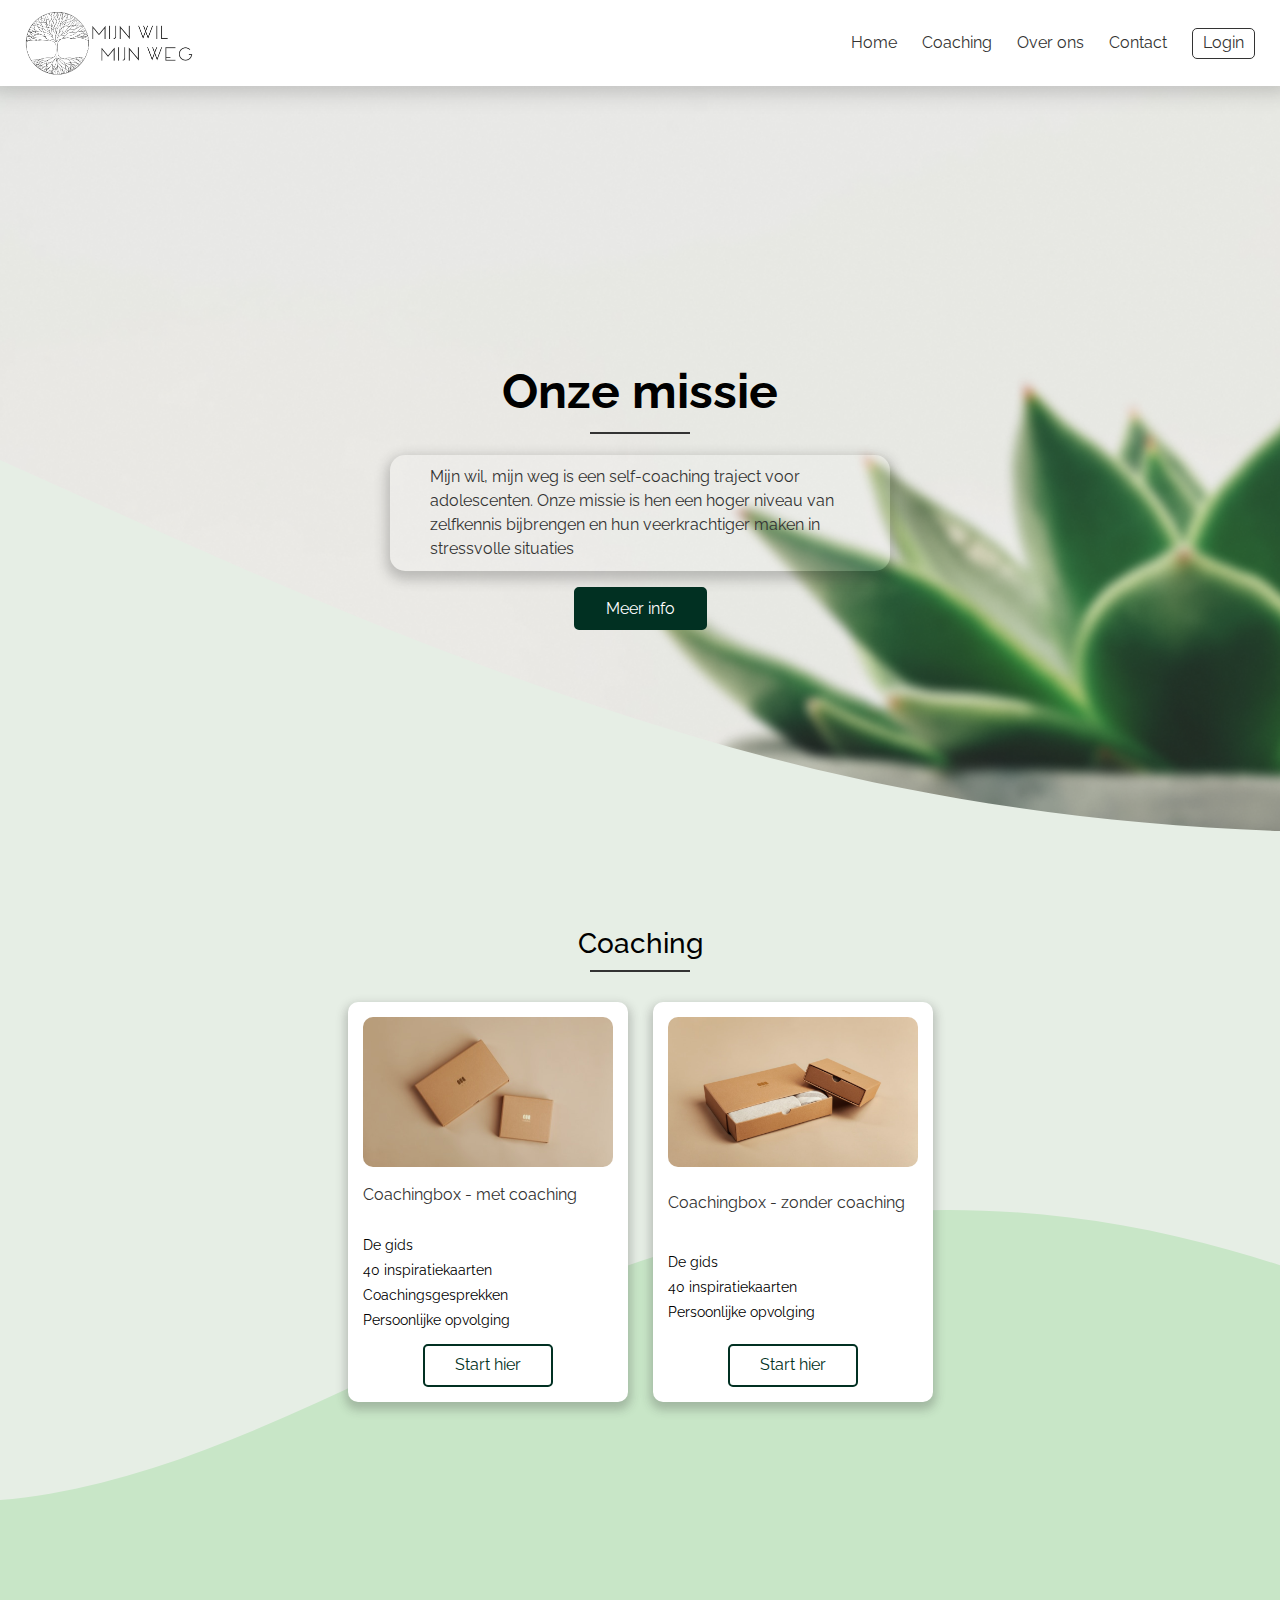
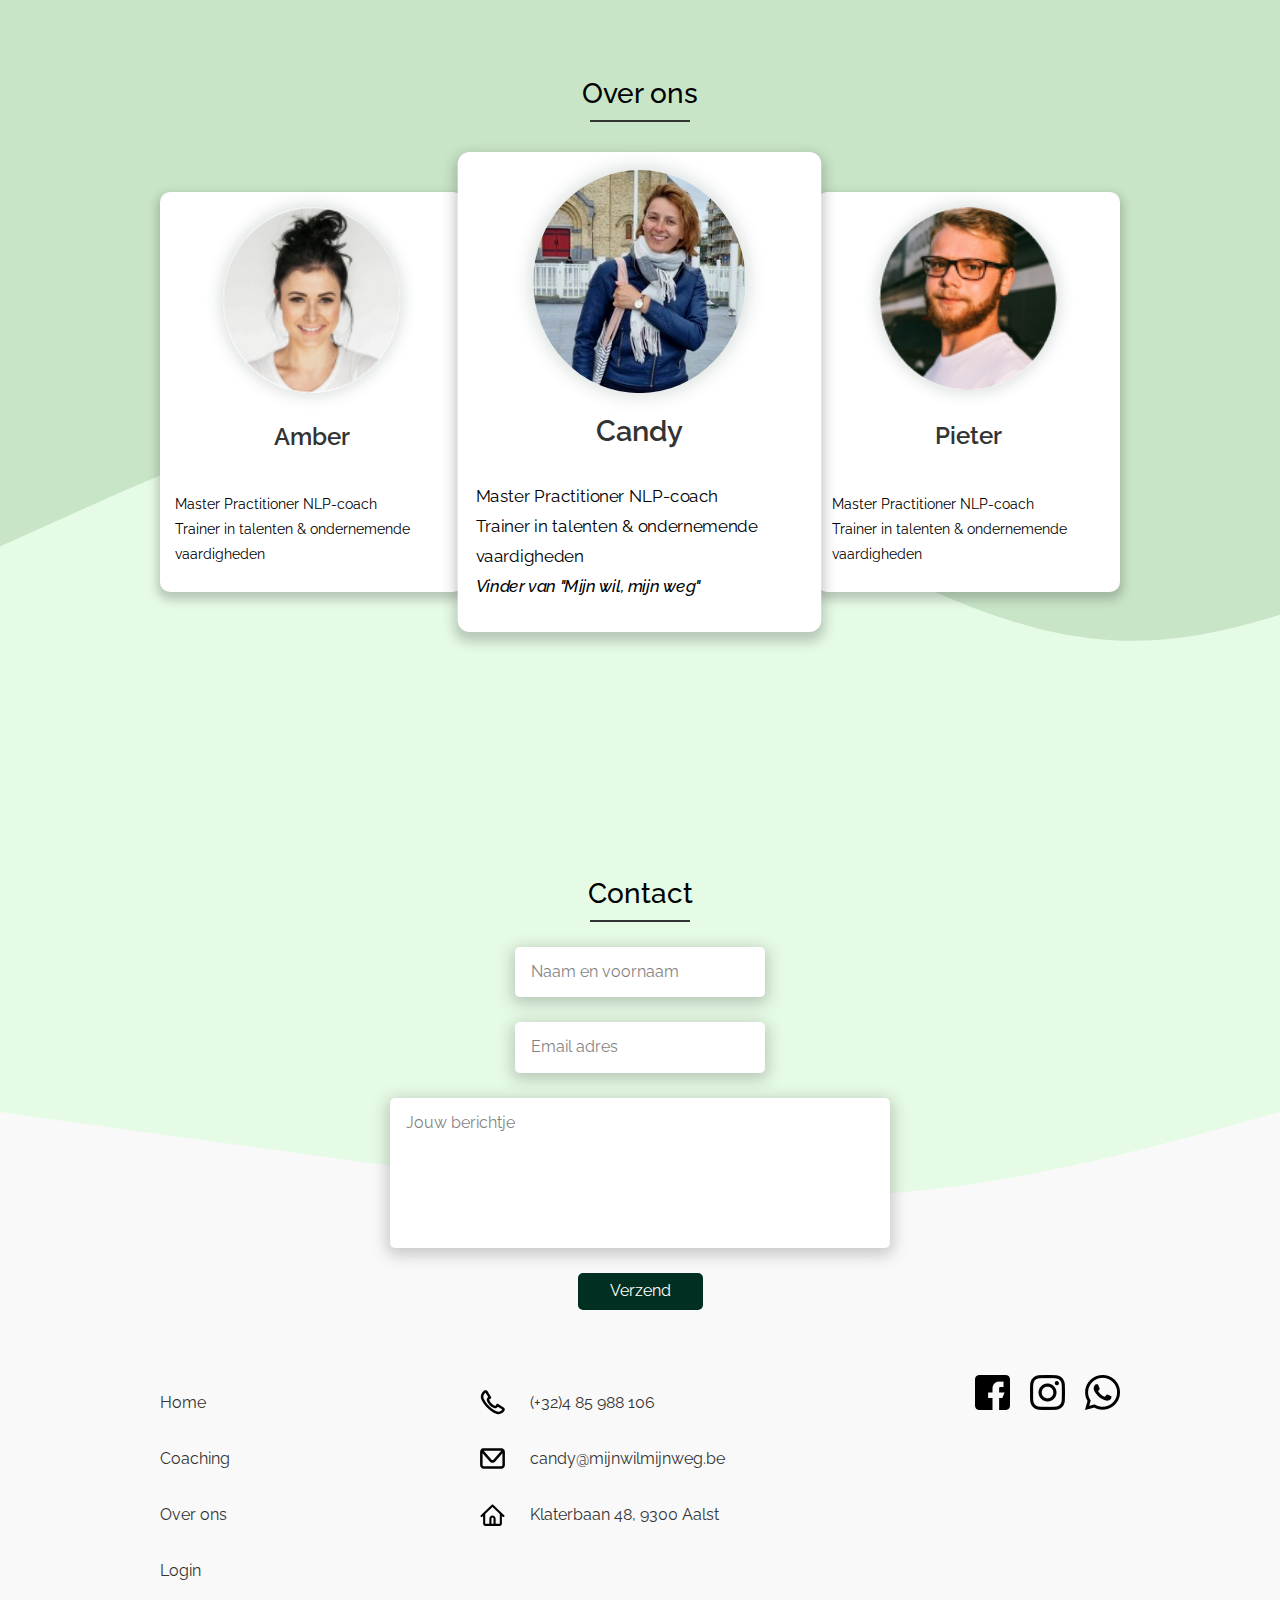
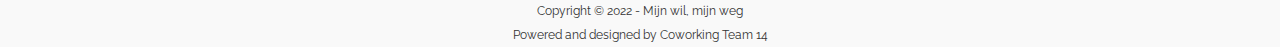
<file: index.html>
<!DOCTYPE html>
<html lang="en">
<head>
    <meta charset="UTF-8">
    <meta http-equiv="X-UA-Compatible" content="IE=edge">
    <meta name="viewport" content="width=device-width, initial-scale=1.0">

    <!--Stylesheet voor normalize en image replacement etc.-->
    <link rel="stylesheet" href="./styles/normalize.css">
    <link rel="stylesheet" href="./styles/common.css">
    <!--Hieronder hebben we de algemene stylesheet (kleurcodes, typografie etc) Bijna alles komt hier in-->
    <link rel="stylesheet" href="./styles/stylesheet.css">
    <!--Hieronder is het de specifieke stylesheet voor de homepage-->
    <link rel="stylesheet" href="./styles/homepage.css">

    <!--Font voor de website-->
    <link rel="preconnect" href="https://fonts.googleapis.com">
    <link rel="preconnect" href="https://fonts.gstatic.com" crossorigin>
    <link href="https://fonts.googleapis.com/css2?family=Raleway:ital,wght@0,100;0,200;0,300;0,400;0,500;0,600;0,700;0,800;0,900;1,100;1,200;1,300;1,400;1,500;1,600;1,700;1,800;1,900&display=swap" rel="stylesheet">
    
    <link rel="icon" type="image/x-icon" href="./assets/logo-favicon.png">
    <script src="./scripts/index.js" defer></script>
    <title>Mijn wil mijn weg - Online Coaching Traject - Candy Junius</title>
</head>
<body>
    <!-- HTML CODE GESCHREVEN DOOR LORAN MAES -->
    <header>
        <div>
            <a href="#" class="nav-logo-link">
                <img src="./assets/logo-big.png" alt="logo" class="logo">
            </a>
            <div class="hamburger" id="hamburger">
                <span></span><span></span><span></span>
            </div>
            <nav>
                <a href="#mission-home" class="nav-link">Home</a>
                <a href="#coaching-home" class="nav-link">Coaching</a>
                <a href="#about-home" class="nav-link">Over ons</a>
                <a href="#contact-home" class="nav-link">Contact</a>
                <a href="./Dashboard/" class="nav-link login">Login</a>
            </nav>
        </div>
    </header>

    <main>
        <div class="the-fold">
            <div class="container missie" id="mission-home">
                <h1 class="title">Onze missie</h1>
                <hr>
                <p class="subtitle">
                    Mijn wil, mijn weg is een self-coaching traject voor adolescenten.
    Onze missie is hen een hoger niveau van zelfkennis bijbrengen en
    hun veerkrachtiger maken in stressvolle situaties
                </p>
                <a href="./missie.html" class="button filled">Meer info</a>
            </div>
            <div class="vector vector-one"></div>
        </div>

        <div class="second">
            <div class="container coaching" id="coaching-home">
                <h2>Coaching</h2>
                <hr>
                <div class="card-container">
                    <div class="card buying">
                        <div class="img-box">
                            <img src="./assets/img/box-coaching.png" alt="Box voorbeeld met coaching">
                        </div>
                        <p>Coachingbox - met coaching</p>
                        <ul>
                            <li>De gids</li>
                            <li>40 inspiratiekaarten</li>
                            <li>Coachingsgesprekken</li>
                            <li>Persoonlijke opvolging</li>
                        </ul>
                        <a href="./pages/kooppagina-met-coach/" class="button open">Start hier</a>
                    </div>
    
                    <div class="card buying">
                        <div class="img-box">
                            <img src="./assets/img/box-zonder-coaching.png" alt="Box voorbeeld zonder coaching">
                        </div>
                        <p>Coachingbox - zonder coaching</p>
                        <ul>
                            <li>De gids</li>
                            <li>40 inspiratiekaarten</li>
                            <li>Persoonlijke opvolging</li>
                        </ul>
                        <a href="./pages/kooppagina-zonder-coach/" class="button open">Start hier</a>
                    </div>
                </div>
            </div>
            <div class="vector vector-two"></div>
        </div>

        <div class="third">
            <div class="container over-ons" id="about-home">
                <h2>Over ons</h2>
                <hr>
                <div class="card-container">
                    <div class="card card-coach">
                        <div class="img">
                            <img src="./assets/coaches/amber.png" alt="Coach amber" class="coach">
                        </div>
                        <p class="name">Amber</p>
                        <ul>
                            <li>Master Practitioner NLP-coach</li>
                            <li>Trainer in talenten &amp; ondernemende vaardigheden</li>
                        </ul>
                    </div>
                    <div class="card card-coach mid">
                        <div class="img">
                            <img src="./assets/img/candy.png" alt="Hoofdcoach Jenny" class="coach">
                        </div>
                        <p class="name">Candy</p>
                        <ul>
                            <li>Master Practitioner NLP-coach</li>
                            <li>Trainer in talenten &amp; ondernemende vaardigheden</li>
                            <li>Vinder van "Mijn wil, mijn weg"</li>
                        </ul>
                    </div>
                    <div class="card card-coach">
                        <div class="img">
                            <img src="./assets/coaches/pieter.png" alt="Coach pieter" class="coach">
                        </div>
                        <p class="name">Pieter</p>
                        <ul>
                            <li>Master Practitioner NLP-coach</li>
                            <li>Trainer in talenten &amp; ondernemende vaardigheden</li>
                        </ul>
                    </div>
                </div>
            </div>
            <div class="vector vector-three"></div>
        </div>

        <div class="fourth">
            <div class="container contact" id="contact-home">
                <h2>Contact</h2>
                <hr>
                <form action="#">
                    <label for="name">
                        <input type="text" name="name" id="name" autocomplete="name" required>
                        <span class="floating-label">Naam en voornaam</span>
                    </label>

                    <label for="email">
                        <input type="text" name="email" id="email" required>
                        <span class="floating-label">Email adres</span>
                    </label>
    
                    <label for="message">
                        <textarea name="message" id="message" cols="30" rows="10" required></textarea>
                        <span class="floating-label">Jouw berichtje</span>
                    </label>
                    <button class="filled">Verzend</button>
                </form>
            </div>
        </div>
    </main>

    <footer>
        <div class="vector-footer vector-four"></div>
        <div class="footer">
            <div class="top">
                <div class="left-footer">
                    <a href="#mission-home">Home</a>
                    <a href="#coaching-home">Coaching</a>
                    <a href="#about-home">Over ons</a>
                    <a href="#contact-home">Login</a>
                </div>
                <div class="mid-footer">
                    <div class="icons-text">
                        <img src="./assets/icons/phone-icon.svg" alt="icon phone footer" class="icon">
                        <p class="footer-text">(+32)4 85 988 106</p>
                    </div>
                    <div class="icons-text">
                        <img src="./assets/icons/mail-icon.svg" alt="icon mail footer" class="icon">
                        <p class="footer-text">candy@mijnwilmijnweg.be</p>
                    </div>
                    <div class="icons-text">
                        <img src="./assets/icons/home-icon.svg" alt="icon home footer" class="icon">
                        <p class="footer-text">Klaterbaan 48, 9300 Aalst</p>
                    </div>
                </div>
                <div class="socials">
                    <a href="https://www.facebook.com/Mijn-wil-mijn-weg-111542371351988/"><img src="./assets/icons/facebook-icon.png" alt="icon facebook footer" class="social-icon"></a>
                    <a href="https://www.instagram.com/explore/locations/111542371351988/mijn-wil-mijn-weg/"><img src="./assets/icons/instagram-icon.png" alt="icon instagram footer" class="social-icon"></a>
                    <a href="#"><img src="./assets/icons/whatsapp-icon.png" alt="icon whatsapp footer" class="social-icon"></a>
                </div>
            </div>
            <div class="bottom">
                <p class="light small">Copyright &copy; 2022 - Mijn wil, mijn weg</p>
                <p class="light small">Powered and designed by Coworking Team 14</p>
            </div>
        </div>
    </footer>
</body>
</html>
</file>
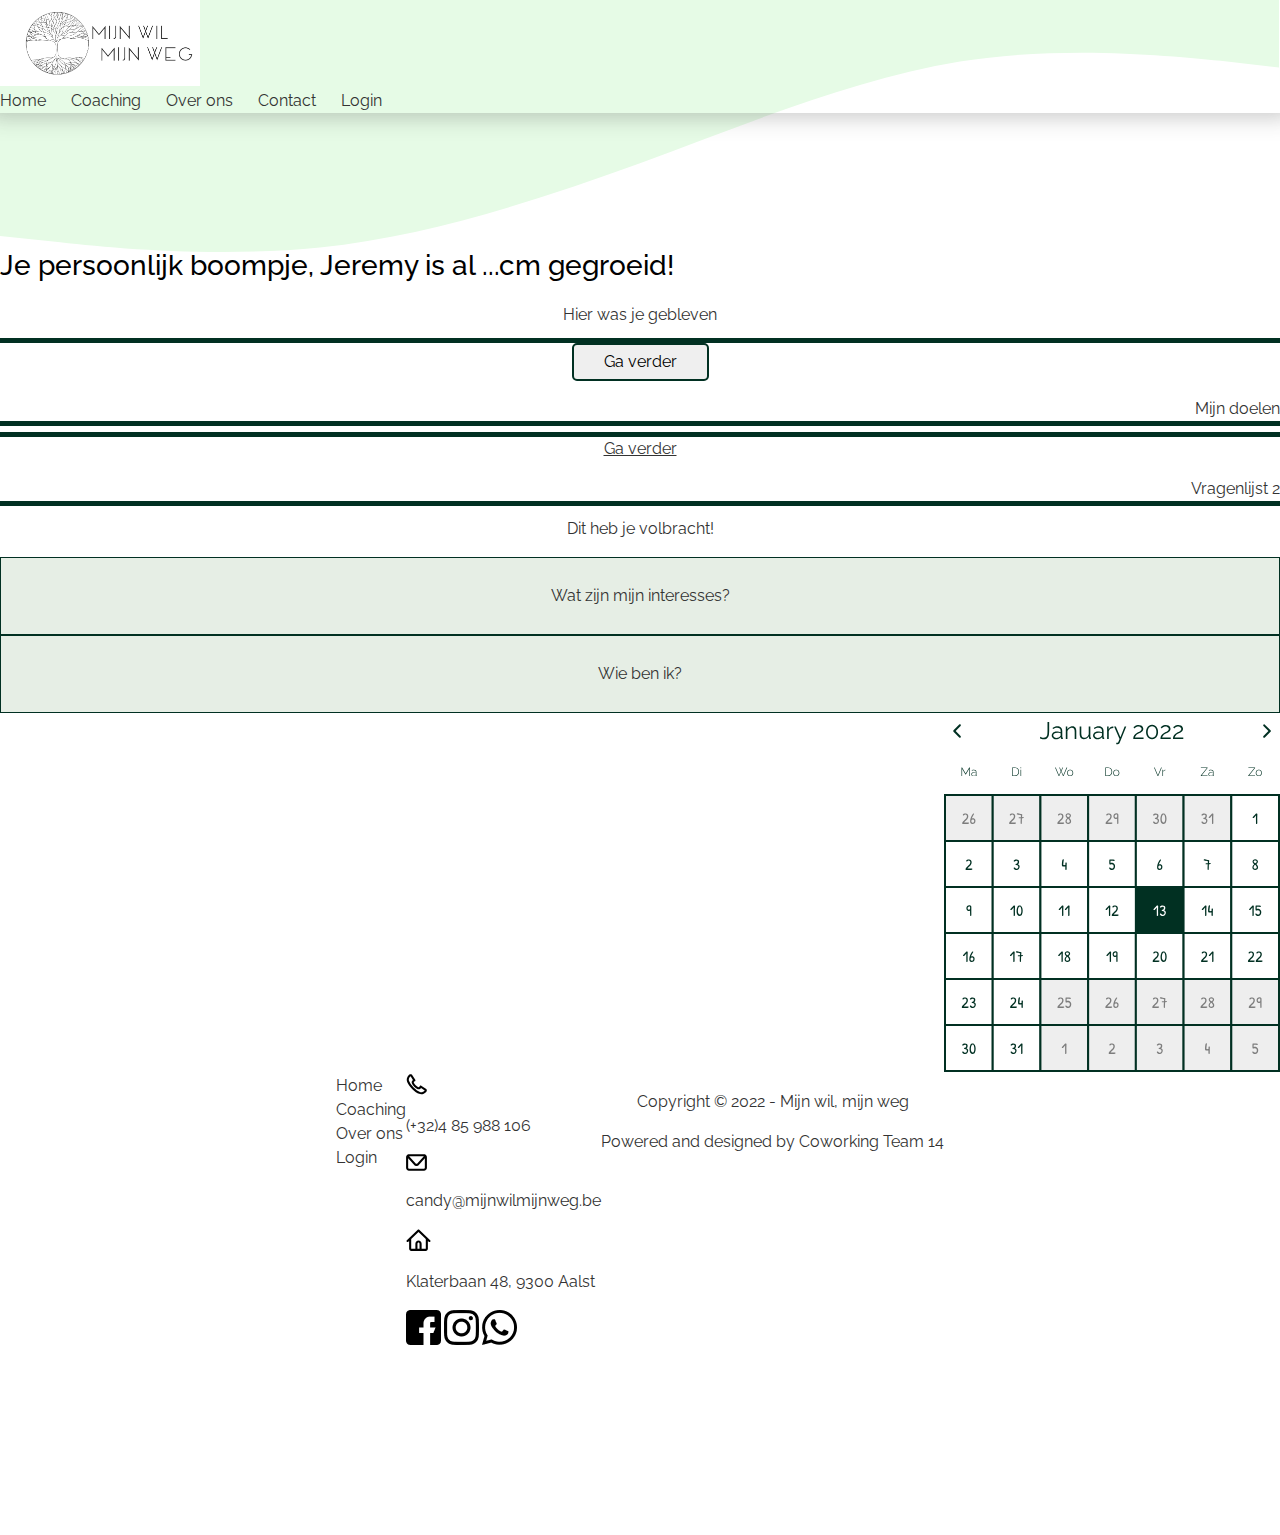
<file: Dashboard/index.html>
<!DOCTYPE html>
<html lang="en">
<head>
    <meta charset="UTF-8">
    <meta http-equiv="X-UA-Compatible" content="IE=edge">
    <meta name="viewport" content="width=device-width, initial-scale=1.0">

    
    <link rel="stylesheet" href="../styles/normalize.css">
    <link rel="stylesheet" href="../styles/common.css">
    <link rel="stylesheet" href="../styles/stylesheet.css">

    <link rel="stylesheet" href="../styles/dashboard.css">

    <!--Font voor de website-->
    <link rel="preconnect" href="https://fonts.googleapis.com">
    <link rel="preconnect" href="https://fonts.gstatic.com" crossorigin>
    <link href="https://fonts.googleapis.com/css2?family=Raleway:ital,wght@0,100;0,200;0,300;0,400;0,500;0,600;0,700;0,800;0,900;1,100;1,200;1,300;1,400;1,500;1,600;1,700;1,800;1,900&display=swap" rel="stylesheet">

    <title>Mijn wil mijn weg - Online Coaching Traject - Candy Junius</title>
</head>
<body>
<header>
    <img src="/assets/logo-big.png" alt="logo" class="logo">
    <nav>
        <a href="" class="nav-link">Home</a>
        <a href="" class="nav-link">Coaching</a>
        <a href="" class="nav-link">Over ons</a>
        <a href="" class="nav-link">Contact</a>
        <a href="" class="nav-link">Login</a>
    </nav>
</header>

<main>
    <div class="wave">
        <svg width="1279" height="252" viewBox="0 0 1279 252" fill="none" xmlns="http://www.w3.org/2000/svg">
            <path fill-rule="evenodd" clip-rule="evenodd" d="M0 236.109L53 241.375C107 247.519 213 258.052 320 247.519C427 236.109 533 201.877 640 163.257C747 123.76 853 78.9954 960 61.4409C1067 44.7641 1173 56.1745 1227 61.4409L1280 67.585V0H1227C1173 0 1067 0 960 0C853 0 747 0 640 0C533 0 427 0 320 0C213 0 107 0 53 0H0V236.109Z" fill="#E6FBE6"/>
            </svg>
           
    </div>

    <div class="container koptekst">
        <h1>Welkom terug, Pieter!</h1>
        <img src="../assets/icons/chatbot-icon.svg" alt="icon chatbot" class="icon">
        <img src="../assets/icons/settings-icon.svg" alt="icon settings" class="icon">
    </div>

    <div class="left-main">
        <h2>Je persoonlijk boompje, Jeremy is al ...cm gegroeid!</h2>

        <!--Hier boom plaatsen-->

    </div>

    <div class="mid-main">

        <p>Hier was je gebleven</p>

            <div class="container-gebleven">
                <button>Ga verder</button>
                <p class="p-gebleven">Mijn doelen</p>
            </div>

            <div class="container-gebleven">
                <a href="../vragenlijst1.html">Ga verder</a>
                <p class="p-gebleven">Vragenlijst 2</p>
            </div>

        <p>Dit heb je volbracht!</p>

            <div class="container-volbracht">
                <p>Wat zijn mijn interesses?</p>
            </div>

            <div class="container-volbracht">
                <p>Wie ben ik?</p>
            </div>
        
    
    
        
    </div>

    <div class="right-main">
        <svg width="336" height="359" viewBox="0 0 336 359" fill="none" xmlns="http://www.w3.org/2000/svg">
            <path d="M9.49995 18.8L15.2 24.4C15.6 24.8 16.2 24.8 16.6 24.4C17 24 17 23.4 16.6 23L11.7 18L16.6 13C17 12.6 17 12 16.6 11.6C16.4 11.4 16.2 11.3 15.9 11.3C15.6 11.3 15.4 11.4 15.2 11.6L9.49995 17.2C9.09995 17.7 9.09995 18.3 9.49995 18.8C9.49995 18.7 9.49995 18.7 9.49995 18.8Z" fill="#013022"/>
            <path d="M96.3707 23.864C96.7067 24.104 97.1467 24.312 97.6907 24.488C98.2507 24.664 98.8907 24.752 99.6107 24.752C100.443 24.752 101.115 24.616 101.627 24.344C102.139 24.056 102.531 23.632 102.803 23.072C103.075 22.496 103.259 21.784 103.355 20.936C103.451 20.088 103.499 19.096 103.499 17.96V8.96H105.179V17.624C105.179 18.904 105.115 20.072 104.987 21.128C104.859 22.184 104.611 23.096 104.243 23.864C103.875 24.632 103.323 25.224 102.587 25.64C101.851 26.056 100.875 26.264 99.6587 26.264C98.8747 26.264 98.1787 26.176 97.5707 26C96.9627 25.824 96.4027 25.56 95.8907 25.208L96.3707 23.864ZM107.714 22.4C107.714 21.616 107.938 20.944 108.386 20.384C108.834 19.808 109.45 19.368 110.234 19.064C111.034 18.744 111.954 18.584 112.994 18.584C113.602 18.584 114.234 18.632 114.89 18.728C115.546 18.824 116.13 18.968 116.642 19.16V18.104C116.642 17.048 116.33 16.208 115.706 15.584C115.082 14.96 114.218 14.648 113.114 14.648C112.442 14.648 111.778 14.776 111.122 15.032C110.482 15.272 109.81 15.632 109.106 16.112L108.482 14.96C109.298 14.4 110.098 13.984 110.882 13.712C111.666 13.424 112.466 13.28 113.282 13.28C114.818 13.28 116.034 13.72 116.93 14.6C117.826 15.48 118.274 16.696 118.274 18.248V24.032C118.274 24.256 118.322 24.424 118.418 24.536C118.514 24.632 118.666 24.688 118.874 24.704V26C118.698 26.016 118.546 26.032 118.418 26.048C118.29 26.064 118.194 26.064 118.13 26.048C117.73 26.032 117.426 25.904 117.218 25.664C117.01 25.424 116.898 25.168 116.882 24.896L116.858 23.984C116.298 24.704 115.57 25.264 114.674 25.664C113.778 26.048 112.866 26.24 111.938 26.24C111.138 26.24 110.41 26.072 109.754 25.736C109.114 25.384 108.61 24.92 108.242 24.344C107.89 23.752 107.714 23.104 107.714 22.4ZM116.09 23.36C116.266 23.136 116.402 22.92 116.498 22.712C116.594 22.504 116.642 22.32 116.642 22.16V20.336C116.098 20.128 115.53 19.968 114.938 19.856C114.362 19.744 113.778 19.688 113.186 19.688C112.018 19.688 111.074 19.92 110.354 20.384C109.634 20.848 109.274 21.48 109.274 22.28C109.274 22.744 109.394 23.184 109.634 23.6C109.874 24 110.226 24.336 110.69 24.608C111.154 24.864 111.698 24.992 112.322 24.992C113.106 24.992 113.834 24.84 114.506 24.536C115.194 24.232 115.722 23.84 116.09 23.36ZM132.312 26H130.68V19.016C130.68 17.544 130.464 16.472 130.032 15.8C129.6 15.112 128.92 14.768 127.992 14.768C127.352 14.768 126.72 14.928 126.096 15.248C125.472 15.552 124.92 15.976 124.44 16.52C123.976 17.048 123.64 17.656 123.432 18.344V26H121.8V13.496H123.288V16.328C123.624 15.72 124.064 15.192 124.608 14.744C125.152 14.28 125.768 13.92 126.456 13.664C127.144 13.408 127.856 13.28 128.592 13.28C129.28 13.28 129.864 13.408 130.344 13.664C130.824 13.92 131.208 14.288 131.496 14.768C131.784 15.232 131.992 15.8 132.12 16.472C132.248 17.128 132.312 17.864 132.312 18.68V26ZM135.672 20.84V13.496H137.304V20.552C137.304 21.976 137.544 23.04 138.024 23.744C138.52 24.448 139.248 24.8 140.208 24.8C140.848 24.8 141.464 24.664 142.056 24.392C142.664 24.104 143.2 23.704 143.664 23.192C144.128 22.664 144.48 22.056 144.72 21.368V13.496H146.352V24.032C146.352 24.256 146.4 24.424 146.496 24.536C146.592 24.632 146.736 24.688 146.928 24.704V26C146.736 26.016 146.584 26.024 146.472 26.024C146.36 26.04 146.256 26.048 146.16 26.048C145.84 26.016 145.56 25.888 145.32 25.664C145.096 25.44 144.976 25.168 144.96 24.848L144.912 23.168C144.368 24.128 143.624 24.88 142.68 25.424C141.752 25.968 140.744 26.24 139.656 26.24C138.344 26.24 137.352 25.784 136.68 24.872C136.008 23.96 135.672 22.616 135.672 20.84ZM149.034 22.4C149.034 21.616 149.258 20.944 149.706 20.384C150.154 19.808 150.77 19.368 151.554 19.064C152.354 18.744 153.274 18.584 154.314 18.584C154.922 18.584 155.554 18.632 156.21 18.728C156.866 18.824 157.45 18.968 157.962 19.16V18.104C157.962 17.048 157.65 16.208 157.026 15.584C156.402 14.96 155.538 14.648 154.434 14.648C153.762 14.648 153.098 14.776 152.442 15.032C151.802 15.272 151.13 15.632 150.426 16.112L149.802 14.96C150.618 14.4 151.418 13.984 152.202 13.712C152.986 13.424 153.786 13.28 154.602 13.28C156.138 13.28 157.354 13.72 158.25 14.6C159.146 15.48 159.594 16.696 159.594 18.248V24.032C159.594 24.256 159.642 24.424 159.738 24.536C159.834 24.632 159.986 24.688 160.194 24.704V26C160.018 26.016 159.866 26.032 159.738 26.048C159.61 26.064 159.514 26.064 159.45 26.048C159.05 26.032 158.746 25.904 158.538 25.664C158.33 25.424 158.218 25.168 158.202 24.896L158.178 23.984C157.618 24.704 156.89 25.264 155.994 25.664C155.098 26.048 154.186 26.24 153.258 26.24C152.458 26.24 151.73 26.072 151.074 25.736C150.434 25.384 149.93 24.92 149.562 24.344C149.21 23.752 149.034 23.104 149.034 22.4ZM157.41 23.36C157.586 23.136 157.722 22.92 157.818 22.712C157.914 22.504 157.962 22.32 157.962 22.16V20.336C157.418 20.128 156.85 19.968 156.258 19.856C155.682 19.744 155.098 19.688 154.506 19.688C153.338 19.688 152.394 19.92 151.674 20.384C150.954 20.848 150.594 21.48 150.594 22.28C150.594 22.744 150.714 23.184 150.954 23.6C151.194 24 151.546 24.336 152.01 24.608C152.474 24.864 153.018 24.992 153.642 24.992C154.426 24.992 155.154 24.84 155.826 24.536C156.514 24.232 157.042 23.84 157.41 23.36ZM169.36 14.936C168.272 14.968 167.312 15.272 166.48 15.848C165.664 16.424 165.088 17.216 164.752 18.224V26H163.12V13.496H164.656V16.496C165.088 15.616 165.656 14.904 166.36 14.36C167.08 13.816 167.84 13.512 168.64 13.448C168.8 13.432 168.936 13.424 169.048 13.424C169.176 13.424 169.28 13.432 169.36 13.448V14.936ZM172.254 29.84C172.478 29.856 172.694 29.864 172.902 29.864C173.11 29.88 173.262 29.872 173.358 29.84C173.55 29.808 173.734 29.696 173.91 29.504C174.086 29.312 174.294 28.944 174.534 28.4C174.774 27.856 175.11 27.056 175.542 26L170.094 13.496H171.822L176.406 24.32L180.63 13.496H182.262L175.782 29.624C175.67 29.928 175.502 30.208 175.278 30.464C175.054 30.736 174.774 30.944 174.438 31.088C174.118 31.248 173.718 31.336 173.238 31.352C173.094 31.368 172.942 31.368 172.782 31.352C172.638 31.352 172.462 31.336 172.254 31.304V29.84ZM189.259 26C189.259 25.456 189.307 24.912 189.403 24.368C189.499 23.808 189.683 23.256 189.955 22.712C190.227 22.168 190.627 21.648 191.155 21.152C191.683 20.64 192.379 20.16 193.243 19.712C193.707 19.472 194.187 19.24 194.683 19.016C195.179 18.776 195.643 18.52 196.075 18.248C196.523 17.96 196.875 17.64 197.131 17.288C197.403 16.92 197.539 16.488 197.539 15.992C197.539 15.592 197.419 15.2 197.179 14.816C196.955 14.432 196.603 14.12 196.123 13.88C195.659 13.64 195.075 13.52 194.371 13.52C193.859 13.52 193.395 13.592 192.979 13.736C192.563 13.88 192.195 14.064 191.875 14.288C191.555 14.496 191.283 14.712 191.059 14.936C190.835 15.144 190.651 15.32 190.507 15.464L189.475 14.336C189.555 14.24 189.731 14.072 190.003 13.832C190.291 13.576 190.651 13.312 191.083 13.04C191.531 12.768 192.051 12.536 192.643 12.344C193.251 12.152 193.915 12.056 194.635 12.056C195.611 12.056 196.443 12.232 197.131 12.584C197.835 12.92 198.371 13.376 198.739 13.952C199.107 14.528 199.291 15.152 199.291 15.824C199.291 16.48 199.147 17.048 198.859 17.528C198.587 17.992 198.227 18.4 197.779 18.752C197.347 19.088 196.891 19.384 196.411 19.64C195.947 19.88 195.523 20.088 195.139 20.264C194.387 20.616 193.755 20.968 193.243 21.32C192.731 21.672 192.323 22.032 192.019 22.4C191.715 22.752 191.475 23.104 191.299 23.456C191.139 23.792 191.027 24.144 190.963 24.512H199.555V26H189.259ZM214.087 18.968C214.087 20.376 213.823 21.632 213.295 22.736C212.783 23.824 212.071 24.68 211.159 25.304C210.247 25.928 209.215 26.24 208.063 26.24C206.911 26.24 205.879 25.928 204.967 25.304C204.071 24.68 203.359 23.824 202.831 22.736C202.303 21.632 202.039 20.376 202.039 18.968C202.039 17.56 202.303 16.312 202.831 15.224C203.359 14.12 204.071 13.256 204.967 12.632C205.879 11.992 206.911 11.672 208.063 11.672C209.215 11.672 210.247 11.992 211.159 12.632C212.071 13.256 212.783 14.12 213.295 15.224C213.823 16.312 214.087 17.56 214.087 18.968ZM212.431 18.968C212.431 17.832 212.247 16.832 211.879 15.968C211.511 15.104 210.999 14.432 210.343 13.952C209.687 13.456 208.927 13.208 208.063 13.208C207.199 13.208 206.439 13.456 205.783 13.952C205.127 14.432 204.607 15.104 204.223 15.968C203.855 16.832 203.671 17.832 203.671 18.968C203.671 20.104 203.855 21.104 204.223 21.968C204.607 22.832 205.127 23.504 205.783 23.984C206.439 24.464 207.199 24.704 208.063 24.704C208.927 24.704 209.687 24.464 210.343 23.984C210.999 23.488 211.511 22.816 211.879 21.968C212.247 21.104 212.431 20.104 212.431 18.968ZM216.47 26C216.47 25.456 216.518 24.912 216.614 24.368C216.71 23.808 216.894 23.256 217.166 22.712C217.438 22.168 217.838 21.648 218.366 21.152C218.894 20.64 219.59 20.16 220.454 19.712C220.918 19.472 221.398 19.24 221.894 19.016C222.39 18.776 222.854 18.52 223.286 18.248C223.734 17.96 224.086 17.64 224.342 17.288C224.614 16.92 224.75 16.488 224.75 15.992C224.75 15.592 224.63 15.2 224.39 14.816C224.166 14.432 223.814 14.12 223.334 13.88C222.87 13.64 222.286 13.52 221.582 13.52C221.07 13.52 220.606 13.592 220.19 13.736C219.774 13.88 219.406 14.064 219.086 14.288C218.766 14.496 218.494 14.712 218.27 14.936C218.046 15.144 217.862 15.32 217.718 15.464L216.686 14.336C216.766 14.24 216.942 14.072 217.214 13.832C217.502 13.576 217.862 13.312 218.294 13.04C218.742 12.768 219.262 12.536 219.854 12.344C220.462 12.152 221.126 12.056 221.846 12.056C222.822 12.056 223.654 12.232 224.342 12.584C225.046 12.92 225.582 13.376 225.95 13.952C226.318 14.528 226.502 15.152 226.502 15.824C226.502 16.48 226.358 17.048 226.07 17.528C225.798 17.992 225.438 18.4 224.99 18.752C224.558 19.088 224.102 19.384 223.622 19.64C223.158 19.88 222.734 20.088 222.35 20.264C221.598 20.616 220.966 20.968 220.454 21.32C219.942 21.672 219.534 22.032 219.23 22.4C218.926 22.752 218.686 23.104 218.51 23.456C218.35 23.792 218.238 24.144 218.174 24.512H226.766V26H216.47ZM228.986 26C228.986 25.456 229.034 24.912 229.13 24.368C229.226 23.808 229.41 23.256 229.682 22.712C229.954 22.168 230.354 21.648 230.882 21.152C231.41 20.64 232.106 20.16 232.97 19.712C233.434 19.472 233.914 19.24 234.41 19.016C234.906 18.776 235.37 18.52 235.802 18.248C236.25 17.96 236.602 17.64 236.858 17.288C237.13 16.92 237.266 16.488 237.266 15.992C237.266 15.592 237.146 15.2 236.906 14.816C236.682 14.432 236.33 14.12 235.85 13.88C235.386 13.64 234.802 13.52 234.098 13.52C233.586 13.52 233.122 13.592 232.706 13.736C232.29 13.88 231.922 14.064 231.602 14.288C231.282 14.496 231.01 14.712 230.786 14.936C230.562 15.144 230.378 15.32 230.234 15.464L229.202 14.336C229.282 14.24 229.458 14.072 229.73 13.832C230.018 13.576 230.378 13.312 230.81 13.04C231.258 12.768 231.778 12.536 232.37 12.344C232.978 12.152 233.642 12.056 234.362 12.056C235.338 12.056 236.17 12.232 236.858 12.584C237.562 12.92 238.098 13.376 238.466 13.952C238.834 14.528 239.018 15.152 239.018 15.824C239.018 16.48 238.874 17.048 238.586 17.528C238.314 17.992 237.954 18.4 237.506 18.752C237.074 19.088 236.618 19.384 236.138 19.64C235.674 19.88 235.25 20.088 234.866 20.264C234.114 20.616 233.482 20.968 232.97 21.32C232.458 21.672 232.05 22.032 231.746 22.4C231.442 22.752 231.202 23.104 231.026 23.456C230.866 23.792 230.754 24.144 230.69 24.512H239.282V26H228.986Z" fill="#013022"/>
            <path d="M326.54 17.29L320.88 11.64C320.787 11.5463 320.676 11.4719 320.555 11.4211C320.433 11.3704 320.302 11.3442 320.17 11.3442C320.038 11.3442 319.907 11.3704 319.785 11.4211C319.664 11.4719 319.553 11.5463 319.46 11.64C319.274 11.8274 319.169 12.0809 319.169 12.345C319.169 12.6092 319.274 12.8627 319.46 13.05L324.41 18.05L319.46 23C319.274 23.1874 319.169 23.4409 319.169 23.705C319.169 23.9692 319.274 24.2227 319.46 24.41C319.553 24.5045 319.663 24.5797 319.785 24.6312C319.907 24.6827 320.038 24.7095 320.17 24.71C320.302 24.7095 320.433 24.6827 320.555 24.6312C320.677 24.5797 320.787 24.5045 320.88 24.41L326.54 18.76C326.641 18.6664 326.722 18.5527 326.778 18.4262C326.833 18.2997 326.862 18.1631 326.862 18.025C326.862 17.8869 326.833 17.7503 326.778 17.6238C326.722 17.4973 326.641 17.3837 326.54 17.29Z" fill="#013022"/>
            <path d="M25.2165 63V55.668L21.8685 61.404H21.4605L18.1125 55.668V63H17.5005V54.48H18.1125L21.6645 60.576L25.2165 54.48H25.8285V63H25.2165ZM27.3045 61.2C27.3045 60.824 27.4165 60.5 27.6405 60.228C27.8645 59.948 28.1725 59.732 28.5645 59.58C28.9565 59.42 29.4085 59.34 29.9205 59.34C30.2405 59.34 30.5725 59.368 30.9165 59.424C31.2605 59.48 31.5685 59.556 31.8405 59.652V59.064C31.8405 58.488 31.6725 58.028 31.3365 57.684C31.0085 57.34 30.5525 57.168 29.9685 57.168C29.6565 57.168 29.3325 57.232 28.9965 57.36C28.6605 57.488 28.3165 57.672 27.9645 57.912L27.7125 57.48C28.1205 57.208 28.5125 57.004 28.8885 56.868C29.2725 56.724 29.6525 56.652 30.0285 56.652C30.7725 56.652 31.3605 56.872 31.7925 57.312C32.2245 57.752 32.4405 58.352 32.4405 59.112V62.208C32.4405 62.304 32.4605 62.376 32.5005 62.424C32.5485 62.472 32.6165 62.5 32.7045 62.508V63C32.6325 63.008 32.5725 63.012 32.5245 63.012C32.4765 63.012 32.4365 63.012 32.4045 63.012C32.2525 62.988 32.1325 62.924 32.0445 62.82C31.9645 62.716 31.9205 62.6 31.9125 62.472V61.98C31.6245 62.34 31.2525 62.62 30.7965 62.82C30.3485 63.02 29.8765 63.12 29.3805 63.12C28.9885 63.12 28.6325 63.036 28.3125 62.868C28.0005 62.7 27.7525 62.472 27.5685 62.184C27.3925 61.888 27.3045 61.56 27.3045 61.2ZM31.6005 61.716C31.6805 61.612 31.7405 61.512 31.7805 61.416C31.8205 61.32 31.8405 61.232 31.8405 61.152V60.12C31.5525 60.008 31.2525 59.924 30.9405 59.868C30.6285 59.812 30.3085 59.784 29.9805 59.784C29.3565 59.784 28.8485 59.908 28.4565 60.156C28.0725 60.404 27.8805 60.74 27.8805 61.164C27.8805 61.428 27.9485 61.672 28.0845 61.896C28.2205 62.12 28.4085 62.3 28.6485 62.436C28.8965 62.572 29.1805 62.64 29.5005 62.64C29.9485 62.64 30.3605 62.556 30.7365 62.388C31.1205 62.212 31.4085 61.988 31.6005 61.716Z" fill="#013022"/>
            <path d="M68.168 63V54.48H71C71.904 54.48 72.652 54.672 73.244 55.056C73.844 55.432 74.292 55.944 74.588 56.592C74.892 57.232 75.044 57.944 75.044 58.728C75.044 59.592 74.88 60.344 74.552 60.984C74.224 61.624 73.756 62.12 73.148 62.472C72.54 62.824 71.824 63 71 63H68.168ZM74.432 58.728C74.432 58.016 74.296 57.38 74.024 56.82C73.76 56.26 73.372 55.824 72.86 55.512C72.356 55.192 71.736 55.032 71 55.032H68.78V62.448H71C71.744 62.448 72.372 62.284 72.884 61.956C73.396 61.628 73.78 61.184 74.036 60.624C74.3 60.056 74.432 59.424 74.432 58.728ZM76.5427 63V56.76H77.1427V63H76.5427ZM76.5427 55.344V54.24H77.1427V55.344H76.5427Z" fill="#013022"/>
            <path d="M115.255 54.54H115.855L117.127 57.636L118.399 54.54H118.999L117.499 58.128L119.287 62.28L122.551 54.48H123.223L119.575 63H119.011L117.139 58.62L115.255 63H114.691L111.055 54.48H111.715L114.991 62.28L116.755 58.128L115.255 54.54ZM126.146 63.12C125.706 63.12 125.298 63.036 124.922 62.868C124.554 62.7 124.234 62.468 123.962 62.172C123.69 61.868 123.478 61.52 123.326 61.128C123.174 60.736 123.098 60.324 123.098 59.892C123.098 59.452 123.174 59.04 123.326 58.656C123.478 58.264 123.69 57.92 123.962 57.624C124.242 57.32 124.566 57.084 124.934 56.916C125.31 56.74 125.714 56.652 126.146 56.652C126.578 56.652 126.978 56.74 127.346 56.916C127.714 57.084 128.038 57.32 128.318 57.624C128.598 57.92 128.814 58.264 128.966 58.656C129.118 59.04 129.194 59.452 129.194 59.892C129.194 60.324 129.118 60.736 128.966 61.128C128.814 61.52 128.598 61.868 128.318 62.172C128.046 62.468 127.722 62.7 127.346 62.868C126.978 63.036 126.578 63.12 126.146 63.12ZM123.698 59.916C123.698 60.404 123.806 60.852 124.022 61.26C124.246 61.66 124.542 61.98 124.91 62.22C125.278 62.46 125.686 62.58 126.134 62.58C126.582 62.58 126.99 62.46 127.358 62.22C127.734 61.972 128.03 61.644 128.246 61.236C128.47 60.82 128.582 60.368 128.582 59.88C128.582 59.392 128.47 58.944 128.246 58.536C128.03 58.128 127.734 57.804 127.358 57.564C126.99 57.316 126.586 57.192 126.146 57.192C125.698 57.192 125.29 57.316 124.922 57.564C124.554 57.812 124.258 58.14 124.034 58.548C123.81 58.956 123.698 59.412 123.698 59.916Z" fill="#013022"/>
            <path d="M161.288 63V54.48H164.12C165.024 54.48 165.772 54.672 166.364 55.056C166.964 55.432 167.412 55.944 167.708 56.592C168.012 57.232 168.164 57.944 168.164 58.728C168.164 59.592 168 60.344 167.672 60.984C167.344 61.624 166.876 62.12 166.268 62.472C165.66 62.824 164.944 63 164.12 63H161.288ZM167.552 58.728C167.552 58.016 167.416 57.38 167.144 56.82C166.88 56.26 166.492 55.824 165.98 55.512C165.476 55.192 164.856 55.032 164.12 55.032H161.9V62.448H164.12C164.864 62.448 165.492 62.284 166.004 61.956C166.516 61.628 166.9 61.184 167.156 60.624C167.42 60.056 167.552 59.424 167.552 58.728ZM172.279 63.12C171.839 63.12 171.431 63.036 171.055 62.868C170.687 62.7 170.367 62.468 170.095 62.172C169.823 61.868 169.611 61.52 169.459 61.128C169.307 60.736 169.231 60.324 169.231 59.892C169.231 59.452 169.307 59.04 169.459 58.656C169.611 58.264 169.823 57.92 170.095 57.624C170.375 57.32 170.699 57.084 171.067 56.916C171.443 56.74 171.847 56.652 172.279 56.652C172.711 56.652 173.111 56.74 173.479 56.916C173.847 57.084 174.171 57.32 174.451 57.624C174.731 57.92 174.947 58.264 175.099 58.656C175.251 59.04 175.327 59.452 175.327 59.892C175.327 60.324 175.251 60.736 175.099 61.128C174.947 61.52 174.731 61.868 174.451 62.172C174.179 62.468 173.855 62.7 173.479 62.868C173.111 63.036 172.711 63.12 172.279 63.12ZM169.831 59.916C169.831 60.404 169.939 60.852 170.155 61.26C170.379 61.66 170.675 61.98 171.043 62.22C171.411 62.46 171.819 62.58 172.267 62.58C172.715 62.58 173.123 62.46 173.491 62.22C173.867 61.972 174.163 61.644 174.379 61.236C174.603 60.82 174.715 60.368 174.715 59.88C174.715 59.392 174.603 58.944 174.379 58.536C174.163 58.128 173.867 57.804 173.491 57.564C173.123 57.316 172.719 57.192 172.279 57.192C171.831 57.192 171.423 57.316 171.055 57.564C170.687 57.812 170.391 58.14 170.167 58.548C169.943 58.956 169.831 59.412 169.831 59.916Z" fill="#013022"/>
            <path d="M210.665 54.48L213.905 62.232L217.145 54.48H217.793L214.205 63H213.617L210.017 54.48H210.665ZM221.389 57.3C220.829 57.316 220.337 57.484 219.913 57.804C219.497 58.116 219.205 58.548 219.037 59.1V63H218.437V56.76H219.013V58.296C219.229 57.856 219.517 57.5 219.877 57.228C220.237 56.948 220.617 56.788 221.017 56.748C221.097 56.74 221.169 56.736 221.233 56.736C221.297 56.736 221.349 56.736 221.389 56.736V57.3Z" fill="#013022"/>
            <path d="M256.804 62.496L262.864 55.032H256.888V54.48H263.584V54.984L257.572 62.448H263.56V63H256.804V62.496ZM264.388 61.2C264.388 60.824 264.5 60.5 264.724 60.228C264.948 59.948 265.256 59.732 265.648 59.58C266.04 59.42 266.492 59.34 267.004 59.34C267.324 59.34 267.656 59.368 268 59.424C268.344 59.48 268.652 59.556 268.924 59.652V59.064C268.924 58.488 268.756 58.028 268.42 57.684C268.092 57.34 267.636 57.168 267.052 57.168C266.74 57.168 266.416 57.232 266.08 57.36C265.744 57.488 265.4 57.672 265.048 57.912L264.796 57.48C265.204 57.208 265.596 57.004 265.972 56.868C266.356 56.724 266.736 56.652 267.112 56.652C267.856 56.652 268.444 56.872 268.876 57.312C269.308 57.752 269.524 58.352 269.524 59.112V62.208C269.524 62.304 269.544 62.376 269.584 62.424C269.632 62.472 269.7 62.5 269.788 62.508V63C269.716 63.008 269.656 63.012 269.608 63.012C269.56 63.012 269.52 63.012 269.488 63.012C269.336 62.988 269.216 62.924 269.128 62.82C269.048 62.716 269.004 62.6 268.996 62.472V61.98C268.708 62.34 268.336 62.62 267.88 62.82C267.432 63.02 266.96 63.12 266.464 63.12C266.072 63.12 265.716 63.036 265.396 62.868C265.084 62.7 264.836 62.472 264.652 62.184C264.476 61.888 264.388 61.56 264.388 61.2ZM268.684 61.716C268.764 61.612 268.824 61.512 268.864 61.416C268.904 61.32 268.924 61.232 268.924 61.152V60.12C268.636 60.008 268.336 59.924 268.024 59.868C267.712 59.812 267.392 59.784 267.064 59.784C266.44 59.784 265.932 59.908 265.54 60.156C265.156 60.404 264.964 60.74 264.964 61.164C264.964 61.428 265.032 61.672 265.168 61.896C265.304 62.12 265.492 62.3 265.732 62.436C265.98 62.572 266.264 62.64 266.584 62.64C267.032 62.64 267.444 62.556 267.82 62.388C268.204 62.212 268.492 61.988 268.684 61.716Z" fill="#013022"/>
            <path d="M304.29 62.496L310.35 55.032H304.374V54.48H311.07V54.984L305.058 62.448H311.046V63H304.29V62.496ZM314.806 63.12C314.366 63.12 313.958 63.036 313.582 62.868C313.214 62.7 312.894 62.468 312.622 62.172C312.35 61.868 312.138 61.52 311.986 61.128C311.834 60.736 311.758 60.324 311.758 59.892C311.758 59.452 311.834 59.04 311.986 58.656C312.138 58.264 312.35 57.92 312.622 57.624C312.902 57.32 313.226 57.084 313.594 56.916C313.97 56.74 314.374 56.652 314.806 56.652C315.238 56.652 315.638 56.74 316.006 56.916C316.374 57.084 316.698 57.32 316.978 57.624C317.258 57.92 317.474 58.264 317.626 58.656C317.778 59.04 317.854 59.452 317.854 59.892C317.854 60.324 317.778 60.736 317.626 61.128C317.474 61.52 317.258 61.868 316.978 62.172C316.706 62.468 316.382 62.7 316.006 62.868C315.638 63.036 315.238 63.12 314.806 63.12ZM312.358 59.916C312.358 60.404 312.466 60.852 312.682 61.26C312.906 61.66 313.202 61.98 313.57 62.22C313.938 62.46 314.346 62.58 314.794 62.58C315.242 62.58 315.65 62.46 316.018 62.22C316.394 61.972 316.69 61.644 316.906 61.236C317.13 60.82 317.242 60.368 317.242 59.88C317.242 59.392 317.13 58.944 316.906 58.536C316.69 58.128 316.394 57.804 316.018 57.564C315.65 57.316 315.246 57.192 314.806 57.192C314.358 57.192 313.95 57.316 313.582 57.564C313.214 57.812 312.918 58.14 312.694 58.548C312.47 58.956 312.358 59.412 312.358 59.916Z" fill="#013022"/>
            <g clip-path="url(#clip0_150_4070)">
            <path d="M1 82H48.7143V128H1V82Z" fill="#EEEEEE"/>
            <path d="M22.4477 111.032L20.0957 111C19.989 111 19.8823 111 19.7757 111C18.7197 111 18.1917 110.797 18.1917 110.392C18.1917 110.104 18.245 109.832 18.3517 109.576C18.4583 109.32 18.5597 109.128 18.6557 109C18.7517 108.872 18.9437 108.659 19.2317 108.36C19.5197 108.061 19.7277 107.837 19.8557 107.688C19.9837 107.539 20.3677 107.16 21.0077 106.552C21.6583 105.944 22.1437 105.395 22.4637 104.904C22.7943 104.413 22.9597 103.896 22.9597 103.352C22.9597 102.509 22.6237 101.965 21.9517 101.72C21.7597 101.656 21.5623 101.624 21.3597 101.624C20.901 101.624 20.4423 101.821 19.9837 102.216C19.8023 102.387 19.6103 102.472 19.4077 102.472C19.3437 102.472 19.285 102.467 19.2317 102.456C18.965 102.392 18.8317 102.205 18.8317 101.896C18.8317 101.48 19.125 101.133 19.7117 100.856C20.341 100.557 21.0237 100.408 21.7597 100.408C22.5063 100.408 23.1143 100.68 23.5837 101.224C24.0637 101.757 24.3037 102.424 24.3037 103.224C24.3037 104.365 23.9517 105.347 23.2477 106.168C22.917 106.552 22.581 106.909 22.2397 107.24C21.1623 108.264 20.4423 109.043 20.0797 109.576C20.5597 109.608 21.1517 109.624 21.8557 109.624C22.5703 109.624 23.4503 109.581 24.4957 109.496C24.6557 109.528 24.7837 109.603 24.8797 109.72C24.9863 109.827 25.0397 109.949 25.0397 110.088C25.0397 110.451 24.8477 110.701 24.4637 110.84C24.0797 110.968 23.4077 111.032 22.4477 111.032ZM29.8201 101.464C29.6601 101.677 29.2921 102.355 28.7161 103.496C28.1507 104.637 27.8414 105.32 27.7881 105.544C28.2361 105.427 28.6894 105.368 29.1481 105.368C29.6174 105.368 30.0547 105.496 30.4601 105.752C31.1214 106.189 31.4521 106.893 31.4521 107.864C31.4521 109.987 30.4174 111.053 28.3481 111.064C28.3374 111.064 28.3214 111.064 28.3001 111.064C27.5427 111.064 26.9987 110.803 26.6681 110.28C26.3374 109.747 26.1561 109.043 26.1241 108.168C26.1241 106.141 26.8867 103.907 28.4121 101.464C28.6681 101.037 28.8921 100.76 29.0841 100.632C29.2761 100.504 29.4254 100.44 29.5321 100.44C29.6494 100.44 29.7667 100.483 29.8841 100.568C30.0014 100.653 30.0601 100.771 30.0601 100.92C30.0601 101.069 29.9801 101.251 29.8201 101.464ZM30.2521 107.976C30.2521 107.539 30.1294 107.203 29.8841 106.968C29.6494 106.733 29.3294 106.616 28.9241 106.616C28.5187 106.616 28.2201 106.648 28.0281 106.712C27.8787 106.776 27.7614 106.861 27.6761 106.968C27.5907 107.064 27.5107 107.219 27.4361 107.432C27.3721 107.645 27.3401 107.939 27.3401 108.312C27.3401 108.675 27.4414 108.995 27.6441 109.272C27.8574 109.539 28.1134 109.672 28.4121 109.672C29.0094 109.672 29.4627 109.496 29.7721 109.144C30.0921 108.792 30.2521 108.403 30.2521 107.976Z" fill="#7D7D7D"/>
            <path d="M1 82V81H0V82H1ZM48.7143 82H49.7143V81H48.7143V82ZM48.7143 128V129H49.7143V128H48.7143ZM1 128H0V129H1V128ZM1 83H48.7143V81H1V83ZM47.7143 82V128H49.7143V82H47.7143ZM48.7143 127H1V129H48.7143V127ZM2 128V82H0V128H2Z" fill="#013022"/>
            <path d="M48.7144 82H96.4286V128H48.7144V82Z" fill="#EEEEEE"/>
            <path d="M69.3964 111.032L67.0444 111C66.9377 111 66.8311 111 66.7244 111C65.6684 111 65.1404 110.797 65.1404 110.392C65.1404 110.104 65.1937 109.832 65.3004 109.576C65.4071 109.32 65.5084 109.128 65.6044 109C65.7004 108.872 65.8924 108.659 66.1804 108.36C66.4684 108.061 66.6764 107.837 66.8044 107.688C66.9324 107.539 67.3164 107.16 67.9564 106.552C68.6071 105.944 69.0924 105.395 69.4124 104.904C69.7431 104.413 69.9084 103.896 69.9084 103.352C69.9084 102.509 69.5724 101.965 68.9004 101.72C68.7084 101.656 68.5111 101.624 68.3084 101.624C67.8497 101.624 67.3911 101.821 66.9324 102.216C66.7511 102.387 66.5591 102.472 66.3564 102.472C66.2924 102.472 66.2337 102.467 66.1804 102.456C65.9137 102.392 65.7804 102.205 65.7804 101.896C65.7804 101.48 66.0737 101.133 66.6604 100.856C67.2897 100.557 67.9724 100.408 68.7084 100.408C69.4551 100.408 70.0631 100.68 70.5324 101.224C71.0124 101.757 71.2524 102.424 71.2524 103.224C71.2524 104.365 70.9004 105.347 70.1964 106.168C69.8657 106.552 69.5297 106.909 69.1884 107.24C68.1111 108.264 67.3911 109.043 67.0284 109.576C67.5084 109.608 68.1004 109.624 68.8044 109.624C69.5191 109.624 70.3991 109.581 71.4444 109.496C71.6044 109.528 71.7324 109.603 71.8284 109.72C71.9351 109.827 71.9884 109.949 71.9884 110.088C71.9884 110.451 71.7964 110.701 71.4124 110.84C71.0284 110.968 70.3564 111.032 69.3964 111.032ZM77.9368 105.272L77.8088 110.312C77.8088 110.547 77.7288 110.723 77.5688 110.84C77.4194 110.957 77.2488 111.016 77.0568 111.016C76.7581 111.016 76.6088 110.616 76.6088 109.816C76.6088 108.163 76.6568 106.637 76.7528 105.24L75.1208 105.336C74.9928 105.347 74.8754 105.288 74.7688 105.16C74.6621 105.021 74.6088 104.883 74.6088 104.744C74.6088 104.371 74.8328 104.184 75.2808 104.184L76.8488 104.168L77.0088 102.232C76.6461 102.104 75.7181 101.923 74.2248 101.688C73.6488 101.592 73.3074 101.533 73.2008 101.512C72.9234 101.459 72.7848 101.251 72.7848 100.888C72.7848 100.76 72.8381 100.637 72.9448 100.52C73.0514 100.403 73.2008 100.344 73.3928 100.344C73.5954 100.344 74.3954 100.461 75.7928 100.696C77.2008 100.92 77.9794 101.101 78.1288 101.24C78.1928 101.293 78.2248 101.491 78.2248 101.832C78.2248 101.992 78.1875 102.424 78.1128 103.128C78.0488 103.619 78.0114 103.955 78.0008 104.136L78.8008 104.088C78.8754 104.088 78.9928 104.088 79.1528 104.088C79.3235 104.088 79.4675 104.125 79.5848 104.2C79.7021 104.275 79.7608 104.419 79.7608 104.632C79.7608 104.835 79.6861 104.989 79.5368 105.096C79.3874 105.192 79.0994 105.245 78.6728 105.256L77.9368 105.272Z" fill="#7D7D7D"/>
            <path d="M48.7144 82V81H47.7144V82H48.7144ZM96.4286 82H97.4286V81H96.4286V82ZM96.4286 128V129H97.4286V128H96.4286ZM48.7144 128H47.7144V129H48.7144V128ZM48.7144 83H96.4286V81H48.7144V83ZM95.4286 82V128H97.4286V82H95.4286ZM96.4286 127H48.7144V129H96.4286V127ZM49.7144 128V82H47.7144V128H49.7144Z" fill="#013022"/>
            <path d="M96.4285 82H144.143V128H96.4285V82Z" fill="#EEEEEE"/>
            <path d="M117.611 111.032L115.259 111C115.152 111 115.045 111 114.939 111C113.883 111 113.355 110.797 113.355 110.392C113.355 110.104 113.408 109.832 113.515 109.576C113.621 109.32 113.723 109.128 113.819 109C113.915 108.872 114.107 108.659 114.395 108.36C114.683 108.061 114.891 107.837 115.019 107.688C115.147 107.539 115.531 107.16 116.171 106.552C116.821 105.944 117.307 105.395 117.627 104.904C117.957 104.413 118.123 103.896 118.123 103.352C118.123 102.509 117.787 101.965 117.115 101.72C116.923 101.656 116.725 101.624 116.523 101.624C116.064 101.624 115.605 101.821 115.147 102.216C114.965 102.387 114.773 102.472 114.571 102.472C114.507 102.472 114.448 102.467 114.395 102.456C114.128 102.392 113.995 102.205 113.995 101.896C113.995 101.48 114.288 101.133 114.875 100.856C115.504 100.557 116.187 100.408 116.923 100.408C117.669 100.408 118.277 100.68 118.747 101.224C119.227 101.757 119.467 102.424 119.467 103.224C119.467 104.365 119.115 105.347 118.411 106.168C118.08 106.552 117.744 106.909 117.403 107.24C116.325 108.264 115.605 109.043 115.243 109.576C115.723 109.608 116.315 109.624 117.019 109.624C117.733 109.624 118.613 109.581 119.659 109.496C119.819 109.528 119.947 109.603 120.043 109.72C120.149 109.827 120.203 109.949 120.203 110.088C120.203 110.451 120.011 110.701 119.627 110.84C119.243 110.968 118.571 111.032 117.611 111.032ZM124.231 100.36C125.01 100.36 125.66 100.547 126.183 100.92C126.706 101.293 126.967 101.821 126.967 102.504C126.967 103.475 126.444 104.312 125.399 105.016C126.007 105.667 126.439 106.227 126.695 106.696C126.972 107.208 127.111 107.816 127.111 108.52C127.111 109.224 126.85 109.805 126.327 110.264C125.762 110.755 125.052 111 124.199 111C123.346 111 122.679 110.787 122.199 110.36C121.698 109.912 121.447 109.299 121.447 108.52C121.447 107.251 122.06 106.131 123.287 105.16C122.828 104.915 122.434 104.536 122.103 104.024C121.762 103.501 121.591 102.952 121.591 102.376C121.591 101.789 121.826 101.315 122.295 100.952C122.807 100.557 123.452 100.36 124.231 100.36ZM122.727 102.584C122.727 102.797 122.791 103 122.919 103.192C123.047 103.384 123.175 103.528 123.303 103.624C123.431 103.72 123.607 103.843 123.831 103.992C124.055 104.141 124.204 104.243 124.279 104.296C124.62 104.04 124.85 103.869 124.967 103.784C125.084 103.688 125.218 103.56 125.367 103.4C125.527 103.229 125.623 103.085 125.655 102.968C125.698 102.84 125.714 102.653 125.703 102.408C125.703 102.163 125.554 101.949 125.255 101.768C124.967 101.576 124.663 101.48 124.343 101.48C124.311 101.48 124.279 101.48 124.247 101.48C123.234 101.565 122.727 101.933 122.727 102.584ZM122.631 108.328C122.631 108.381 122.631 108.429 122.631 108.472C122.642 108.888 122.818 109.208 123.159 109.432C123.511 109.656 123.943 109.768 124.455 109.768C124.935 109.768 125.282 109.635 125.495 109.368C125.708 109.101 125.81 108.776 125.799 108.392C125.799 108.008 125.671 107.624 125.415 107.24C125.17 106.856 124.775 106.387 124.231 105.832C123.687 106.205 123.282 106.611 123.015 107.048C122.759 107.485 122.631 107.912 122.631 108.328Z" fill="#7D7D7D"/>
            <path d="M96.4285 82V81H95.4285V82H96.4285ZM144.143 82H145.143V81H144.143V82ZM144.143 128V129H145.143V128H144.143ZM96.4285 128H95.4285V129H96.4285V128ZM96.4285 83H144.143V81H96.4285V83ZM143.143 82V128H145.143V82H143.143ZM144.143 127H96.4285V129H144.143V127ZM97.4285 128V82H95.4285V128H97.4285Z" fill="#013022"/>
            <path d="M144.143 82H191.857V128H144.143V82Z" fill="#EEEEEE"/>
            <path d="M165.848 111.032L163.496 111C163.39 111 163.283 111 163.176 111C162.12 111 161.592 110.797 161.592 110.392C161.592 110.104 161.646 109.832 161.752 109.576C161.859 109.32 161.96 109.128 162.056 109C162.152 108.872 162.344 108.659 162.632 108.36C162.92 108.061 163.128 107.837 163.256 107.688C163.384 107.539 163.768 107.16 164.408 106.552C165.059 105.944 165.544 105.395 165.864 104.904C166.195 104.413 166.36 103.896 166.36 103.352C166.36 102.509 166.024 101.965 165.352 101.72C165.16 101.656 164.963 101.624 164.76 101.624C164.302 101.624 163.843 101.821 163.384 102.216C163.203 102.387 163.011 102.472 162.808 102.472C162.744 102.472 162.686 102.467 162.632 102.456C162.366 102.392 162.232 102.205 162.232 101.896C162.232 101.48 162.526 101.133 163.112 100.856C163.742 100.557 164.424 100.408 165.16 100.408C165.907 100.408 166.515 100.68 166.984 101.224C167.464 101.757 167.704 102.424 167.704 103.224C167.704 104.365 167.352 105.347 166.648 106.168C166.318 106.552 165.982 106.909 165.64 107.24C164.563 108.264 163.843 109.043 163.48 109.576C163.96 109.608 164.552 109.624 165.256 109.624C165.971 109.624 166.851 109.581 167.896 109.496C168.056 109.528 168.184 109.603 168.28 109.72C168.387 109.827 168.44 109.949 168.44 110.088C168.44 110.451 168.248 110.701 167.864 110.84C167.48 110.968 166.808 111.032 165.848 111.032ZM174.389 102.664L174.373 104.264C174.373 104.627 174.373 105.635 174.373 107.288L174.405 110.328C174.405 110.52 174.319 110.68 174.149 110.808C173.989 110.925 173.834 110.984 173.685 110.984C173.546 110.984 173.434 110.92 173.349 110.792C173.263 110.653 173.215 110.499 173.205 110.328C173.13 108.76 173.093 107.139 173.093 105.464C172.815 105.827 172.255 106.008 171.413 106.008C170.837 106.008 170.362 105.709 169.989 105.112C169.615 104.515 169.429 103.869 169.429 103.176C169.429 102.259 169.711 101.56 170.277 101.08C170.853 100.589 171.578 100.344 172.453 100.344C173.327 100.344 173.93 100.68 174.261 101.352C174.346 101.533 174.389 101.971 174.389 102.664ZM173.125 103.048L173.141 102.264C173.141 102.008 173.119 101.843 173.077 101.768C173.034 101.683 172.981 101.619 172.917 101.576C172.842 101.501 172.751 101.464 172.645 101.464C172.549 101.464 172.415 101.485 172.245 101.528C172.085 101.56 171.871 101.635 171.605 101.752C171.349 101.859 171.119 102.045 170.917 102.312C170.725 102.568 170.629 102.904 170.629 103.32C170.629 103.736 170.735 104.077 170.949 104.344C171.162 104.611 171.386 104.744 171.621 104.744C171.685 104.744 171.754 104.733 171.829 104.712C172.469 104.541 172.901 104.371 173.125 104.2V103.048Z" fill="#7D7D7D"/>
            <path d="M144.143 82V81H143.143V82H144.143ZM191.857 82H192.857V81H191.857V82ZM191.857 128V129H192.857V128H191.857ZM144.143 128H143.143V129H144.143V128ZM144.143 83H191.857V81H144.143V83ZM190.857 82V128H192.857V82H190.857ZM191.857 127H144.143V129H191.857V127ZM145.143 128V82H143.143V128H145.143Z" fill="#013022"/>
            <path d="M191.857 82H239.571V128H191.857V82Z" fill="#EEEEEE"/>
            <path d="M211.87 101.656C211.241 101.656 210.654 101.928 210.11 102.472C209.961 102.579 209.828 102.632 209.71 102.632C209.593 102.632 209.492 102.621 209.406 102.6C209.161 102.525 209.038 102.355 209.038 102.088C209.038 101.651 209.316 101.267 209.87 100.936C210.425 100.605 211.081 100.44 211.838 100.44C212.596 100.44 213.225 100.643 213.726 101.048C214.238 101.443 214.494 101.96 214.494 102.6C214.494 103.24 214.42 103.773 214.27 104.2C214.132 104.627 213.822 104.979 213.342 105.256C214.473 105.683 215.038 106.451 215.038 107.56C215.038 108.499 214.756 109.309 214.19 109.992C213.625 110.664 212.932 111 212.11 111C211.3 111 210.585 110.808 209.966 110.424C209.348 110.029 209.038 109.587 209.038 109.096C209.038 109 209.092 108.888 209.198 108.76C209.305 108.632 209.46 108.568 209.662 108.568C209.865 108.568 210.084 108.664 210.318 108.856C210.553 109.037 210.82 109.224 211.118 109.416C211.417 109.597 211.753 109.688 212.126 109.688C213.193 109.688 213.726 109.021 213.726 107.688C213.726 107.176 213.54 106.765 213.166 106.456C212.804 106.136 212.286 105.971 211.614 105.96C211.476 105.949 211.369 105.939 211.294 105.928C211.23 105.917 211.14 105.869 211.022 105.784C210.916 105.699 210.862 105.565 210.862 105.384C210.862 105 211.076 104.792 211.502 104.76C211.929 104.728 212.308 104.536 212.638 104.184C212.98 103.832 213.15 103.389 213.15 102.856C213.15 102.557 213.022 102.285 212.766 102.04C212.51 101.784 212.212 101.656 211.87 101.656ZM216.37 105.944C216.37 104.515 216.626 103.256 217.138 102.168C217.394 101.613 217.741 101.176 218.178 100.856C218.616 100.536 219.117 100.376 219.682 100.376C220.514 100.376 221.192 100.92 221.714 102.008C222.248 103.085 222.514 104.371 222.514 105.864C222.514 107.347 222.269 108.579 221.778 109.56C221.288 110.531 220.594 111.016 219.698 111.016C217.48 111.016 216.37 109.325 216.37 105.944ZM219.538 109.544C219.922 109.544 220.242 109.347 220.498 108.952C220.765 108.547 220.946 108.099 221.042 107.608C221.138 107.107 221.186 106.461 221.186 105.672C221.186 104.872 221.08 104.024 220.866 103.128C220.76 102.637 220.594 102.248 220.37 101.96C220.157 101.661 219.896 101.512 219.586 101.512C219.17 101.512 218.813 101.763 218.514 102.264C217.981 103.171 217.714 104.376 217.714 105.88C217.714 106.861 217.896 107.72 218.258 108.456C218.632 109.181 219.058 109.544 219.538 109.544Z" fill="#7D7D7D"/>
            <path d="M191.857 82V81H190.857V82H191.857ZM239.571 82H240.571V81H239.571V82ZM239.571 128V129H240.571V128H239.571ZM191.857 128H190.857V129H191.857V128ZM191.857 83H239.571V81H191.857V83ZM238.571 82V128H240.571V82H238.571ZM239.571 127H191.857V129H239.571V127ZM192.857 128V82H190.857V128H192.857Z" fill="#013022"/>
            <path d="M239.572 82H287.286V128H239.572V82Z" fill="#EEEEEE"/>
            <path d="M260.265 101.656C259.635 101.656 259.049 101.928 258.505 102.472C258.355 102.579 258.222 102.632 258.105 102.632C257.987 102.632 257.886 102.621 257.801 102.6C257.555 102.525 257.433 102.355 257.433 102.088C257.433 101.651 257.71 101.267 258.265 100.936C258.819 100.605 259.475 100.44 260.233 100.44C260.99 100.44 261.619 100.643 262.121 101.048C262.633 101.443 262.889 101.96 262.889 102.6C262.889 103.24 262.814 103.773 262.665 104.2C262.526 104.627 262.217 104.979 261.737 105.256C262.867 105.683 263.433 106.451 263.433 107.56C263.433 108.499 263.15 109.309 262.585 109.992C262.019 110.664 261.326 111 260.505 111C259.694 111 258.979 110.808 258.361 110.424C257.742 110.029 257.433 109.587 257.433 109.096C257.433 109 257.486 108.888 257.593 108.76C257.699 108.632 257.854 108.568 258.057 108.568C258.259 108.568 258.478 108.664 258.713 108.856C258.947 109.037 259.214 109.224 259.513 109.416C259.811 109.597 260.147 109.688 260.521 109.688C261.587 109.688 262.121 109.021 262.121 107.688C262.121 107.176 261.934 106.765 261.561 106.456C261.198 106.136 260.681 105.971 260.009 105.96C259.87 105.949 259.763 105.939 259.689 105.928C259.625 105.917 259.534 105.869 259.417 105.784C259.31 105.699 259.257 105.565 259.257 105.384C259.257 105 259.47 104.792 259.897 104.76C260.323 104.728 260.702 104.536 261.033 104.184C261.374 103.832 261.545 103.389 261.545 102.856C261.545 102.557 261.417 102.285 261.161 102.04C260.905 101.784 260.606 101.656 260.265 101.656ZM269.324 110.248C269.324 110.771 269.042 111.032 268.476 111.032C268.359 111.032 268.252 110.984 268.156 110.888C268.071 110.781 268.028 110.621 268.028 110.408L267.98 106.344C267.98 105 267.996 103.736 268.028 102.552C267.666 102.872 267.314 103.24 266.972 103.656C266.631 104.072 266.396 104.349 266.268 104.488C266.151 104.627 265.991 104.765 265.788 104.904C265.596 105.032 265.415 105.096 265.244 105.096C265.074 105.096 264.935 105.037 264.828 104.92C264.732 104.803 264.684 104.659 264.684 104.488C264.684 104.317 264.807 104.088 265.052 103.8C265.308 103.501 266.236 102.504 267.836 100.808C268.082 100.584 268.391 100.472 268.764 100.472C268.946 100.472 269.095 100.525 269.212 100.632C269.33 100.739 269.388 100.861 269.388 101L269.276 105.304L269.324 110.248Z" fill="#7D7D7D"/>
            <path d="M239.572 82V81H238.572V82H239.572ZM287.286 82H288.286V81H287.286V82ZM287.286 128V129H288.286V128H287.286ZM239.572 128H238.572V129H239.572V128ZM239.572 83H287.286V81H239.572V83ZM286.286 82V128H288.286V82H286.286ZM287.286 127H239.572V129H287.286V127ZM240.572 128V82H238.572V128H240.572Z" fill="#013022"/>
            <path d="M287.286 82H335V128H287.286V82Z" fill="white"/>
            <path d="M313.293 110.248C313.293 110.771 313.01 111.032 312.445 111.032C312.327 111.032 312.221 110.984 312.125 110.888C312.039 110.781 311.997 110.621 311.997 110.408L311.949 106.344C311.949 105 311.965 103.736 311.997 102.552C311.634 102.872 311.282 103.24 310.941 103.656C310.599 104.072 310.365 104.349 310.237 104.488C310.119 104.627 309.959 104.765 309.757 104.904C309.565 105.032 309.383 105.096 309.213 105.096C309.042 105.096 308.903 105.037 308.797 104.92C308.701 104.803 308.653 104.659 308.653 104.488C308.653 104.317 308.775 104.088 309.021 103.8C309.277 103.501 310.205 102.504 311.805 100.808C312.05 100.584 312.359 100.472 312.733 100.472C312.914 100.472 313.063 100.525 313.181 100.632C313.298 100.739 313.357 100.861 313.357 101L313.245 105.304L313.293 110.248Z" fill="#013022"/>
            <path d="M287.286 82V81H286.286V82H287.286ZM335 82H336V81H335V82ZM335 128V129H336V128H335ZM287.286 128H286.286V129H287.286V128ZM287.286 83H335V81H287.286V83ZM334 82V128H336V82H334ZM335 127H287.286V129H335V127ZM288.286 128V82H286.286V128H288.286Z" fill="#013022"/>
            <path d="M1 128H48.7143V174H1V128Z" fill="white"/>
            <path d="M25.803 157.032L23.451 157C23.3443 157 23.2377 157 23.131 157C22.075 157 21.547 156.797 21.547 156.392C21.547 156.104 21.6003 155.832 21.707 155.576C21.8137 155.32 21.915 155.128 22.011 155C22.107 154.872 22.299 154.659 22.587 154.36C22.875 154.061 23.083 153.837 23.211 153.688C23.339 153.539 23.723 153.16 24.363 152.552C25.0137 151.944 25.499 151.395 25.819 150.904C26.1497 150.413 26.315 149.896 26.315 149.352C26.315 148.509 25.979 147.965 25.307 147.72C25.115 147.656 24.9177 147.624 24.715 147.624C24.2563 147.624 23.7977 147.821 23.339 148.216C23.1577 148.387 22.9657 148.472 22.763 148.472C22.699 148.472 22.6403 148.467 22.587 148.456C22.3203 148.392 22.187 148.205 22.187 147.896C22.187 147.48 22.4803 147.133 23.067 146.856C23.6963 146.557 24.379 146.408 25.115 146.408C25.8617 146.408 26.4697 146.68 26.939 147.224C27.419 147.757 27.659 148.424 27.659 149.224C27.659 150.365 27.307 151.347 26.603 152.168C26.2723 152.552 25.9363 152.909 25.595 153.24C24.5177 154.264 23.7977 155.043 23.435 155.576C23.915 155.608 24.507 155.624 25.211 155.624C25.9257 155.624 26.8057 155.581 27.851 155.496C28.011 155.528 28.139 155.603 28.235 155.72C28.3417 155.827 28.395 155.949 28.395 156.088C28.395 156.451 28.203 156.701 27.819 156.84C27.435 156.968 26.763 157.032 25.803 157.032Z" fill="#013022"/>
            <path d="M1 128V127H0V128H1ZM48.7143 128H49.7143V127H48.7143V128ZM48.7143 174V175H49.7143V174H48.7143ZM1 174H0V175H1V174ZM1 129H48.7143V127H1V129ZM47.7143 128V174H49.7143V128H47.7143ZM48.7143 173H1V175H48.7143V173ZM2 174V128H0V174H2Z" fill="#013022"/>
            <path d="M48.7144 128H96.4286V174H48.7144V128Z" fill="white"/>
            <path d="M72.4736 147.656C71.8443 147.656 71.2576 147.928 70.7136 148.472C70.5643 148.579 70.4309 148.632 70.3136 148.632C70.1963 148.632 70.0949 148.621 70.0096 148.6C69.7643 148.525 69.6416 148.355 69.6416 148.088C69.6416 147.651 69.9189 147.267 70.4736 146.936C71.0283 146.605 71.6843 146.44 72.4416 146.44C73.1989 146.44 73.8283 146.643 74.3296 147.048C74.8416 147.443 75.0976 147.96 75.0976 148.6C75.0976 149.24 75.0229 149.773 74.8736 150.2C74.7349 150.627 74.4256 150.979 73.9456 151.256C75.0763 151.683 75.6416 152.451 75.6416 153.56C75.6416 154.499 75.3589 155.309 74.7936 155.992C74.2283 156.664 73.5349 157 72.7136 157C71.9029 157 71.1883 156.808 70.5696 156.424C69.9509 156.029 69.6416 155.587 69.6416 155.096C69.6416 155 69.6949 154.888 69.8016 154.76C69.9083 154.632 70.0629 154.568 70.2656 154.568C70.4683 154.568 70.6869 154.664 70.9216 154.856C71.1563 155.037 71.4229 155.224 71.7216 155.416C72.0203 155.597 72.3563 155.688 72.7296 155.688C73.7963 155.688 74.3296 155.021 74.3296 153.688C74.3296 153.176 74.1429 152.765 73.7696 152.456C73.4069 152.136 72.8896 151.971 72.2176 151.96C72.0789 151.949 71.9723 151.939 71.8976 151.928C71.8336 151.917 71.7429 151.869 71.6256 151.784C71.5189 151.699 71.4656 151.565 71.4656 151.384C71.4656 151 71.6789 150.792 72.1056 150.76C72.5323 150.728 72.9109 150.536 73.2416 150.184C73.5829 149.832 73.7536 149.389 73.7536 148.856C73.7536 148.557 73.6256 148.285 73.3696 148.04C73.1136 147.784 72.8149 147.656 72.4736 147.656Z" fill="#013022"/>
            <path d="M48.7144 128V127H47.7144V128H48.7144ZM96.4286 128H97.4286V127H96.4286V128ZM96.4286 174V175H97.4286V174H96.4286ZM48.7144 174H47.7144V175H48.7144V174ZM48.7144 129H96.4286V127H48.7144V129ZM95.4286 128V174H97.4286V128H95.4286ZM96.4286 173H48.7144V175H96.4286V173ZM49.7144 174V128H47.7144V174H49.7144Z" fill="#013022"/>
            <path d="M96.4285 128H144.143V174H96.4285V128Z" fill="white"/>
            <path d="M121.318 153.464C120.934 153.528 120.39 153.56 119.686 153.56C118.982 153.56 118.502 153.443 118.246 153.208C117.99 152.973 117.862 152.467 117.862 151.688C117.862 150.899 117.92 150.035 118.038 149.096C118.155 148.157 118.283 147.469 118.422 147.032C118.571 146.584 118.859 146.36 119.286 146.36C119.574 146.36 119.739 146.483 119.782 146.728C119.782 146.792 119.782 146.893 119.782 147.032C119.782 147.171 119.75 147.368 119.686 147.624C119.43 149.501 119.302 150.84 119.302 151.64C119.302 151.832 119.307 151.992 119.318 152.12C119.51 152.163 119.766 152.184 120.086 152.184C120.416 152.184 120.832 152.152 121.334 152.088C121.355 151.864 121.366 151.565 121.366 151.192C121.366 150.808 121.371 150.488 121.382 150.232C121.392 149.976 121.43 149.795 121.494 149.688C121.558 149.581 121.739 149.528 122.038 149.528C122.347 149.528 122.539 149.581 122.614 149.688C122.699 149.795 122.742 149.944 122.742 150.136C122.742 150.317 122.726 150.707 122.694 151.304C122.662 151.891 122.646 153.555 122.646 156.296C122.646 156.776 122.411 157.016 121.942 157.016C121.92 157.016 121.899 157.016 121.878 157.016C121.483 157.016 121.286 156.691 121.286 156.04V155.16L121.318 153.464Z" fill="#013022"/>
            <path d="M96.4285 128V127H95.4285V128H96.4285ZM144.143 128H145.143V127H144.143V128ZM144.143 174V175H145.143V174H144.143ZM96.4285 174H95.4285V175H96.4285V174ZM96.4285 129H144.143V127H96.4285V129ZM143.143 128V174H145.143V128H143.143ZM144.143 173H96.4285V175H144.143V173ZM97.4285 174V128H95.4285V174H97.4285Z" fill="#013022"/>
            <path d="M144.143 128H191.857V174H144.143V128Z" fill="white"/>
            <path d="M166.553 150.104C166.991 149.944 167.412 149.864 167.817 149.864C168.223 149.864 168.612 149.928 168.985 150.056C169.369 150.184 169.716 150.381 170.025 150.648C170.345 150.915 170.601 151.283 170.793 151.752C170.985 152.211 171.081 152.744 171.081 153.352C171.081 154.376 170.783 155.24 170.185 155.944C169.588 156.648 168.895 157 168.105 157C167.327 157 166.639 156.824 166.041 156.472C165.455 156.109 165.161 155.715 165.161 155.288C165.161 155.085 165.183 154.936 165.225 154.84C165.279 154.733 165.369 154.648 165.497 154.584C165.625 154.52 165.737 154.488 165.833 154.488C165.94 154.488 166.079 154.552 166.249 154.68C166.431 154.797 166.681 154.968 167.001 155.192C167.321 155.416 167.689 155.528 168.105 155.528C168.521 155.528 168.889 155.32 169.209 154.904C169.529 154.477 169.689 154.013 169.689 153.512C169.689 152.072 169.044 151.352 167.753 151.352C167.476 151.352 167.151 151.379 166.777 151.432C166.415 151.485 166.175 151.517 166.057 151.528C165.951 151.539 165.801 151.501 165.609 151.416C165.385 151.203 165.273 150.525 165.273 149.384C165.273 148.232 165.3 147.491 165.353 147.16C165.407 146.819 165.497 146.621 165.625 146.568C165.849 146.472 166.516 146.424 167.625 146.424C168.745 146.424 169.641 146.531 170.313 146.744C170.527 146.872 170.633 147.059 170.633 147.304C170.633 147.539 170.564 147.731 170.425 147.88C170.297 148.029 170.159 148.088 170.009 148.056C169.124 147.864 168.233 147.768 167.337 147.768C167.06 147.768 166.783 147.779 166.505 147.8C166.505 148.216 166.521 148.984 166.553 150.104Z" fill="#013022"/>
            <path d="M144.143 128V127H143.143V128H144.143ZM191.857 128H192.857V127H191.857V128ZM191.857 174V175H192.857V174H191.857ZM144.143 174H143.143V175H144.143V174ZM144.143 129H191.857V127H144.143V129ZM190.857 128V174H192.857V128H190.857ZM191.857 173H144.143V175H191.857V173ZM145.143 174V128H143.143V174H145.143Z" fill="#013022"/>
            <path d="M191.857 128H239.571V174H191.857V128Z" fill="white"/>
            <path d="M216.775 147.464C216.615 147.677 216.247 148.355 215.671 149.496C215.106 150.637 214.796 151.32 214.743 151.544C215.191 151.427 215.644 151.368 216.103 151.368C216.572 151.368 217.01 151.496 217.415 151.752C218.076 152.189 218.407 152.893 218.407 153.864C218.407 155.987 217.372 157.053 215.303 157.064C215.292 157.064 215.276 157.064 215.255 157.064C214.498 157.064 213.954 156.803 213.623 156.28C213.292 155.747 213.111 155.043 213.079 154.168C213.079 152.141 213.842 149.907 215.367 147.464C215.623 147.037 215.847 146.76 216.039 146.632C216.231 146.504 216.38 146.44 216.487 146.44C216.604 146.44 216.722 146.483 216.839 146.568C216.956 146.653 217.015 146.771 217.015 146.92C217.015 147.069 216.935 147.251 216.775 147.464ZM217.207 153.976C217.207 153.539 217.084 153.203 216.839 152.968C216.604 152.733 216.284 152.616 215.879 152.616C215.474 152.616 215.175 152.648 214.983 152.712C214.834 152.776 214.716 152.861 214.631 152.968C214.546 153.064 214.466 153.219 214.391 153.432C214.327 153.645 214.295 153.939 214.295 154.312C214.295 154.675 214.396 154.995 214.599 155.272C214.812 155.539 215.068 155.672 215.367 155.672C215.964 155.672 216.418 155.496 216.727 155.144C217.047 154.792 217.207 154.403 217.207 153.976Z" fill="#013022"/>
            <path d="M191.857 128V127H190.857V128H191.857ZM239.571 128H240.571V127H239.571V128ZM239.571 174V175H240.571V174H239.571ZM191.857 174H190.857V175H191.857V174ZM191.857 129H239.571V127H191.857V129ZM238.571 128V174H240.571V128H238.571ZM239.571 173H191.857V175H239.571V173ZM192.857 174V128H190.857V174H192.857Z" fill="#013022"/>
            <path d="M239.572 128H287.286V174H239.572V128Z" fill="white"/>
            <path d="M264.892 151.272L264.764 156.312C264.764 156.547 264.684 156.723 264.524 156.84C264.374 156.957 264.204 157.016 264.012 157.016C263.713 157.016 263.564 156.616 263.564 155.816C263.564 154.163 263.612 152.637 263.708 151.24L262.076 151.336C261.948 151.347 261.83 151.288 261.724 151.16C261.617 151.021 261.564 150.883 261.564 150.744C261.564 150.371 261.788 150.184 262.236 150.184L263.804 150.168L263.964 148.232C263.601 148.104 262.673 147.923 261.18 147.688C260.604 147.592 260.262 147.533 260.156 147.512C259.878 147.459 259.74 147.251 259.74 146.888C259.74 146.76 259.793 146.637 259.9 146.52C260.006 146.403 260.156 146.344 260.348 146.344C260.55 146.344 261.35 146.461 262.748 146.696C264.156 146.92 264.934 147.101 265.084 147.24C265.148 147.293 265.18 147.491 265.18 147.832C265.18 147.992 265.142 148.424 265.068 149.128C265.004 149.619 264.966 149.955 264.956 150.136L265.756 150.088C265.83 150.088 265.948 150.088 266.108 150.088C266.278 150.088 266.422 150.125 266.54 150.2C266.657 150.275 266.716 150.419 266.716 150.632C266.716 150.835 266.641 150.989 266.492 151.096C266.342 151.192 266.054 151.245 265.628 151.256L264.892 151.272Z" fill="#013022"/>
            <path d="M239.572 128V127H238.572V128H239.572ZM287.286 128H288.286V127H287.286V128ZM287.286 174V175H288.286V174H287.286ZM239.572 174H238.572V175H239.572V174ZM239.572 129H287.286V127H239.572V129ZM286.286 128V174H288.286V128H286.286ZM287.286 173H239.572V175H287.286V173ZM240.572 174V128H238.572V174H240.572Z" fill="#013022"/>
            <path d="M287.286 128H335V174H287.286V128Z" fill="white"/>
            <path d="M311.186 146.36C311.965 146.36 312.615 146.547 313.138 146.92C313.661 147.293 313.922 147.821 313.922 148.504C313.922 149.475 313.399 150.312 312.354 151.016C312.962 151.667 313.394 152.227 313.65 152.696C313.927 153.208 314.066 153.816 314.066 154.52C314.066 155.224 313.805 155.805 313.282 156.264C312.717 156.755 312.007 157 311.154 157C310.301 157 309.634 156.787 309.154 156.36C308.653 155.912 308.402 155.299 308.402 154.52C308.402 153.251 309.015 152.131 310.242 151.16C309.783 150.915 309.389 150.536 309.058 150.024C308.717 149.501 308.546 148.952 308.546 148.376C308.546 147.789 308.781 147.315 309.25 146.952C309.762 146.557 310.407 146.36 311.186 146.36ZM309.682 148.584C309.682 148.797 309.746 149 309.874 149.192C310.002 149.384 310.13 149.528 310.258 149.624C310.386 149.72 310.562 149.843 310.786 149.992C311.01 150.141 311.159 150.243 311.234 150.296C311.575 150.04 311.805 149.869 311.922 149.784C312.039 149.688 312.173 149.56 312.322 149.4C312.482 149.229 312.578 149.085 312.61 148.968C312.653 148.84 312.669 148.653 312.658 148.408C312.658 148.163 312.509 147.949 312.21 147.768C311.922 147.576 311.618 147.48 311.298 147.48C311.266 147.48 311.234 147.48 311.202 147.48C310.189 147.565 309.682 147.933 309.682 148.584ZM309.586 154.328C309.586 154.381 309.586 154.429 309.586 154.472C309.597 154.888 309.773 155.208 310.114 155.432C310.466 155.656 310.898 155.768 311.41 155.768C311.89 155.768 312.237 155.635 312.45 155.368C312.663 155.101 312.765 154.776 312.754 154.392C312.754 154.008 312.626 153.624 312.37 153.24C312.125 152.856 311.73 152.387 311.186 151.832C310.642 152.205 310.237 152.611 309.97 153.048C309.714 153.485 309.586 153.912 309.586 154.328Z" fill="#013022"/>
            <path d="M287.286 128V127H286.286V128H287.286ZM335 128H336V127H335V128ZM335 174V175H336V174H335ZM287.286 174H286.286V175H287.286V174ZM287.286 129H335V127H287.286V129ZM334 128V174H336V128H334ZM335 173H287.286V175H335V173ZM288.286 174V128H286.286V174H288.286Z" fill="#013022"/>
            <path d="M1 174H48.7143V220H1V174Z" fill="white"/>
            <path d="M27.3437 194.664L27.3277 196.264C27.3277 196.627 27.3277 197.635 27.3277 199.288L27.3597 202.328C27.3597 202.52 27.2743 202.68 27.1037 202.808C26.9437 202.925 26.789 202.984 26.6397 202.984C26.501 202.984 26.389 202.92 26.3037 202.792C26.2183 202.653 26.1703 202.499 26.1597 202.328C26.085 200.76 26.0477 199.139 26.0477 197.464C25.7703 197.827 25.2103 198.008 24.3677 198.008C23.7917 198.008 23.317 197.709 22.9437 197.112C22.5703 196.515 22.3837 195.869 22.3837 195.176C22.3837 194.259 22.6663 193.56 23.2317 193.08C23.8077 192.589 24.533 192.344 25.4077 192.344C26.2823 192.344 26.885 192.68 27.2157 193.352C27.301 193.533 27.3437 193.971 27.3437 194.664ZM26.0797 195.048L26.0957 194.264C26.0957 194.008 26.0743 193.843 26.0317 193.768C25.989 193.683 25.9357 193.619 25.8717 193.576C25.797 193.501 25.7063 193.464 25.5997 193.464C25.5037 193.464 25.3703 193.485 25.1997 193.528C25.0397 193.56 24.8263 193.635 24.5597 193.752C24.3037 193.859 24.0743 194.045 23.8717 194.312C23.6797 194.568 23.5837 194.904 23.5837 195.32C23.5837 195.736 23.6903 196.077 23.9037 196.344C24.117 196.611 24.341 196.744 24.5757 196.744C24.6397 196.744 24.709 196.733 24.7837 196.712C25.4237 196.541 25.8557 196.371 26.0797 196.2V195.048Z" fill="#013022"/>
            <path d="M1 174V173H0V174H1ZM48.7143 174H49.7143V173H48.7143V174ZM48.7143 220V221H49.7143V220H48.7143ZM1 220H0V221H1V220ZM1 175H48.7143V173H1V175ZM47.7143 174V220H49.7143V174H47.7143ZM48.7143 219H1V221H48.7143V219ZM2 220V174H0V220H2Z" fill="#013022"/>
            <path d="M48.7144 174H96.4286V220H48.7144V174Z" fill="white"/>
            <path d="M70.9753 202.248C70.9753 202.771 70.6927 203.032 70.1273 203.032C70.01 203.032 69.9033 202.984 69.8073 202.888C69.722 202.781 69.6793 202.621 69.6793 202.408L69.6313 198.344C69.6313 197 69.6473 195.736 69.6793 194.552C69.3167 194.872 68.9647 195.24 68.6233 195.656C68.282 196.072 68.0473 196.349 67.9193 196.488C67.802 196.627 67.642 196.765 67.4393 196.904C67.2473 197.032 67.066 197.096 66.8953 197.096C66.7247 197.096 66.586 197.037 66.4793 196.92C66.3833 196.803 66.3353 196.659 66.3353 196.488C66.3353 196.317 66.458 196.088 66.7033 195.8C66.9593 195.501 67.8873 194.504 69.4873 192.808C69.7327 192.584 70.042 192.472 70.4153 192.472C70.5967 192.472 70.746 192.525 70.8633 192.632C70.9807 192.739 71.0393 192.861 71.0393 193L70.9273 197.304L70.9753 202.248ZM72.5478 197.944C72.5478 196.515 72.8038 195.256 73.3158 194.168C73.5718 193.613 73.9185 193.176 74.3558 192.856C74.7932 192.536 75.2945 192.376 75.8598 192.376C76.6918 192.376 77.3692 192.92 77.8918 194.008C78.4252 195.085 78.6918 196.371 78.6918 197.864C78.6918 199.347 78.4465 200.579 77.9558 201.56C77.4652 202.531 76.7718 203.016 75.8758 203.016C73.6572 203.016 72.5478 201.325 72.5478 197.944ZM75.7158 201.544C76.0998 201.544 76.4198 201.347 76.6758 200.952C76.9425 200.547 77.1238 200.099 77.2198 199.608C77.3158 199.107 77.3638 198.461 77.3638 197.672C77.3638 196.872 77.2572 196.024 77.0438 195.128C76.9372 194.637 76.7718 194.248 76.5478 193.96C76.3345 193.661 76.0732 193.512 75.7638 193.512C75.3478 193.512 74.9905 193.763 74.6918 194.264C74.1585 195.171 73.8918 196.376 73.8918 197.88C73.8918 198.861 74.0732 199.72 74.4358 200.456C74.8092 201.181 75.2358 201.544 75.7158 201.544Z" fill="#013022"/>
            <path d="M48.7144 174V173H47.7144V174H48.7144ZM96.4286 174H97.4286V173H96.4286V174ZM96.4286 220V221H97.4286V220H96.4286ZM48.7144 220H47.7144V221H48.7144V220ZM48.7144 175H96.4286V173H48.7144V175ZM95.4286 174V220H97.4286V174H95.4286ZM96.4286 219H48.7144V221H96.4286V219ZM49.7144 220V174H47.7144V220H49.7144Z" fill="#013022"/>
            <path d="M96.4285 174H144.143V220H96.4285V174Z" fill="white"/>
            <path d="M119.369 202.248C119.369 202.771 119.086 203.032 118.521 203.032C118.404 203.032 118.297 202.984 118.201 202.888C118.116 202.781 118.073 202.621 118.073 202.408L118.025 198.344C118.025 197 118.041 195.736 118.073 194.552C117.71 194.872 117.358 195.24 117.017 195.656C116.676 196.072 116.441 196.349 116.313 196.488C116.196 196.627 116.036 196.765 115.833 196.904C115.641 197.032 115.46 197.096 115.289 197.096C115.118 197.096 114.98 197.037 114.873 196.92C114.777 196.803 114.729 196.659 114.729 196.488C114.729 196.317 114.852 196.088 115.097 195.8C115.353 195.501 116.281 194.504 117.881 192.808C118.126 192.584 118.436 192.472 118.809 192.472C118.99 192.472 119.14 192.525 119.257 192.632C119.374 192.739 119.433 192.861 119.433 193L119.321 197.304L119.369 202.248ZM125.502 202.248C125.502 202.771 125.219 203.032 124.654 203.032C124.536 203.032 124.43 202.984 124.334 202.888C124.248 202.781 124.206 202.621 124.206 202.408L124.158 198.344C124.158 197 124.174 195.736 124.206 194.552C123.843 194.872 123.491 195.24 123.15 195.656C122.808 196.072 122.574 196.349 122.446 196.488C122.328 196.627 122.168 196.765 121.966 196.904C121.774 197.032 121.592 197.096 121.422 197.096C121.251 197.096 121.112 197.037 121.006 196.92C120.91 196.803 120.862 196.659 120.862 196.488C120.862 196.317 120.984 196.088 121.23 195.8C121.486 195.501 122.414 194.504 124.014 192.808C124.259 192.584 124.568 192.472 124.942 192.472C125.123 192.472 125.272 192.525 125.39 192.632C125.507 192.739 125.566 192.861 125.566 193L125.454 197.304L125.502 202.248Z" fill="#013022"/>
            <path d="M96.4285 174V173H95.4285V174H96.4285ZM144.143 174H145.143V173H144.143V174ZM144.143 220V221H145.143V220H144.143ZM96.4285 220H95.4285V221H96.4285V220ZM96.4285 175H144.143V173H96.4285V175ZM143.143 174V220H145.143V174H143.143ZM144.143 219H96.4285V221H144.143V219ZM97.4285 220V174H95.4285V220H97.4285Z" fill="#013022"/>
            <path d="M144.143 174H191.857V220H144.143V174Z" fill="white"/>
            <path d="M166.248 202.248C166.248 202.771 165.965 203.032 165.4 203.032C165.282 203.032 165.176 202.984 165.08 202.888C164.994 202.781 164.952 202.621 164.952 202.408L164.904 198.344C164.904 197 164.92 195.736 164.952 194.552C164.589 194.872 164.237 195.24 163.896 195.656C163.554 196.072 163.32 196.349 163.192 196.488C163.074 196.627 162.914 196.765 162.712 196.904C162.52 197.032 162.338 197.096 162.168 197.096C161.997 197.096 161.858 197.037 161.752 196.92C161.656 196.803 161.608 196.659 161.608 196.488C161.608 196.317 161.73 196.088 161.976 195.8C162.232 195.501 163.16 194.504 164.76 192.808C165.005 192.584 165.314 192.472 165.688 192.472C165.869 192.472 166.018 192.525 166.136 192.632C166.253 192.739 166.312 192.861 166.312 193L166.2 197.304L166.248 202.248ZM172.012 203.032L169.66 203C169.553 203 169.447 203 169.34 203C168.284 203 167.756 202.797 167.756 202.392C167.756 202.104 167.809 201.832 167.916 201.576C168.023 201.32 168.124 201.128 168.22 201C168.316 200.872 168.508 200.659 168.796 200.36C169.084 200.061 169.292 199.837 169.42 199.688C169.548 199.539 169.932 199.16 170.572 198.552C171.223 197.944 171.708 197.395 172.028 196.904C172.359 196.413 172.524 195.896 172.524 195.352C172.524 194.509 172.188 193.965 171.516 193.72C171.324 193.656 171.127 193.624 170.924 193.624C170.465 193.624 170.007 193.821 169.548 194.216C169.367 194.387 169.175 194.472 168.972 194.472C168.908 194.472 168.849 194.467 168.796 194.456C168.529 194.392 168.396 194.205 168.396 193.896C168.396 193.48 168.689 193.133 169.276 192.856C169.905 192.557 170.588 192.408 171.324 192.408C172.071 192.408 172.679 192.68 173.148 193.224C173.628 193.757 173.868 194.424 173.868 195.224C173.868 196.365 173.516 197.347 172.812 198.168C172.481 198.552 172.145 198.909 171.804 199.24C170.727 200.264 170.007 201.043 169.644 201.576C170.124 201.608 170.716 201.624 171.42 201.624C172.135 201.624 173.015 201.581 174.06 201.496C174.22 201.528 174.348 201.603 174.444 201.72C174.551 201.827 174.604 201.949 174.604 202.088C174.604 202.451 174.412 202.701 174.028 202.84C173.644 202.968 172.972 203.032 172.012 203.032Z" fill="#013022"/>
            <path d="M144.143 174V173H143.143V174H144.143ZM191.857 174H192.857V173H191.857V174ZM191.857 220V221H192.857V220H191.857ZM144.143 220H143.143V221H144.143V220ZM144.143 175H191.857V173H144.143V175ZM190.857 174V220H192.857V174H190.857ZM191.857 219H144.143V221H191.857V219ZM145.143 220V174H143.143V220H145.143Z" fill="#013022"/>
            <rect width="47.7143" height="46" transform="translate(191.857 174)" fill="#013022"/>
            <path d="M214.118 202.248C214.118 202.771 213.836 203.032 213.27 203.032C213.153 203.032 213.046 202.984 212.95 202.888C212.865 202.781 212.822 202.621 212.822 202.408L212.774 198.344C212.774 197 212.79 195.736 212.822 194.552C212.46 194.872 212.108 195.24 211.766 195.656C211.425 196.072 211.19 196.349 211.062 196.488C210.945 196.627 210.785 196.765 210.582 196.904C210.39 197.032 210.209 197.096 210.038 197.096C209.868 197.096 209.729 197.037 209.622 196.92C209.526 196.803 209.478 196.659 209.478 196.488C209.478 196.317 209.601 196.088 209.846 195.8C210.102 195.501 211.03 194.504 212.63 192.808C212.876 192.584 213.185 192.472 213.558 192.472C213.74 192.472 213.889 192.525 214.006 192.632C214.124 192.739 214.182 192.861 214.182 193L214.07 197.304L214.118 202.248ZM218.683 193.656C218.053 193.656 217.467 193.928 216.923 194.472C216.773 194.579 216.64 194.632 216.523 194.632C216.405 194.632 216.304 194.621 216.219 194.6C215.973 194.525 215.851 194.355 215.851 194.088C215.851 193.651 216.128 193.267 216.683 192.936C217.237 192.605 217.893 192.44 218.651 192.44C219.408 192.44 220.037 192.643 220.539 193.048C221.051 193.443 221.307 193.96 221.307 194.6C221.307 195.24 221.232 195.773 221.083 196.2C220.944 196.627 220.635 196.979 220.155 197.256C221.285 197.683 221.851 198.451 221.851 199.56C221.851 200.499 221.568 201.309 221.003 201.992C220.437 202.664 219.744 203 218.923 203C218.112 203 217.397 202.808 216.779 202.424C216.16 202.029 215.851 201.587 215.851 201.096C215.851 201 215.904 200.888 216.011 200.76C216.117 200.632 216.272 200.568 216.475 200.568C216.677 200.568 216.896 200.664 217.131 200.856C217.365 201.037 217.632 201.224 217.931 201.416C218.229 201.597 218.565 201.688 218.939 201.688C220.005 201.688 220.539 201.021 220.539 199.688C220.539 199.176 220.352 198.765 219.979 198.456C219.616 198.136 219.099 197.971 218.427 197.96C218.288 197.949 218.181 197.939 218.107 197.928C218.043 197.917 217.952 197.869 217.835 197.784C217.728 197.699 217.675 197.565 217.675 197.384C217.675 197 217.888 196.792 218.315 196.76C218.741 196.728 219.12 196.536 219.451 196.184C219.792 195.832 219.963 195.389 219.963 194.856C219.963 194.557 219.835 194.285 219.579 194.04C219.323 193.784 219.024 193.656 218.683 193.656Z" fill="white"/>
            <path d="M239.572 174H287.286V220H239.572V174Z" fill="white"/>
            <path d="M262.418 202.248C262.418 202.771 262.136 203.032 261.57 203.032C261.453 203.032 261.346 202.984 261.25 202.888C261.165 202.781 261.122 202.621 261.122 202.408L261.074 198.344C261.074 197 261.09 195.736 261.122 194.552C260.76 194.872 260.408 195.24 260.066 195.656C259.725 196.072 259.49 196.349 259.362 196.488C259.245 196.627 259.085 196.765 258.882 196.904C258.69 197.032 258.509 197.096 258.338 197.096C258.168 197.096 258.029 197.037 257.922 196.92C257.826 196.803 257.778 196.659 257.778 196.488C257.778 196.317 257.901 196.088 258.146 195.8C258.402 195.501 259.33 194.504 260.93 192.808C261.176 192.584 261.485 192.472 261.858 192.472C262.04 192.472 262.189 192.525 262.306 192.632C262.424 192.739 262.482 192.861 262.482 193L262.37 197.304L262.418 202.248ZM267.527 199.464C267.143 199.528 266.599 199.56 265.895 199.56C265.191 199.56 264.711 199.443 264.455 199.208C264.199 198.973 264.071 198.467 264.071 197.688C264.071 196.899 264.13 196.035 264.247 195.096C264.364 194.157 264.492 193.469 264.631 193.032C264.78 192.584 265.068 192.36 265.495 192.36C265.783 192.36 265.948 192.483 265.991 192.728C265.991 192.792 265.991 192.893 265.991 193.032C265.991 193.171 265.959 193.368 265.895 193.624C265.639 195.501 265.511 196.84 265.511 197.64C265.511 197.832 265.516 197.992 265.527 198.12C265.719 198.163 265.975 198.184 266.295 198.184C266.626 198.184 267.042 198.152 267.543 198.088C267.564 197.864 267.575 197.565 267.575 197.192C267.575 196.808 267.58 196.488 267.591 196.232C267.602 195.976 267.639 195.795 267.703 195.688C267.767 195.581 267.948 195.528 268.247 195.528C268.556 195.528 268.748 195.581 268.823 195.688C268.908 195.795 268.951 195.944 268.951 196.136C268.951 196.317 268.935 196.707 268.903 197.304C268.871 197.891 268.855 199.555 268.855 202.296C268.855 202.776 268.62 203.016 268.151 203.016C268.13 203.016 268.108 203.016 268.087 203.016C267.692 203.016 267.495 202.691 267.495 202.04V201.16L267.527 199.464Z" fill="#013022"/>
            <path d="M239.572 174V173H238.572V174H239.572ZM287.286 174H288.286V173H287.286V174ZM287.286 220V221H288.286V220H287.286ZM239.572 220H238.572V221H239.572V220ZM239.572 175H287.286V173H239.572V175ZM286.286 174V220H288.286V174H286.286ZM287.286 219H239.572V221H287.286V219ZM240.572 220V174H238.572V220H240.572Z" fill="#013022"/>
            <path d="M287.286 174H335V220H287.286V174Z" fill="white"/>
            <path d="M309.75 202.248C309.75 202.771 309.467 203.032 308.902 203.032C308.784 203.032 308.678 202.984 308.582 202.888C308.496 202.781 308.454 202.621 308.454 202.408L308.406 198.344C308.406 197 308.422 195.736 308.454 194.552C308.091 194.872 307.739 195.24 307.398 195.656C307.056 196.072 306.822 196.349 306.694 196.488C306.576 196.627 306.416 196.765 306.214 196.904C306.022 197.032 305.84 197.096 305.67 197.096C305.499 197.096 305.36 197.037 305.254 196.92C305.158 196.803 305.11 196.659 305.11 196.488C305.11 196.317 305.232 196.088 305.478 195.8C305.734 195.501 306.662 194.504 308.262 192.808C308.507 192.584 308.816 192.472 309.19 192.472C309.371 192.472 309.52 192.525 309.638 192.632C309.755 192.739 309.814 192.861 309.814 193L309.702 197.304L309.75 202.248ZM312.762 196.104C313.2 195.944 313.621 195.864 314.026 195.864C314.432 195.864 314.821 195.928 315.194 196.056C315.578 196.184 315.925 196.381 316.234 196.648C316.554 196.915 316.81 197.283 317.002 197.752C317.194 198.211 317.29 198.744 317.29 199.352C317.29 200.376 316.992 201.24 316.394 201.944C315.797 202.648 315.104 203 314.314 203C313.536 203 312.848 202.824 312.25 202.472C311.664 202.109 311.37 201.715 311.37 201.288C311.37 201.085 311.392 200.936 311.434 200.84C311.488 200.733 311.578 200.648 311.706 200.584C311.834 200.52 311.946 200.488 312.042 200.488C312.149 200.488 312.288 200.552 312.458 200.68C312.64 200.797 312.89 200.968 313.21 201.192C313.53 201.416 313.898 201.528 314.314 201.528C314.73 201.528 315.098 201.32 315.418 200.904C315.738 200.477 315.898 200.013 315.898 199.512C315.898 198.072 315.253 197.352 313.962 197.352C313.685 197.352 313.36 197.379 312.986 197.432C312.624 197.485 312.384 197.517 312.266 197.528C312.16 197.539 312.01 197.501 311.818 197.416C311.594 197.203 311.482 196.525 311.482 195.384C311.482 194.232 311.509 193.491 311.562 193.16C311.616 192.819 311.706 192.621 311.834 192.568C312.058 192.472 312.725 192.424 313.834 192.424C314.954 192.424 315.85 192.531 316.522 192.744C316.736 192.872 316.842 193.059 316.842 193.304C316.842 193.539 316.773 193.731 316.634 193.88C316.506 194.029 316.368 194.088 316.218 194.056C315.333 193.864 314.442 193.768 313.546 193.768C313.269 193.768 312.992 193.779 312.714 193.8C312.714 194.216 312.73 194.984 312.762 196.104Z" fill="#013022"/>
            <path d="M287.286 174V173H286.286V174H287.286ZM335 174H336V173H335V174ZM335 220V221H336V220H335ZM287.286 220H286.286V221H287.286V220ZM287.286 175H335V173H287.286V175ZM334 174V220H336V174H334ZM335 219H287.286V221H335V219ZM288.286 220V174H286.286V220H288.286Z" fill="#013022"/>
            <path d="M1 220H48.7143V266H1V220Z" fill="white"/>
            <path d="M23.6516 248.248C23.6516 248.771 23.3689 249.032 22.8036 249.032C22.6863 249.032 22.5796 248.984 22.4836 248.888C22.3983 248.781 22.3556 248.621 22.3556 248.408L22.3076 244.344C22.3076 243 22.3236 241.736 22.3556 240.552C21.9929 240.872 21.6409 241.24 21.2996 241.656C20.9583 242.072 20.7236 242.349 20.5956 242.488C20.4783 242.627 20.3183 242.765 20.1156 242.904C19.9236 243.032 19.7423 243.096 19.5716 243.096C19.4009 243.096 19.2623 243.037 19.1556 242.92C19.0596 242.803 19.0116 242.659 19.0116 242.488C19.0116 242.317 19.1343 242.088 19.3796 241.8C19.6356 241.501 20.5636 240.504 22.1636 238.808C22.4089 238.584 22.7183 238.472 23.0916 238.472C23.2729 238.472 23.4223 238.525 23.5396 238.632C23.6569 238.739 23.7156 238.861 23.7156 239L23.6036 243.304L23.6516 248.248ZM28.9841 239.464C28.8241 239.677 28.4561 240.355 27.8801 241.496C27.3148 242.637 27.0054 243.32 26.9521 243.544C27.4001 243.427 27.8534 243.368 28.3121 243.368C28.7814 243.368 29.2188 243.496 29.6241 243.752C30.2854 244.189 30.6161 244.893 30.6161 245.864C30.6161 247.987 29.5814 249.053 27.5121 249.064C27.5014 249.064 27.4854 249.064 27.4641 249.064C26.7068 249.064 26.1628 248.803 25.8321 248.28C25.5014 247.747 25.3201 247.043 25.2881 246.168C25.2881 244.141 26.0508 241.907 27.5761 239.464C27.8321 239.037 28.0561 238.76 28.2481 238.632C28.4401 238.504 28.5894 238.44 28.6961 238.44C28.8134 238.44 28.9308 238.483 29.0481 238.568C29.1654 238.653 29.2241 238.771 29.2241 238.92C29.2241 239.069 29.1441 239.251 28.9841 239.464ZM29.4161 245.976C29.4161 245.539 29.2934 245.203 29.0481 244.968C28.8134 244.733 28.4934 244.616 28.0881 244.616C27.6828 244.616 27.3841 244.648 27.1921 244.712C27.0428 244.776 26.9254 244.861 26.8401 244.968C26.7548 245.064 26.6748 245.219 26.6001 245.432C26.5361 245.645 26.5041 245.939 26.5041 246.312C26.5041 246.675 26.6054 246.995 26.8081 247.272C27.0214 247.539 27.2774 247.672 27.5761 247.672C28.1734 247.672 28.6268 247.496 28.9361 247.144C29.2561 246.792 29.4161 246.403 29.4161 245.976Z" fill="#013022"/>
            <path d="M1 220V219H0V220H1ZM48.7143 220H49.7143V219H48.7143V220ZM48.7143 266V267H49.7143V266H48.7143ZM1 266H0V267H1V266ZM1 221H48.7143V219H1V221ZM47.7143 220V266H49.7143V220H47.7143ZM48.7143 265H1V267H48.7143V265ZM2 266V220H0V266H2Z" fill="#013022"/>
            <path d="M48.7144 220H96.4286V266H48.7144V220Z" fill="white"/>
            <path d="M70.6003 248.248C70.6003 248.771 70.3177 249.032 69.7523 249.032C69.635 249.032 69.5283 248.984 69.4323 248.888C69.347 248.781 69.3043 248.621 69.3043 248.408L69.2563 244.344C69.2563 243 69.2723 241.736 69.3043 240.552C68.9417 240.872 68.5897 241.24 68.2483 241.656C67.907 242.072 67.6723 242.349 67.5443 242.488C67.427 242.627 67.267 242.765 67.0643 242.904C66.8723 243.032 66.691 243.096 66.5203 243.096C66.3497 243.096 66.211 243.037 66.1043 242.92C66.0083 242.803 65.9603 242.659 65.9603 242.488C65.9603 242.317 66.083 242.088 66.3283 241.8C66.5843 241.501 67.5123 240.504 69.1123 238.808C69.3577 238.584 69.667 238.472 70.0403 238.472C70.2217 238.472 70.371 238.525 70.4883 238.632C70.6057 238.739 70.6643 238.861 70.6643 239L70.5523 243.304L70.6003 248.248ZM77.1008 243.272L76.9728 248.312C76.9728 248.547 76.8928 248.723 76.7328 248.84C76.5835 248.957 76.4128 249.016 76.2208 249.016C75.9222 249.016 75.7728 248.616 75.7728 247.816C75.7728 246.163 75.8208 244.637 75.9168 243.24L74.2848 243.336C74.1568 243.347 74.0395 243.288 73.9328 243.16C73.8262 243.021 73.7728 242.883 73.7728 242.744C73.7728 242.371 73.9968 242.184 74.4448 242.184L76.0128 242.168L76.1728 240.232C75.8102 240.104 74.8822 239.923 73.3888 239.688C72.8128 239.592 72.4715 239.533 72.3648 239.512C72.0875 239.459 71.9488 239.251 71.9488 238.888C71.9488 238.76 72.0022 238.637 72.1088 238.52C72.2155 238.403 72.3648 238.344 72.5568 238.344C72.7595 238.344 73.5595 238.461 74.9568 238.696C76.3648 238.92 77.1435 239.101 77.2928 239.24C77.3568 239.293 77.3888 239.491 77.3888 239.832C77.3888 239.992 77.3515 240.424 77.2768 241.128C77.2128 241.619 77.1755 241.955 77.1648 242.136L77.9648 242.088C78.0395 242.088 78.1568 242.088 78.3168 242.088C78.4875 242.088 78.6315 242.125 78.7488 242.2C78.8662 242.275 78.9248 242.419 78.9248 242.632C78.9248 242.835 78.8502 242.989 78.7008 243.096C78.5515 243.192 78.2635 243.245 77.8368 243.256L77.1008 243.272Z" fill="#013022"/>
            <path d="M48.7144 220V219H47.7144V220H48.7144ZM96.4286 220H97.4286V219H96.4286V220ZM96.4286 266V267H97.4286V266H96.4286ZM48.7144 266H47.7144V267H48.7144V266ZM48.7144 221H96.4286V219H48.7144V221ZM95.4286 220V266H97.4286V220H95.4286ZM96.4286 265H48.7144V267H96.4286V265ZM49.7144 266V220H47.7144V266H49.7144Z" fill="#013022"/>
            <path d="M96.4285 220H144.143V266H96.4285V220Z" fill="white"/>
            <path d="M118.814 248.248C118.814 248.771 118.532 249.032 117.966 249.032C117.849 249.032 117.742 248.984 117.646 248.888C117.561 248.781 117.518 248.621 117.518 248.408L117.47 244.344C117.47 243 117.486 241.736 117.518 240.552C117.156 240.872 116.804 241.24 116.462 241.656C116.121 242.072 115.886 242.349 115.758 242.488C115.641 242.627 115.481 242.765 115.278 242.904C115.086 243.032 114.905 243.096 114.734 243.096C114.564 243.096 114.425 243.037 114.318 242.92C114.222 242.803 114.174 242.659 114.174 242.488C114.174 242.317 114.297 242.088 114.542 241.8C114.798 241.501 115.726 240.504 117.326 238.808C117.572 238.584 117.881 238.472 118.254 238.472C118.436 238.472 118.585 238.525 118.702 238.632C118.82 238.739 118.878 238.861 118.878 239L118.766 243.304L118.814 248.248ZM123.395 238.36C124.174 238.36 124.824 238.547 125.347 238.92C125.87 239.293 126.131 239.821 126.131 240.504C126.131 241.475 125.608 242.312 124.563 243.016C125.171 243.667 125.603 244.227 125.859 244.696C126.136 245.208 126.275 245.816 126.275 246.52C126.275 247.224 126.014 247.805 125.491 248.264C124.926 248.755 124.216 249 123.363 249C122.51 249 121.843 248.787 121.363 248.36C120.862 247.912 120.611 247.299 120.611 246.52C120.611 245.251 121.224 244.131 122.451 243.16C121.992 242.915 121.598 242.536 121.267 242.024C120.926 241.501 120.755 240.952 120.755 240.376C120.755 239.789 120.99 239.315 121.459 238.952C121.971 238.557 122.616 238.36 123.395 238.36ZM121.891 240.584C121.891 240.797 121.955 241 122.083 241.192C122.211 241.384 122.339 241.528 122.467 241.624C122.595 241.72 122.771 241.843 122.995 241.992C123.219 242.141 123.368 242.243 123.443 242.296C123.784 242.04 124.014 241.869 124.131 241.784C124.248 241.688 124.382 241.56 124.531 241.4C124.691 241.229 124.787 241.085 124.819 240.968C124.862 240.84 124.878 240.653 124.867 240.408C124.867 240.163 124.718 239.949 124.419 239.768C124.131 239.576 123.827 239.48 123.507 239.48C123.475 239.48 123.443 239.48 123.411 239.48C122.398 239.565 121.891 239.933 121.891 240.584ZM121.795 246.328C121.795 246.381 121.795 246.429 121.795 246.472C121.806 246.888 121.982 247.208 122.323 247.432C122.675 247.656 123.107 247.768 123.619 247.768C124.099 247.768 124.446 247.635 124.659 247.368C124.872 247.101 124.974 246.776 124.963 246.392C124.963 246.008 124.835 245.624 124.579 245.24C124.334 244.856 123.939 244.387 123.395 243.832C122.851 244.205 122.446 244.611 122.179 245.048C121.923 245.485 121.795 245.912 121.795 246.328Z" fill="#013022"/>
            <path d="M96.4285 220V219H95.4285V220H96.4285ZM144.143 220H145.143V219H144.143V220ZM144.143 266V267H145.143V266H144.143ZM96.4285 266H95.4285V267H96.4285V266ZM96.4285 221H144.143V219H96.4285V221ZM143.143 220V266H145.143V220H143.143ZM144.143 265H96.4285V267H144.143V265ZM97.4285 266V220H95.4285V266H97.4285Z" fill="#013022"/>
            <path d="M144.143 220H191.857V266H144.143V220Z" fill="white"/>
            <path d="M167.052 248.248C167.052 248.771 166.77 249.032 166.204 249.032C166.087 249.032 165.98 248.984 165.884 248.888C165.799 248.781 165.756 248.621 165.756 248.408L165.708 244.344C165.708 243 165.724 241.736 165.756 240.552C165.394 240.872 165.042 241.24 164.7 241.656C164.359 242.072 164.124 242.349 163.996 242.488C163.879 242.627 163.719 242.765 163.516 242.904C163.324 243.032 163.143 243.096 162.972 243.096C162.802 243.096 162.663 243.037 162.556 242.92C162.46 242.803 162.412 242.659 162.412 242.488C162.412 242.317 162.535 242.088 162.78 241.8C163.036 241.501 163.964 240.504 165.564 238.808C165.81 238.584 166.119 238.472 166.492 238.472C166.674 238.472 166.823 238.525 166.94 238.632C167.058 238.739 167.116 238.861 167.116 239L167.004 243.304L167.052 248.248ZM173.553 240.664L173.537 242.264C173.537 242.627 173.537 243.635 173.537 245.288L173.569 248.328C173.569 248.52 173.483 248.68 173.313 248.808C173.153 248.925 172.998 248.984 172.849 248.984C172.71 248.984 172.598 248.92 172.513 248.792C172.427 248.653 172.379 248.499 172.369 248.328C172.294 246.76 172.257 245.139 172.257 243.464C171.979 243.827 171.419 244.008 170.577 244.008C170.001 244.008 169.526 243.709 169.153 243.112C168.779 242.515 168.593 241.869 168.593 241.176C168.593 240.259 168.875 239.56 169.441 239.08C170.017 238.589 170.742 238.344 171.617 238.344C172.491 238.344 173.094 238.68 173.425 239.352C173.51 239.533 173.553 239.971 173.553 240.664ZM172.289 241.048L172.305 240.264C172.305 240.008 172.283 239.843 172.241 239.768C172.198 239.683 172.145 239.619 172.081 239.576C172.006 239.501 171.915 239.464 171.809 239.464C171.713 239.464 171.579 239.485 171.409 239.528C171.249 239.56 171.035 239.635 170.769 239.752C170.513 239.859 170.283 240.045 170.081 240.312C169.889 240.568 169.793 240.904 169.793 241.32C169.793 241.736 169.899 242.077 170.113 242.344C170.326 242.611 170.55 242.744 170.785 242.744C170.849 242.744 170.918 242.733 170.993 242.712C171.633 242.541 172.065 242.371 172.289 242.2V241.048Z" fill="#013022"/>
            <path d="M144.143 220V219H143.143V220H144.143ZM191.857 220H192.857V219H191.857V220ZM191.857 266V267H192.857V266H191.857ZM144.143 266H143.143V267H144.143V266ZM144.143 221H191.857V219H144.143V221ZM190.857 220V266H192.857V220H190.857ZM191.857 265H144.143V267H191.857V265ZM145.143 266V220H143.143V266H145.143Z" fill="#013022"/>
            <path d="M191.857 220H239.571V266H191.857V220Z" fill="white"/>
            <path d="M212.914 249.032L210.562 249C210.456 249 210.349 249 210.242 249C209.186 249 208.658 248.797 208.658 248.392C208.658 248.104 208.712 247.832 208.818 247.576C208.925 247.32 209.026 247.128 209.122 247C209.218 246.872 209.41 246.659 209.698 246.36C209.986 246.061 210.194 245.837 210.322 245.688C210.45 245.539 210.834 245.16 211.474 244.552C212.125 243.944 212.61 243.395 212.93 242.904C213.261 242.413 213.426 241.896 213.426 241.352C213.426 240.509 213.09 239.965 212.418 239.72C212.226 239.656 212.029 239.624 211.826 239.624C211.368 239.624 210.909 239.821 210.45 240.216C210.269 240.387 210.077 240.472 209.874 240.472C209.81 240.472 209.752 240.467 209.698 240.456C209.432 240.392 209.298 240.205 209.298 239.896C209.298 239.48 209.592 239.133 210.178 238.856C210.808 238.557 211.49 238.408 212.226 238.408C212.973 238.408 213.581 238.68 214.05 239.224C214.53 239.757 214.77 240.424 214.77 241.224C214.77 242.365 214.418 243.347 213.714 244.168C213.384 244.552 213.048 244.909 212.706 245.24C211.629 246.264 210.909 247.043 210.546 247.576C211.026 247.608 211.618 247.624 212.322 247.624C213.037 247.624 213.917 247.581 214.962 247.496C215.122 247.528 215.25 247.603 215.346 247.72C215.453 247.827 215.506 247.949 215.506 248.088C215.506 248.451 215.314 248.701 214.93 248.84C214.546 248.968 213.874 249.032 212.914 249.032ZM216.527 243.944C216.527 242.515 216.783 241.256 217.295 240.168C217.551 239.613 217.897 239.176 218.335 238.856C218.772 238.536 219.273 238.376 219.839 238.376C220.671 238.376 221.348 238.92 221.871 240.008C222.404 241.085 222.671 242.371 222.671 243.864C222.671 245.347 222.425 246.579 221.935 247.56C221.444 248.531 220.751 249.016 219.855 249.016C217.636 249.016 216.527 247.325 216.527 243.944ZM219.695 247.544C220.079 247.544 220.399 247.347 220.655 246.952C220.921 246.547 221.103 246.099 221.199 245.608C221.295 245.107 221.343 244.461 221.343 243.672C221.343 242.872 221.236 242.024 221.023 241.128C220.916 240.637 220.751 240.248 220.527 239.96C220.313 239.661 220.052 239.512 219.743 239.512C219.327 239.512 218.969 239.763 218.671 240.264C218.137 241.171 217.871 242.376 217.871 243.88C217.871 244.861 218.052 245.72 218.415 246.456C218.788 247.181 219.215 247.544 219.695 247.544Z" fill="#013022"/>
            <path d="M191.857 220V219H190.857V220H191.857ZM239.571 220H240.571V219H239.571V220ZM239.571 266V267H240.571V266H239.571ZM191.857 266H190.857V267H191.857V266ZM191.857 221H239.571V219H191.857V221ZM238.571 220V266H240.571V220H238.571ZM239.571 265H191.857V267H239.571V265ZM192.857 266V220H190.857V266H192.857Z" fill="#013022"/>
            <path d="M239.572 220H287.286V266H239.572V220Z" fill="white"/>
            <path d="M261.308 249.032L258.956 249C258.85 249 258.743 249 258.636 249C257.58 249 257.052 248.797 257.052 248.392C257.052 248.104 257.106 247.832 257.212 247.576C257.319 247.32 257.42 247.128 257.516 247C257.612 246.872 257.804 246.659 258.092 246.36C258.38 246.061 258.588 245.837 258.716 245.688C258.844 245.539 259.228 245.16 259.868 244.552C260.519 243.944 261.004 243.395 261.324 242.904C261.655 242.413 261.82 241.896 261.82 241.352C261.82 240.509 261.484 239.965 260.812 239.72C260.62 239.656 260.423 239.624 260.22 239.624C259.762 239.624 259.303 239.821 258.844 240.216C258.663 240.387 258.471 240.472 258.268 240.472C258.204 240.472 258.146 240.467 258.092 240.456C257.826 240.392 257.692 240.205 257.692 239.896C257.692 239.48 257.986 239.133 258.572 238.856C259.202 238.557 259.884 238.408 260.62 238.408C261.367 238.408 261.975 238.68 262.444 239.224C262.924 239.757 263.164 240.424 263.164 241.224C263.164 242.365 262.812 243.347 262.108 244.168C261.778 244.552 261.442 244.909 261.1 245.24C260.023 246.264 259.303 247.043 258.94 247.576C259.42 247.608 260.012 247.624 260.716 247.624C261.431 247.624 262.311 247.581 263.356 247.496C263.516 247.528 263.644 247.603 263.74 247.72C263.847 247.827 263.9 247.949 263.9 248.088C263.9 248.451 263.708 248.701 263.324 248.84C262.94 248.968 262.268 249.032 261.308 249.032ZM269.481 248.248C269.481 248.771 269.198 249.032 268.633 249.032C268.515 249.032 268.409 248.984 268.313 248.888C268.227 248.781 268.185 248.621 268.185 248.408L268.137 244.344C268.137 243 268.153 241.736 268.185 240.552C267.822 240.872 267.47 241.24 267.129 241.656C266.787 242.072 266.553 242.349 266.425 242.488C266.307 242.627 266.147 242.765 265.945 242.904C265.753 243.032 265.571 243.096 265.401 243.096C265.23 243.096 265.091 243.037 264.985 242.92C264.889 242.803 264.841 242.659 264.841 242.488C264.841 242.317 264.963 242.088 265.209 241.8C265.465 241.501 266.393 240.504 267.993 238.808C268.238 238.584 268.547 238.472 268.921 238.472C269.102 238.472 269.251 238.525 269.369 238.632C269.486 238.739 269.545 238.861 269.545 239L269.433 243.304L269.481 248.248Z" fill="#013022"/>
            <path d="M239.572 220V219H238.572V220H239.572ZM287.286 220H288.286V219H287.286V220ZM287.286 266V267H288.286V266H287.286ZM239.572 266H238.572V267H239.572V266ZM239.572 221H287.286V219H239.572V221ZM286.286 220V266H288.286V220H286.286ZM287.286 265H239.572V267H287.286V265ZM240.572 266V220H238.572V266H240.572Z" fill="#013022"/>
            <path d="M287.286 220H335V266H287.286V220Z" fill="white"/>
            <path d="M308.186 249.032L305.834 249C305.728 249 305.621 249 305.514 249C304.458 249 303.93 248.797 303.93 248.392C303.93 248.104 303.984 247.832 304.09 247.576C304.197 247.32 304.298 247.128 304.394 247C304.49 246.872 304.682 246.659 304.97 246.36C305.258 246.061 305.466 245.837 305.594 245.688C305.722 245.539 306.106 245.16 306.746 244.552C307.397 243.944 307.882 243.395 308.202 242.904C308.533 242.413 308.698 241.896 308.698 241.352C308.698 240.509 308.362 239.965 307.69 239.72C307.498 239.656 307.301 239.624 307.098 239.624C306.64 239.624 306.181 239.821 305.722 240.216C305.541 240.387 305.349 240.472 305.146 240.472C305.082 240.472 305.024 240.467 304.97 240.456C304.704 240.392 304.57 240.205 304.57 239.896C304.57 239.48 304.864 239.133 305.45 238.856C306.08 238.557 306.762 238.408 307.498 238.408C308.245 238.408 308.853 238.68 309.322 239.224C309.802 239.757 310.042 240.424 310.042 241.224C310.042 242.365 309.69 243.347 308.986 244.168C308.656 244.552 308.32 244.909 307.978 245.24C306.901 246.264 306.181 247.043 305.818 247.576C306.298 247.608 306.89 247.624 307.594 247.624C308.309 247.624 309.189 247.581 310.234 247.496C310.394 247.528 310.522 247.603 310.618 247.72C310.725 247.827 310.778 247.949 310.778 248.088C310.778 248.451 310.586 248.701 310.202 248.84C309.818 248.968 309.146 249.032 308.186 249.032ZM315.991 249.032L313.639 249C313.532 249 313.425 249 313.319 249C312.263 249 311.735 248.797 311.735 248.392C311.735 248.104 311.788 247.832 311.895 247.576C312.001 247.32 312.103 247.128 312.199 247C312.295 246.872 312.487 246.659 312.775 246.36C313.063 246.061 313.271 245.837 313.399 245.688C313.527 245.539 313.911 245.16 314.551 244.552C315.201 243.944 315.687 243.395 316.007 242.904C316.337 242.413 316.503 241.896 316.503 241.352C316.503 240.509 316.167 239.965 315.495 239.72C315.303 239.656 315.105 239.624 314.903 239.624C314.444 239.624 313.985 239.821 313.527 240.216C313.345 240.387 313.153 240.472 312.951 240.472C312.887 240.472 312.828 240.467 312.775 240.456C312.508 240.392 312.375 240.205 312.375 239.896C312.375 239.48 312.668 239.133 313.255 238.856C313.884 238.557 314.567 238.408 315.303 238.408C316.049 238.408 316.657 238.68 317.127 239.224C317.607 239.757 317.847 240.424 317.847 241.224C317.847 242.365 317.495 243.347 316.791 244.168C316.46 244.552 316.124 244.909 315.783 245.24C314.705 246.264 313.985 247.043 313.623 247.576C314.103 247.608 314.695 247.624 315.399 247.624C316.113 247.624 316.993 247.581 318.039 247.496C318.199 247.528 318.327 247.603 318.423 247.72C318.529 247.827 318.583 247.949 318.583 248.088C318.583 248.451 318.391 248.701 318.007 248.84C317.623 248.968 316.951 249.032 315.991 249.032Z" fill="#013022"/>
            <path d="M287.286 220V219H286.286V220H287.286ZM335 220H336V219H335V220ZM335 266V267H336V266H335ZM287.286 266H286.286V267H287.286V266ZM287.286 221H335V219H287.286V221ZM334 220V266H336V220H334ZM335 265H287.286V267H335V265ZM288.286 266V220H286.286V266H288.286Z" fill="#013022"/>
            <path d="M1 266H48.7143V312H1V266Z" fill="white"/>
            <path d="M22.0571 295.032L19.7051 295C19.5984 295 19.4917 295 19.3851 295C18.3291 295 17.8011 294.797 17.8011 294.392C17.8011 294.104 17.8544 293.832 17.9611 293.576C18.0677 293.32 18.1691 293.128 18.2651 293C18.3611 292.872 18.5531 292.659 18.8411 292.36C19.1291 292.061 19.3371 291.837 19.4651 291.688C19.5931 291.539 19.9771 291.16 20.6171 290.552C21.2677 289.944 21.7531 289.395 22.0731 288.904C22.4037 288.413 22.5691 287.896 22.5691 287.352C22.5691 286.509 22.2331 285.965 21.5611 285.72C21.3691 285.656 21.1717 285.624 20.9691 285.624C20.5104 285.624 20.0517 285.821 19.5931 286.216C19.4117 286.387 19.2197 286.472 19.0171 286.472C18.9531 286.472 18.8944 286.467 18.8411 286.456C18.5744 286.392 18.4411 286.205 18.4411 285.896C18.4411 285.48 18.7344 285.133 19.3211 284.856C19.9504 284.557 20.6331 284.408 21.3691 284.408C22.1157 284.408 22.7237 284.68 23.1931 285.224C23.6731 285.757 23.9131 286.424 23.9131 287.224C23.9131 288.365 23.5611 289.347 22.8571 290.168C22.5264 290.552 22.1904 290.909 21.8491 291.24C20.7717 292.264 20.0517 293.043 19.6891 293.576C20.1691 293.608 20.7611 293.624 21.4651 293.624C22.1797 293.624 23.0597 293.581 24.1051 293.496C24.2651 293.528 24.3931 293.603 24.4891 293.72C24.5957 293.827 24.6491 293.949 24.6491 294.088C24.6491 294.451 24.4571 294.701 24.0731 294.84C23.6891 294.968 23.0171 295.032 22.0571 295.032ZM28.6614 285.656C28.0321 285.656 27.4454 285.928 26.9014 286.472C26.7521 286.579 26.6188 286.632 26.5014 286.632C26.3841 286.632 26.2828 286.621 26.1974 286.6C25.9521 286.525 25.8294 286.355 25.8294 286.088C25.8294 285.651 26.1068 285.267 26.6614 284.936C27.2161 284.605 27.8721 284.44 28.6294 284.44C29.3868 284.44 30.0161 284.643 30.5174 285.048C31.0294 285.443 31.2854 285.96 31.2854 286.6C31.2854 287.24 31.2108 287.773 31.0614 288.2C30.9228 288.627 30.6134 288.979 30.1334 289.256C31.2641 289.683 31.8294 290.451 31.8294 291.56C31.8294 292.499 31.5468 293.309 30.9814 293.992C30.4161 294.664 29.7228 295 28.9014 295C28.0908 295 27.3761 294.808 26.7574 294.424C26.1388 294.029 25.8294 293.587 25.8294 293.096C25.8294 293 25.8828 292.888 25.9894 292.76C26.0961 292.632 26.2508 292.568 26.4534 292.568C26.6561 292.568 26.8748 292.664 27.1094 292.856C27.3441 293.037 27.6108 293.224 27.9094 293.416C28.2081 293.597 28.5441 293.688 28.9174 293.688C29.9841 293.688 30.5174 293.021 30.5174 291.688C30.5174 291.176 30.3308 290.765 29.9574 290.456C29.5948 290.136 29.0774 289.971 28.4054 289.96C28.2668 289.949 28.1601 289.939 28.0854 289.928C28.0214 289.917 27.9308 289.869 27.8134 289.784C27.7068 289.699 27.6534 289.565 27.6534 289.384C27.6534 289 27.8668 288.792 28.2934 288.76C28.7201 288.728 29.0988 288.536 29.4294 288.184C29.7708 287.832 29.9414 287.389 29.9414 286.856C29.9414 286.557 29.8134 286.285 29.5574 286.04C29.3014 285.784 29.0028 285.656 28.6614 285.656Z" fill="#013022"/>
            <path d="M1 266V265H0V266H1ZM48.7143 266H49.7143V265H48.7143V266ZM48.7143 312V313H49.7143V312H48.7143ZM1 312H0V313H1V312ZM1 267H48.7143V265H1V267ZM47.7143 266V312H49.7143V266H47.7143ZM48.7143 311H1V313H48.7143V311ZM2 312V266H0V312H2Z" fill="#013022"/>
            <path d="M48.7144 266H96.4286V312H48.7144V266Z" fill="white"/>
            <path d="M70.3573 295.032L68.0053 295C67.8987 295 67.792 295 67.6853 295C66.6293 295 66.1013 294.797 66.1013 294.392C66.1013 294.104 66.1547 293.832 66.2613 293.576C66.368 293.32 66.4693 293.128 66.5653 293C66.6613 292.872 66.8533 292.659 67.1413 292.36C67.4293 292.061 67.6373 291.837 67.7653 291.688C67.8933 291.539 68.2773 291.16 68.9173 290.552C69.568 289.944 70.0533 289.395 70.3733 288.904C70.704 288.413 70.8693 287.896 70.8693 287.352C70.8693 286.509 70.5333 285.965 69.8613 285.72C69.6693 285.656 69.472 285.624 69.2693 285.624C68.8107 285.624 68.352 285.821 67.8933 286.216C67.712 286.387 67.52 286.472 67.3173 286.472C67.2533 286.472 67.1947 286.467 67.1413 286.456C66.8747 286.392 66.7413 286.205 66.7413 285.896C66.7413 285.48 67.0347 285.133 67.6213 284.856C68.2507 284.557 68.9333 284.408 69.6693 284.408C70.416 284.408 71.024 284.68 71.4933 285.224C71.9733 285.757 72.2133 286.424 72.2133 287.224C72.2133 288.365 71.8613 289.347 71.1573 290.168C70.8267 290.552 70.4907 290.909 70.1493 291.24C69.072 292.264 68.352 293.043 67.9893 293.576C68.4693 293.608 69.0613 293.624 69.7653 293.624C70.48 293.624 71.36 293.581 72.4053 293.496C72.5653 293.528 72.6933 293.603 72.7893 293.72C72.896 293.827 72.9493 293.949 72.9493 294.088C72.9493 294.451 72.7573 294.701 72.3733 294.84C71.9893 294.968 71.3173 295.032 70.3573 295.032ZM77.5057 291.464C77.1217 291.528 76.5777 291.56 75.8737 291.56C75.1697 291.56 74.6897 291.443 74.4337 291.208C74.1777 290.973 74.0497 290.467 74.0497 289.688C74.0497 288.899 74.1084 288.035 74.2257 287.096C74.3431 286.157 74.4711 285.469 74.6097 285.032C74.7591 284.584 75.0471 284.36 75.4737 284.36C75.7617 284.36 75.9271 284.483 75.9697 284.728C75.9697 284.792 75.9697 284.893 75.9697 285.032C75.9697 285.171 75.9377 285.368 75.8737 285.624C75.6177 287.501 75.4897 288.84 75.4897 289.64C75.4897 289.832 75.4951 289.992 75.5057 290.12C75.6977 290.163 75.9537 290.184 76.2737 290.184C76.6044 290.184 77.0204 290.152 77.5217 290.088C77.5431 289.864 77.5537 289.565 77.5537 289.192C77.5537 288.808 77.5591 288.488 77.5697 288.232C77.5804 287.976 77.6177 287.795 77.6817 287.688C77.7457 287.581 77.9271 287.528 78.2257 287.528C78.5351 287.528 78.7271 287.581 78.8017 287.688C78.8871 287.795 78.9297 287.944 78.9297 288.136C78.9297 288.317 78.9137 288.707 78.8817 289.304C78.8497 289.891 78.8337 291.555 78.8337 294.296C78.8337 294.776 78.5991 295.016 78.1297 295.016C78.1084 295.016 78.0871 295.016 78.0657 295.016C77.6711 295.016 77.4737 294.691 77.4737 294.04V293.16L77.5057 291.464Z" fill="#013022"/>
            <path d="M48.7144 266V265H47.7144V266H48.7144ZM96.4286 266H97.4286V265H96.4286V266ZM96.4286 312V313H97.4286V312H96.4286ZM48.7144 312H47.7144V313H48.7144V312ZM48.7144 267H96.4286V265H48.7144V267ZM95.4286 266V312H97.4286V266H95.4286ZM96.4286 311H48.7144V313H96.4286V311ZM49.7144 312V266H47.7144V312H49.7144Z" fill="#013022"/>
            <path d="M96.4285 266H144.143V312H96.4285V266Z" fill="#EEEEEE"/>
            <path d="M117.689 295.032L115.337 295C115.23 295 115.123 295 115.017 295C113.961 295 113.433 294.797 113.433 294.392C113.433 294.104 113.486 293.832 113.593 293.576C113.699 293.32 113.801 293.128 113.897 293C113.993 292.872 114.185 292.659 114.473 292.36C114.761 292.061 114.969 291.837 115.097 291.688C115.225 291.539 115.609 291.16 116.249 290.552C116.899 289.944 117.385 289.395 117.705 288.904C118.035 288.413 118.201 287.896 118.201 287.352C118.201 286.509 117.865 285.965 117.193 285.72C117.001 285.656 116.803 285.624 116.601 285.624C116.142 285.624 115.683 285.821 115.225 286.216C115.043 286.387 114.851 286.472 114.649 286.472C114.585 286.472 114.526 286.467 114.473 286.456C114.206 286.392 114.073 286.205 114.073 285.896C114.073 285.48 114.366 285.133 114.953 284.856C115.582 284.557 116.265 284.408 117.001 284.408C117.747 284.408 118.355 284.68 118.825 285.224C119.305 285.757 119.545 286.424 119.545 287.224C119.545 288.365 119.193 289.347 118.489 290.168C118.158 290.552 117.822 290.909 117.481 291.24C116.403 292.264 115.683 293.043 115.321 293.576C115.801 293.608 116.393 293.624 117.097 293.624C117.811 293.624 118.691 293.581 119.737 293.496C119.897 293.528 120.025 293.603 120.121 293.72C120.227 293.827 120.281 293.949 120.281 294.088C120.281 294.451 120.089 294.701 119.705 294.84C119.321 294.968 118.649 295.032 117.689 295.032ZM122.741 288.104C123.178 287.944 123.6 287.864 124.005 287.864C124.41 287.864 124.8 287.928 125.173 288.056C125.557 288.184 125.904 288.381 126.213 288.648C126.533 288.915 126.789 289.283 126.981 289.752C127.173 290.211 127.269 290.744 127.269 291.352C127.269 292.376 126.97 293.24 126.373 293.944C125.776 294.648 125.082 295 124.293 295C123.514 295 122.826 294.824 122.229 294.472C121.642 294.109 121.349 293.715 121.349 293.288C121.349 293.085 121.37 292.936 121.413 292.84C121.466 292.733 121.557 292.648 121.685 292.584C121.813 292.52 121.925 292.488 122.021 292.488C122.128 292.488 122.266 292.552 122.437 292.68C122.618 292.797 122.869 292.968 123.189 293.192C123.509 293.416 123.877 293.528 124.293 293.528C124.709 293.528 125.077 293.32 125.397 292.904C125.717 292.477 125.877 292.013 125.877 291.512C125.877 290.072 125.232 289.352 123.941 289.352C123.664 289.352 123.338 289.379 122.965 289.432C122.602 289.485 122.362 289.517 122.245 289.528C122.138 289.539 121.989 289.501 121.797 289.416C121.573 289.203 121.461 288.525 121.461 287.384C121.461 286.232 121.488 285.491 121.541 285.16C121.594 284.819 121.685 284.621 121.813 284.568C122.037 284.472 122.704 284.424 123.813 284.424C124.933 284.424 125.829 284.531 126.501 284.744C126.714 284.872 126.821 285.059 126.821 285.304C126.821 285.539 126.752 285.731 126.613 285.88C126.485 286.029 126.346 286.088 126.197 286.056C125.312 285.864 124.421 285.768 123.525 285.768C123.248 285.768 122.97 285.779 122.693 285.8C122.693 286.216 122.709 286.984 122.741 288.104Z" fill="#7D7D7D"/>
            <path d="M96.4285 266V265H95.4285V266H96.4285ZM144.143 266H145.143V265H144.143V266ZM144.143 312V313H145.143V312H144.143ZM96.4285 312H95.4285V313H96.4285V312ZM96.4285 267H144.143V265H96.4285V267ZM143.143 266V312H145.143V266H143.143ZM144.143 311H96.4285V313H144.143V311ZM97.4285 312V266H95.4285V312H97.4285Z" fill="#013022"/>
            <path d="M144.143 266H191.857V312H144.143V266Z" fill="#EEEEEE"/>
            <path d="M165.591 295.032L163.239 295C163.132 295 163.025 295 162.919 295C161.863 295 161.335 294.797 161.335 294.392C161.335 294.104 161.388 293.832 161.495 293.576C161.601 293.32 161.703 293.128 161.799 293C161.895 292.872 162.087 292.659 162.375 292.36C162.663 292.061 162.871 291.837 162.999 291.688C163.127 291.539 163.511 291.16 164.151 290.552C164.801 289.944 165.287 289.395 165.607 288.904C165.937 288.413 166.103 287.896 166.103 287.352C166.103 286.509 165.767 285.965 165.095 285.72C164.903 285.656 164.705 285.624 164.503 285.624C164.044 285.624 163.585 285.821 163.127 286.216C162.945 286.387 162.753 286.472 162.551 286.472C162.487 286.472 162.428 286.467 162.375 286.456C162.108 286.392 161.975 286.205 161.975 285.896C161.975 285.48 162.268 285.133 162.855 284.856C163.484 284.557 164.167 284.408 164.903 284.408C165.649 284.408 166.257 284.68 166.727 285.224C167.207 285.757 167.447 286.424 167.447 287.224C167.447 288.365 167.095 289.347 166.391 290.168C166.06 290.552 165.724 290.909 165.383 291.24C164.305 292.264 163.585 293.043 163.223 293.576C163.703 293.608 164.295 293.624 164.999 293.624C165.713 293.624 166.593 293.581 167.639 293.496C167.799 293.528 167.927 293.603 168.023 293.72C168.129 293.827 168.183 293.949 168.183 294.088C168.183 294.451 167.991 294.701 167.607 294.84C167.223 294.968 166.551 295.032 165.591 295.032ZM172.963 285.464C172.803 285.677 172.435 286.355 171.859 287.496C171.294 288.637 170.984 289.32 170.931 289.544C171.379 289.427 171.832 289.368 172.291 289.368C172.76 289.368 173.198 289.496 173.603 289.752C174.264 290.189 174.595 290.893 174.595 291.864C174.595 293.987 173.56 295.053 171.491 295.064C171.48 295.064 171.464 295.064 171.443 295.064C170.686 295.064 170.142 294.803 169.811 294.28C169.48 293.747 169.299 293.043 169.267 292.168C169.267 290.141 170.03 287.907 171.555 285.464C171.811 285.037 172.035 284.76 172.227 284.632C172.419 284.504 172.568 284.44 172.675 284.44C172.792 284.44 172.91 284.483 173.027 284.568C173.144 284.653 173.203 284.771 173.203 284.92C173.203 285.069 173.123 285.251 172.963 285.464ZM173.395 291.976C173.395 291.539 173.272 291.203 173.027 290.968C172.792 290.733 172.472 290.616 172.067 290.616C171.662 290.616 171.363 290.648 171.171 290.712C171.022 290.776 170.904 290.861 170.819 290.968C170.734 291.064 170.654 291.219 170.579 291.432C170.515 291.645 170.483 291.939 170.483 292.312C170.483 292.675 170.584 292.995 170.787 293.272C171 293.539 171.256 293.672 171.555 293.672C172.152 293.672 172.606 293.496 172.915 293.144C173.235 292.792 173.395 292.403 173.395 291.976Z" fill="#7D7D7D"/>
            <path d="M144.143 266V265H143.143V266H144.143ZM191.857 266H192.857V265H191.857V266ZM191.857 312V313H192.857V312H191.857ZM144.143 312H143.143V313H144.143V312ZM144.143 267H191.857V265H144.143V267ZM190.857 266V312H192.857V266H190.857ZM191.857 311H144.143V313H191.857V311ZM145.143 312V266H143.143V312H145.143Z" fill="#013022"/>
            <path d="M191.857 266H239.571V312H191.857V266Z" fill="#EEEEEE"/>
            <path d="M212.539 295.032L210.187 295C210.081 295 209.974 295 209.867 295C208.811 295 208.283 294.797 208.283 294.392C208.283 294.104 208.337 293.832 208.443 293.576C208.55 293.32 208.651 293.128 208.747 293C208.843 292.872 209.035 292.659 209.323 292.36C209.611 292.061 209.819 291.837 209.947 291.688C210.075 291.539 210.459 291.16 211.099 290.552C211.75 289.944 212.235 289.395 212.555 288.904C212.886 288.413 213.051 287.896 213.051 287.352C213.051 286.509 212.715 285.965 212.043 285.72C211.851 285.656 211.654 285.624 211.451 285.624C210.993 285.624 210.534 285.821 210.075 286.216C209.894 286.387 209.702 286.472 209.499 286.472C209.435 286.472 209.377 286.467 209.323 286.456C209.057 286.392 208.923 286.205 208.923 285.896C208.923 285.48 209.217 285.133 209.803 284.856C210.433 284.557 211.115 284.408 211.851 284.408C212.598 284.408 213.206 284.68 213.675 285.224C214.155 285.757 214.395 286.424 214.395 287.224C214.395 288.365 214.043 289.347 213.339 290.168C213.009 290.552 212.673 290.909 212.331 291.24C211.254 292.264 210.534 293.043 210.171 293.576C210.651 293.608 211.243 293.624 211.947 293.624C212.662 293.624 213.542 293.581 214.587 293.496C214.747 293.528 214.875 293.603 214.971 293.72C215.078 293.827 215.131 293.949 215.131 294.088C215.131 294.451 214.939 294.701 214.555 294.84C214.171 294.968 213.499 295.032 212.539 295.032ZM221.08 289.272L220.952 294.312C220.952 294.547 220.872 294.723 220.712 294.84C220.562 294.957 220.392 295.016 220.2 295.016C219.901 295.016 219.752 294.616 219.752 293.816C219.752 292.163 219.8 290.637 219.896 289.24L218.264 289.336C218.136 289.347 218.018 289.288 217.912 289.16C217.805 289.021 217.752 288.883 217.752 288.744C217.752 288.371 217.976 288.184 218.424 288.184L219.992 288.168L220.152 286.232C219.789 286.104 218.861 285.923 217.368 285.688C216.792 285.592 216.45 285.533 216.344 285.512C216.066 285.459 215.928 285.251 215.928 284.888C215.928 284.76 215.981 284.637 216.088 284.52C216.194 284.403 216.344 284.344 216.536 284.344C216.738 284.344 217.538 284.461 218.936 284.696C220.344 284.92 221.122 285.101 221.272 285.24C221.336 285.293 221.368 285.491 221.368 285.832C221.368 285.992 221.33 286.424 221.256 287.128C221.192 287.619 221.154 287.955 221.144 288.136L221.944 288.088C222.018 288.088 222.136 288.088 222.296 288.088C222.466 288.088 222.61 288.125 222.728 288.2C222.845 288.275 222.904 288.419 222.904 288.632C222.904 288.835 222.829 288.989 222.68 289.096C222.53 289.192 222.242 289.245 221.816 289.256L221.08 289.272Z" fill="#7D7D7D"/>
            <path d="M191.857 266V265H190.857V266H191.857ZM239.571 266H240.571V265H239.571V266ZM239.571 312V313H240.571V312H239.571ZM191.857 312H190.857V313H191.857V312ZM191.857 267H239.571V265H191.857V267ZM238.571 266V312H240.571V266H238.571ZM239.571 311H191.857V313H239.571V311ZM192.857 312V266H190.857V312H192.857Z" fill="#013022"/>
            <path d="M239.572 266H287.286V312H239.572V266Z" fill="#EEEEEE"/>
            <path d="M260.754 295.032L258.402 295C258.295 295 258.188 295 258.082 295C257.026 295 256.498 294.797 256.498 294.392C256.498 294.104 256.551 293.832 256.658 293.576C256.764 293.32 256.866 293.128 256.962 293C257.058 292.872 257.25 292.659 257.538 292.36C257.826 292.061 258.034 291.837 258.162 291.688C258.29 291.539 258.674 291.16 259.314 290.552C259.964 289.944 260.45 289.395 260.77 288.904C261.1 288.413 261.266 287.896 261.266 287.352C261.266 286.509 260.93 285.965 260.258 285.72C260.066 285.656 259.868 285.624 259.666 285.624C259.207 285.624 258.748 285.821 258.29 286.216C258.108 286.387 257.916 286.472 257.714 286.472C257.65 286.472 257.591 286.467 257.538 286.456C257.271 286.392 257.138 286.205 257.138 285.896C257.138 285.48 257.431 285.133 258.018 284.856C258.647 284.557 259.33 284.408 260.066 284.408C260.812 284.408 261.42 284.68 261.89 285.224C262.37 285.757 262.61 286.424 262.61 287.224C262.61 288.365 262.258 289.347 261.554 290.168C261.223 290.552 260.887 290.909 260.546 291.24C259.468 292.264 258.748 293.043 258.386 293.576C258.866 293.608 259.458 293.624 260.162 293.624C260.876 293.624 261.756 293.581 262.802 293.496C262.962 293.528 263.09 293.603 263.186 293.72C263.292 293.827 263.346 293.949 263.346 294.088C263.346 294.451 263.154 294.701 262.77 294.84C262.386 294.968 261.714 295.032 260.754 295.032ZM267.374 284.36C268.153 284.36 268.803 284.547 269.326 284.92C269.849 285.293 270.11 285.821 270.11 286.504C270.11 287.475 269.587 288.312 268.542 289.016C269.15 289.667 269.582 290.227 269.838 290.696C270.115 291.208 270.254 291.816 270.254 292.52C270.254 293.224 269.993 293.805 269.47 294.264C268.905 294.755 268.195 295 267.342 295C266.489 295 265.822 294.787 265.342 294.36C264.841 293.912 264.59 293.299 264.59 292.52C264.59 291.251 265.203 290.131 266.43 289.16C265.971 288.915 265.577 288.536 265.246 288.024C264.905 287.501 264.734 286.952 264.734 286.376C264.734 285.789 264.969 285.315 265.438 284.952C265.95 284.557 266.595 284.36 267.374 284.36ZM265.87 286.584C265.87 286.797 265.934 287 266.062 287.192C266.19 287.384 266.318 287.528 266.446 287.624C266.574 287.72 266.75 287.843 266.974 287.992C267.198 288.141 267.347 288.243 267.422 288.296C267.763 288.04 267.993 287.869 268.11 287.784C268.227 287.688 268.361 287.56 268.51 287.4C268.67 287.229 268.766 287.085 268.798 286.968C268.841 286.84 268.857 286.653 268.846 286.408C268.846 286.163 268.697 285.949 268.398 285.768C268.11 285.576 267.806 285.48 267.486 285.48C267.454 285.48 267.422 285.48 267.39 285.48C266.377 285.565 265.87 285.933 265.87 286.584ZM265.774 292.328C265.774 292.381 265.774 292.429 265.774 292.472C265.785 292.888 265.961 293.208 266.302 293.432C266.654 293.656 267.086 293.768 267.598 293.768C268.078 293.768 268.425 293.635 268.638 293.368C268.851 293.101 268.953 292.776 268.942 292.392C268.942 292.008 268.814 291.624 268.558 291.24C268.313 290.856 267.918 290.387 267.374 289.832C266.83 290.205 266.425 290.611 266.158 291.048C265.902 291.485 265.774 291.912 265.774 292.328Z" fill="#7D7D7D"/>
            <path d="M239.572 266V265H238.572V266H239.572ZM287.286 266H288.286V265H287.286V266ZM287.286 312V313H288.286V312H287.286ZM239.572 312H238.572V313H239.572V312ZM239.572 267H287.286V265H239.572V267ZM286.286 266V312H288.286V266H286.286ZM287.286 311H239.572V313H287.286V311ZM240.572 312V266H238.572V312H240.572Z" fill="#013022"/>
            <path d="M287.286 266H335V312H287.286V266Z" fill="#EEEEEE"/>
            <path d="M308.991 295.032L306.639 295C306.532 295 306.426 295 306.319 295C305.263 295 304.735 294.797 304.735 294.392C304.735 294.104 304.788 293.832 304.895 293.576C305.002 293.32 305.103 293.128 305.199 293C305.295 292.872 305.487 292.659 305.775 292.36C306.063 292.061 306.271 291.837 306.399 291.688C306.527 291.539 306.911 291.16 307.551 290.552C308.202 289.944 308.687 289.395 309.007 288.904C309.338 288.413 309.503 287.896 309.503 287.352C309.503 286.509 309.167 285.965 308.495 285.72C308.303 285.656 308.106 285.624 307.903 285.624C307.444 285.624 306.986 285.821 306.527 286.216C306.346 286.387 306.154 286.472 305.951 286.472C305.887 286.472 305.828 286.467 305.775 286.456C305.508 286.392 305.375 286.205 305.375 285.896C305.375 285.48 305.668 285.133 306.255 284.856C306.884 284.557 307.567 284.408 308.303 284.408C309.05 284.408 309.658 284.68 310.127 285.224C310.607 285.757 310.847 286.424 310.847 287.224C310.847 288.365 310.495 289.347 309.791 290.168C309.46 290.552 309.124 290.909 308.783 291.24C307.706 292.264 306.986 293.043 306.623 293.576C307.103 293.608 307.695 293.624 308.399 293.624C309.114 293.624 309.994 293.581 311.039 293.496C311.199 293.528 311.327 293.603 311.423 293.72C311.53 293.827 311.583 293.949 311.583 294.088C311.583 294.451 311.391 294.701 311.007 294.84C310.623 294.968 309.951 295.032 308.991 295.032ZM317.532 286.664L317.516 288.264C317.516 288.627 317.516 289.635 317.516 291.288L317.548 294.328C317.548 294.52 317.462 294.68 317.292 294.808C317.132 294.925 316.977 294.984 316.828 294.984C316.689 294.984 316.577 294.92 316.492 294.792C316.406 294.653 316.358 294.499 316.348 294.328C316.273 292.76 316.236 291.139 316.236 289.464C315.958 289.827 315.398 290.008 314.556 290.008C313.98 290.008 313.505 289.709 313.132 289.112C312.758 288.515 312.572 287.869 312.572 287.176C312.572 286.259 312.854 285.56 313.42 285.08C313.996 284.589 314.721 284.344 315.596 284.344C316.47 284.344 317.073 284.68 317.404 285.352C317.489 285.533 317.532 285.971 317.532 286.664ZM316.268 287.048L316.284 286.264C316.284 286.008 316.262 285.843 316.22 285.768C316.177 285.683 316.124 285.619 316.06 285.576C315.985 285.501 315.894 285.464 315.788 285.464C315.692 285.464 315.558 285.485 315.388 285.528C315.228 285.56 315.014 285.635 314.748 285.752C314.492 285.859 314.262 286.045 314.06 286.312C313.868 286.568 313.772 286.904 313.772 287.32C313.772 287.736 313.878 288.077 314.092 288.344C314.305 288.611 314.529 288.744 314.764 288.744C314.828 288.744 314.897 288.733 314.972 288.712C315.612 288.541 316.044 288.371 316.268 288.2V287.048Z" fill="#7D7D7D"/>
            <path d="M287.286 266V265H286.286V266H287.286ZM335 266H336V265H335V266ZM335 312V313H336V312H335ZM287.286 312H286.286V313H287.286V312ZM287.286 267H335V265H287.286V267ZM334 266V312H336V266H334ZM335 311H287.286V313H335V311ZM288.286 312V266H286.286V312H288.286Z" fill="#013022"/>
            <path d="M1 312H48.7143V358H1V312Z" fill="white"/>
            <path d="M21.0133 331.656C20.384 331.656 19.7973 331.928 19.2533 332.472C19.104 332.579 18.9706 332.632 18.8533 332.632C18.736 332.632 18.6346 332.621 18.5493 332.6C18.304 332.525 18.1813 332.355 18.1813 332.088C18.1813 331.651 18.4586 331.267 19.0133 330.936C19.568 330.605 20.224 330.44 20.9813 330.44C21.7386 330.44 22.368 330.643 22.8693 331.048C23.3813 331.443 23.6373 331.96 23.6373 332.6C23.6373 333.24 23.5626 333.773 23.4133 334.2C23.2746 334.627 22.9653 334.979 22.4853 335.256C23.616 335.683 24.1813 336.451 24.1813 337.56C24.1813 338.499 23.8986 339.309 23.3333 339.992C22.768 340.664 22.0746 341 21.2533 341C20.4426 341 19.728 340.808 19.1093 340.424C18.4906 340.029 18.1813 339.587 18.1813 339.096C18.1813 339 18.2346 338.888 18.3413 338.76C18.448 338.632 18.6026 338.568 18.8053 338.568C19.008 338.568 19.2266 338.664 19.4613 338.856C19.696 339.037 19.9626 339.224 20.2613 339.416C20.56 339.597 20.896 339.688 21.2693 339.688C22.336 339.688 22.8693 339.021 22.8693 337.688C22.8693 337.176 22.6826 336.765 22.3093 336.456C21.9466 336.136 21.4293 335.971 20.7573 335.96C20.6186 335.949 20.512 335.939 20.4373 335.928C20.3733 335.917 20.2826 335.869 20.1653 335.784C20.0586 335.699 20.0053 335.565 20.0053 335.384C20.0053 335 20.2186 334.792 20.6453 334.76C21.072 334.728 21.4506 334.536 21.7813 334.184C22.1226 333.832 22.2933 333.389 22.2933 332.856C22.2933 332.557 22.1653 332.285 21.9093 332.04C21.6533 331.784 21.3546 331.656 21.0133 331.656ZM25.5132 335.944C25.5132 334.515 25.7692 333.256 26.2812 332.168C26.5372 331.613 26.8838 331.176 27.3212 330.856C27.7585 330.536 28.2598 330.376 28.8252 330.376C29.6572 330.376 30.3345 330.92 30.8572 332.008C31.3905 333.085 31.6572 334.371 31.6572 335.864C31.6572 337.347 31.4118 338.579 30.9212 339.56C30.4305 340.531 29.7372 341.016 28.8412 341.016C26.6225 341.016 25.5132 339.325 25.5132 335.944ZM28.6812 339.544C29.0652 339.544 29.3852 339.347 29.6412 338.952C29.9078 338.547 30.0892 338.099 30.1852 337.608C30.2812 337.107 30.3292 336.461 30.3292 335.672C30.3292 334.872 30.2225 334.024 30.0092 333.128C29.9025 332.637 29.7372 332.248 29.5132 331.96C29.2998 331.661 29.0385 331.512 28.7292 331.512C28.3132 331.512 27.9558 331.763 27.6572 332.264C27.1238 333.171 26.8572 334.376 26.8572 335.88C26.8572 336.861 27.0385 337.72 27.4012 338.456C27.7745 339.181 28.2012 339.544 28.6812 339.544Z" fill="#013022"/>
            <path d="M1 312V311H0V312H1ZM48.7143 312H49.7143V311H48.7143V312ZM48.7143 358V359H49.7143V358H48.7143ZM1 358H0V359H1V358ZM1 313H48.7143V311H1V313ZM47.7143 312V358H49.7143V312H47.7143ZM48.7143 357H1V359H48.7143V357ZM2 358V312H0V358H2Z" fill="#013022"/>
            <path d="M48.7144 312H96.4286V358H48.7144V312Z" fill="white"/>
            <path d="M69.4073 331.656C68.778 331.656 68.1913 331.928 67.6473 332.472C67.498 332.579 67.3647 332.632 67.2473 332.632C67.13 332.632 67.0287 332.621 66.9433 332.6C66.698 332.525 66.5753 332.355 66.5753 332.088C66.5753 331.651 66.8527 331.267 67.4073 330.936C67.962 330.605 68.618 330.44 69.3753 330.44C70.1327 330.44 70.762 330.643 71.2633 331.048C71.7753 331.443 72.0313 331.96 72.0313 332.6C72.0313 333.24 71.9567 333.773 71.8073 334.2C71.6687 334.627 71.3593 334.979 70.8793 335.256C72.01 335.683 72.5753 336.451 72.5753 337.56C72.5753 338.499 72.2927 339.309 71.7273 339.992C71.162 340.664 70.4687 341 69.6473 341C68.8367 341 68.122 340.808 67.5033 340.424C66.8847 340.029 66.5753 339.587 66.5753 339.096C66.5753 339 66.6287 338.888 66.7353 338.76C66.842 338.632 66.9967 338.568 67.1993 338.568C67.402 338.568 67.6207 338.664 67.8553 338.856C68.09 339.037 68.3567 339.224 68.6553 339.416C68.954 339.597 69.29 339.688 69.6633 339.688C70.73 339.688 71.2633 339.021 71.2633 337.688C71.2633 337.176 71.0767 336.765 70.7033 336.456C70.3407 336.136 69.8233 335.971 69.1513 335.96C69.0127 335.949 68.906 335.939 68.8313 335.928C68.7673 335.917 68.6767 335.869 68.5593 335.784C68.4527 335.699 68.3993 335.565 68.3993 335.384C68.3993 335 68.6127 334.792 69.0393 334.76C69.466 334.728 69.8447 334.536 70.1753 334.184C70.5167 333.832 70.6873 333.389 70.6873 332.856C70.6873 332.557 70.5593 332.285 70.3033 332.04C70.0473 331.784 69.7487 331.656 69.4073 331.656ZM78.4672 340.248C78.4672 340.771 78.1846 341.032 77.6192 341.032C77.5019 341.032 77.3952 340.984 77.2992 340.888C77.2139 340.781 77.1712 340.621 77.1712 340.408L77.1232 336.344C77.1232 335 77.1392 333.736 77.1712 332.552C76.8086 332.872 76.4566 333.24 76.1152 333.656C75.7739 334.072 75.5392 334.349 75.4112 334.488C75.2939 334.627 75.1339 334.765 74.9312 334.904C74.7392 335.032 74.5579 335.096 74.3872 335.096C74.2166 335.096 74.0779 335.037 73.9712 334.92C73.8752 334.803 73.8272 334.659 73.8272 334.488C73.8272 334.317 73.9499 334.088 74.1952 333.8C74.4512 333.501 75.3792 332.504 76.9792 330.808C77.2246 330.584 77.5339 330.472 77.9072 330.472C78.0886 330.472 78.2379 330.525 78.3552 330.632C78.4726 330.739 78.5312 330.861 78.5312 331L78.4192 335.304L78.4672 340.248Z" fill="#013022"/>
            <path d="M48.7144 312V311H47.7144V312H48.7144ZM96.4286 312H97.4286V311H96.4286V312ZM96.4286 358V359H97.4286V358H96.4286ZM48.7144 358H47.7144V359H48.7144V358ZM48.7144 313H96.4286V311H48.7144V313ZM95.4286 312V358H97.4286V312H95.4286ZM96.4286 357H48.7144V359H96.4286V357ZM49.7144 358V312H47.7144V358H49.7144Z" fill="#013022"/>
            <path d="M96.4285 312H144.143V358H96.4285V312Z" fill="#EEEEEE"/>
            <path d="M122.435 340.248C122.435 340.771 122.153 341.032 121.587 341.032C121.47 341.032 121.363 340.984 121.267 340.888C121.182 340.781 121.139 340.621 121.139 340.408L121.091 336.344C121.091 335 121.107 333.736 121.139 332.552C120.777 332.872 120.425 333.24 120.083 333.656C119.742 334.072 119.507 334.349 119.379 334.488C119.262 334.627 119.102 334.765 118.899 334.904C118.707 335.032 118.526 335.096 118.355 335.096C118.185 335.096 118.046 335.037 117.939 334.92C117.843 334.803 117.795 334.659 117.795 334.488C117.795 334.317 117.918 334.088 118.163 333.8C118.419 333.501 119.347 332.504 120.947 330.808C121.193 330.584 121.502 330.472 121.875 330.472C122.057 330.472 122.206 330.525 122.323 330.632C122.441 330.739 122.499 330.861 122.499 331L122.387 335.304L122.435 340.248Z" fill="#7D7D7D"/>
            <path d="M96.4285 312V311H95.4285V312H96.4285ZM144.143 312H145.143V311H144.143V312ZM144.143 358V359H145.143V358H144.143ZM96.4285 358H95.4285V359H96.4285V358ZM96.4285 313H144.143V311H96.4285V313ZM143.143 312V358H145.143V312H143.143ZM144.143 357H96.4285V359H144.143V357ZM97.4285 358V312H95.4285V358H97.4285Z" fill="#013022"/>
            <path d="M144.143 312H191.857V358H144.143V312Z" fill="#EEEEEE"/>
            <path d="M168.946 341.032L166.594 341C166.487 341 166.38 341 166.274 341C165.218 341 164.69 340.797 164.69 340.392C164.69 340.104 164.743 339.832 164.85 339.576C164.956 339.32 165.058 339.128 165.154 339C165.25 338.872 165.442 338.659 165.73 338.36C166.018 338.061 166.226 337.837 166.354 337.688C166.482 337.539 166.866 337.16 167.506 336.552C168.156 335.944 168.642 335.395 168.962 334.904C169.292 334.413 169.458 333.896 169.458 333.352C169.458 332.509 169.122 331.965 168.45 331.72C168.258 331.656 168.06 331.624 167.858 331.624C167.399 331.624 166.94 331.821 166.482 332.216C166.3 332.387 166.108 332.472 165.906 332.472C165.842 332.472 165.783 332.467 165.73 332.456C165.463 332.392 165.33 332.205 165.33 331.896C165.33 331.48 165.623 331.133 166.21 330.856C166.839 330.557 167.522 330.408 168.258 330.408C169.004 330.408 169.612 330.68 170.082 331.224C170.562 331.757 170.802 332.424 170.802 333.224C170.802 334.365 170.45 335.347 169.746 336.168C169.415 336.552 169.079 336.909 168.738 337.24C167.66 338.264 166.94 339.043 166.578 339.576C167.058 339.608 167.65 339.624 168.354 339.624C169.068 339.624 169.948 339.581 170.994 339.496C171.154 339.528 171.282 339.603 171.378 339.72C171.484 339.827 171.538 339.949 171.538 340.088C171.538 340.451 171.346 340.701 170.962 340.84C170.578 340.968 169.906 341.032 168.946 341.032Z" fill="#7D7D7D"/>
            <path d="M144.143 312V311H143.143V312H144.143ZM191.857 312H192.857V311H191.857V312ZM191.857 358V359H192.857V358H191.857ZM144.143 358H143.143V359H144.143V358ZM144.143 313H191.857V311H144.143V313ZM190.857 312V358H192.857V312H190.857ZM191.857 357H144.143V359H191.857V357ZM145.143 358V312H143.143V358H145.143Z" fill="#013022"/>
            <path d="M191.857 312H239.571V358H191.857V312Z" fill="#EEEEEE"/>
            <path d="M215.616 331.656C214.987 331.656 214.4 331.928 213.856 332.472C213.707 332.579 213.574 332.632 213.456 332.632C213.339 332.632 213.238 332.621 213.152 332.6C212.907 332.525 212.784 332.355 212.784 332.088C212.784 331.651 213.062 331.267 213.616 330.936C214.171 330.605 214.827 330.44 215.584 330.44C216.342 330.44 216.971 330.643 217.472 331.048C217.984 331.443 218.24 331.96 218.24 332.6C218.24 333.24 218.166 333.773 218.016 334.2C217.878 334.627 217.568 334.979 217.088 335.256C218.219 335.683 218.784 336.451 218.784 337.56C218.784 338.499 218.502 339.309 217.936 339.992C217.371 340.664 216.678 341 215.856 341C215.046 341 214.331 340.808 213.712 340.424C213.094 340.029 212.784 339.587 212.784 339.096C212.784 339 212.838 338.888 212.944 338.76C213.051 338.632 213.206 338.568 213.408 338.568C213.611 338.568 213.83 338.664 214.064 338.856C214.299 339.037 214.566 339.224 214.864 339.416C215.163 339.597 215.499 339.688 215.872 339.688C216.939 339.688 217.472 339.021 217.472 337.688C217.472 337.176 217.286 336.765 216.912 336.456C216.55 336.136 216.032 335.971 215.36 335.96C215.222 335.949 215.115 335.939 215.04 335.928C214.976 335.917 214.886 335.869 214.768 335.784C214.662 335.699 214.608 335.565 214.608 335.384C214.608 335 214.822 334.792 215.248 334.76C215.675 334.728 216.054 334.536 216.384 334.184C216.726 333.832 216.896 333.389 216.896 332.856C216.896 332.557 216.768 332.285 216.512 332.04C216.256 331.784 215.958 331.656 215.616 331.656Z" fill="#7D7D7D"/>
            <path d="M191.857 312V311H190.857V312H191.857ZM239.571 312H240.571V311H239.571V312ZM239.571 358V359H240.571V358H239.571ZM191.857 358H190.857V359H191.857V358ZM191.857 313H239.571V311H191.857V313ZM238.571 312V358H240.571V312H238.571ZM239.571 357H191.857V359H239.571V357ZM192.857 358V312H190.857V358H192.857Z" fill="#013022"/>
            <path d="M239.572 312H287.286V358H239.572V312Z" fill="#EEEEEE"/>
            <path d="M264.461 337.464C264.077 337.528 263.533 337.56 262.829 337.56C262.125 337.56 261.645 337.443 261.389 337.208C261.133 336.973 261.005 336.467 261.005 335.688C261.005 334.899 261.063 334.035 261.181 333.096C261.298 332.157 261.426 331.469 261.565 331.032C261.714 330.584 262.002 330.36 262.429 330.36C262.717 330.36 262.882 330.483 262.925 330.728C262.925 330.792 262.925 330.893 262.925 331.032C262.925 331.171 262.893 331.368 262.829 331.624C262.573 333.501 262.445 334.84 262.445 335.64C262.445 335.832 262.45 335.992 262.461 336.12C262.653 336.163 262.909 336.184 263.229 336.184C263.559 336.184 263.975 336.152 264.477 336.088C264.498 335.864 264.509 335.565 264.509 335.192C264.509 334.808 264.514 334.488 264.525 334.232C264.535 333.976 264.573 333.795 264.637 333.688C264.701 333.581 264.882 333.528 265.181 333.528C265.49 333.528 265.682 333.581 265.757 333.688C265.842 333.795 265.885 333.944 265.885 334.136C265.885 334.317 265.869 334.707 265.837 335.304C265.805 335.891 265.789 337.555 265.789 340.296C265.789 340.776 265.554 341.016 265.085 341.016C265.063 341.016 265.042 341.016 265.021 341.016C264.626 341.016 264.429 340.691 264.429 340.04V339.16L264.461 337.464Z" fill="#7D7D7D"/>
            <path d="M239.572 312V311H238.572V312H239.572ZM287.286 312H288.286V311H287.286V312ZM287.286 358V359H288.286V358H287.286ZM239.572 358H238.572V359H239.572V358ZM239.572 313H287.286V311H239.572V313ZM286.286 312V358H288.286V312H286.286ZM287.286 357H239.572V359H287.286V357ZM240.572 358V312H238.572V358H240.572Z" fill="#013022"/>
            <path d="M287.286 312H335V358H287.286V312Z" fill="#EEEEEE"/>
            <path d="M309.696 334.104C310.133 333.944 310.555 333.864 310.96 333.864C311.365 333.864 311.755 333.928 312.128 334.056C312.512 334.184 312.859 334.381 313.168 334.648C313.488 334.915 313.744 335.283 313.936 335.752C314.128 336.211 314.224 336.744 314.224 337.352C314.224 338.376 313.925 339.24 313.328 339.944C312.731 340.648 312.037 341 311.248 341C310.469 341 309.781 340.824 309.184 340.472C308.597 340.109 308.304 339.715 308.304 339.288C308.304 339.085 308.325 338.936 308.368 338.84C308.421 338.733 308.512 338.648 308.64 338.584C308.768 338.52 308.88 338.488 308.976 338.488C309.083 338.488 309.221 338.552 309.392 338.68C309.573 338.797 309.824 338.968 310.144 339.192C310.464 339.416 310.832 339.528 311.248 339.528C311.664 339.528 312.032 339.32 312.352 338.904C312.672 338.477 312.832 338.013 312.832 337.512C312.832 336.072 312.187 335.352 310.896 335.352C310.619 335.352 310.293 335.379 309.92 335.432C309.557 335.485 309.317 335.517 309.2 335.528C309.093 335.539 308.944 335.501 308.752 335.416C308.528 335.203 308.416 334.525 308.416 333.384C308.416 332.232 308.443 331.491 308.496 331.16C308.549 330.819 308.64 330.621 308.768 330.568C308.992 330.472 309.659 330.424 310.768 330.424C311.888 330.424 312.784 330.531 313.456 330.744C313.669 330.872 313.776 331.059 313.776 331.304C313.776 331.539 313.707 331.731 313.568 331.88C313.44 332.029 313.301 332.088 313.152 332.056C312.267 331.864 311.376 331.768 310.48 331.768C310.203 331.768 309.925 331.779 309.648 331.8C309.648 332.216 309.664 332.984 309.696 334.104Z" fill="#7D7D7D"/>
            <path d="M287.286 312V311H286.286V312H287.286ZM335 312H336V311H335V312ZM335 358V359H336V358H335ZM287.286 358H286.286V359H287.286V358ZM287.286 313H335V311H287.286V313ZM334 312V358H336V312H334ZM335 357H287.286V359H335V357ZM288.286 358V312H286.286V358H288.286Z" fill="#013022"/>
            </g>
            <rect x="1" y="82" width="334" height="276" stroke="#013022" stroke-width="2"/>
            <defs>
            <clipPath id="clip0_150_4070">
            <rect x="1" y="82" width="334" height="276" fill="white"/>
            </clipPath>
            </defs>
            </svg>
            
    </div>
</main>

<footer>
    <div class="left-footer">
        <a href="">Home</a>
        <a href="">Coaching</a>
        <a href="">Over ons</a>
        <a href="">Login</a>
    </div>
    <div class="mid-footer">
        <div class="icons-text">
            <img src="../assets/icons/phone-icon.svg" alt="icon phone footer" class="icon">
            <p class="footer-text">(+32)4 85 988 106</p>
        </div>
        <div class="icons-text">
            <img src="../assets/icons/mail-icon.svg" alt="icon mail footer" class="icon">
            <p class="footer-text">candy@mijnwilmijnweg.be</p>
        </div>
        <div class="icons-text">
            <img src="../assets/icons/home-icon.svg" alt="icon home footer" class="icon">
            <p class="footer-text">Klaterbaan 48, 9300 Aalst</p>
        </div>
        <div class="socials">
            <img src="../assets/icons/facebook-icon.png" alt="icon facebook footer" class="social-icon">
            <img src="../assets/icons/instagram-icon.png" alt="icon instagram footer" class="social-icon">
            <img src="../assets/icons/whatsapp-icon.png" alt="icon whatsapp footer" class="social-icon">
        </div>
    </div>
    <div class="bottom">
        <p class="light">Copyright &copy; 2022 - Mijn wil, mijn weg</p>
        <p class="light">Powered and designed by Coworking Team 14</p>
    </div>
</footer>

<script src="../scripts/index.js"></script>
</body>
</html>
</file>
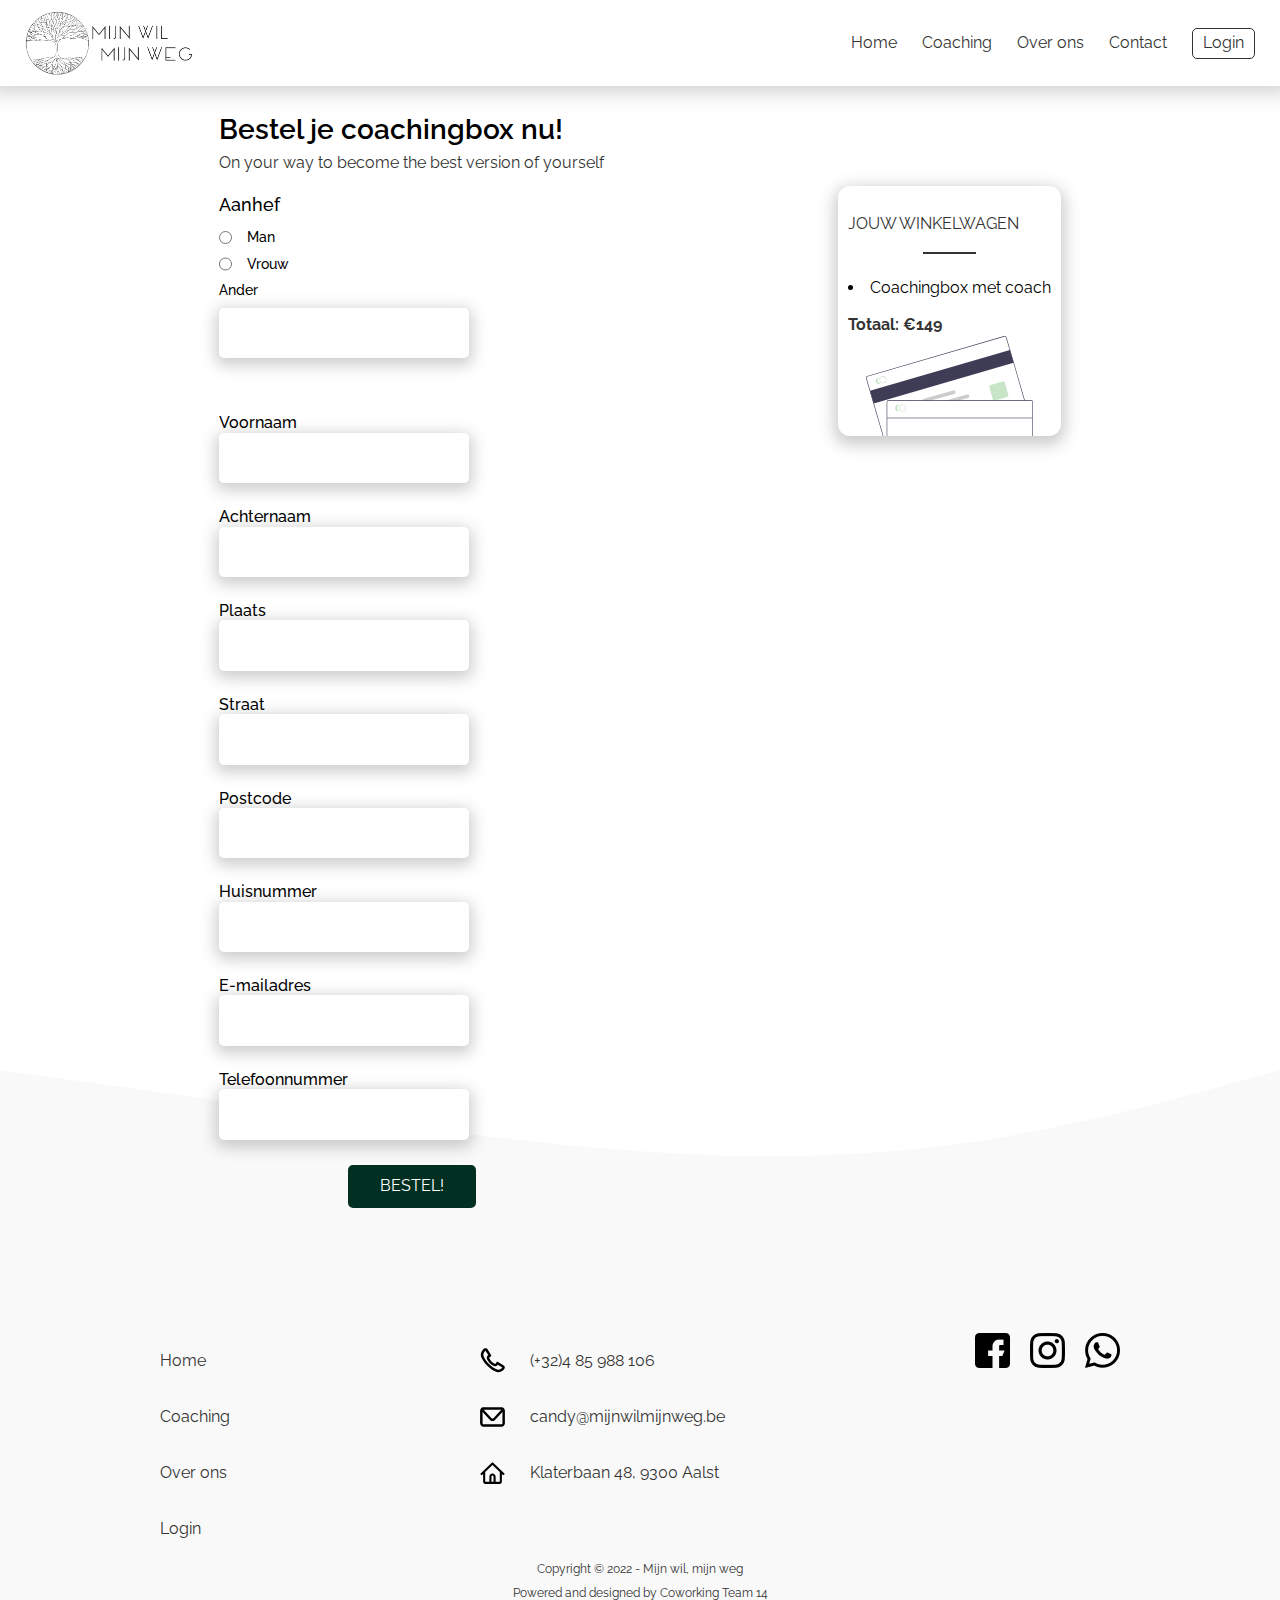
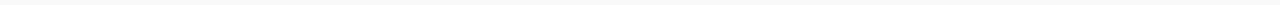
<file: pages/koopmenu/index.html>
<!DOCTYPE html>
<html lang="en">
<head>
    <meta charset="UTF-8">
    <meta http-equiv="X-UA-Compatible" content="IE=edge">
    <meta name="viewport" content="width=device-width, initial-scale=1.0">

    <!--Stylesheet voor normalize en image replacement etc.-->
    <link rel="stylesheet" href="../../styles/normalize.css">
    <link rel="stylesheet" href="../../styles/common.css">
    <!--Hieronder hebben we de algemene stylesheet (kleurcodes, typografie etc) Bijna alles komt hier in-->
    <link rel="stylesheet" href="../../styles/stylesheet.css">
    <!--Hieronder is het de specifieke stylesheet voor de afreken -->
    <link rel="stylesheet" href="../../styles/afrekenen.css">

    <!--Font voor de website-->
    <link rel="preconnect" href="https://fonts.googleapis.com">
    <link rel="preconnect" href="https://fonts.gstatic.com" crossorigin>
    <link href="https://fonts.googleapis.com/css2?family=Raleway:ital,wght@0,100;0,200;0,300;0,400;0,500;0,600;0,700;0,800;0,900;1,100;1,200;1,300;1,400;1,500;1,600;1,700;1,800;1,900&display=swap" rel="stylesheet">
    
    <link rel="icon" type="image/x-icon" href="../../assets/logo-favicon.png">

    <script src="../../scripts/index.js" defer></script>
    <title>Mijn wil mijn weg - Afrekenen</title>
</head>
<body>
    <!-- HTML CODE GESCHREVEN DOOR LORAN MAES -->
    <header>
        <div>
            <a href="../../" class="nav-logo-link">
                <img src="../../assets/logo-big.png" alt="logo" class="logo">
            </a>
            <div class="hamburger" id="hamburger">
                <span></span><span></span><span></span>
            </div>
            <nav>
                <a href="../../#mission-home" class="nav-link">Home</a>
                <a href="../../#coaching-home" class="nav-link">Coaching</a>
                <a href="../../#about-home" class="nav-link">Over ons</a>
                <a href="../../#contact-home" class="nav-link">Contact</a>
                <a href="" class="nav-link login">Login</a>
            </nav>
        </div>
    </header>
    
    <main>
        <div class="container">
            <div class="left">
                <h2>Bestel je coachingbox nu!</h2>
                <p>On your way to become the best version of yourself</p>
                <form action="">
                    <fieldset>
                        <legend>Aanhef</legend>

                        <label for="man">Man<input type="radio" name="geslacht" id="man"></label>
                        

                        <label for="vrouw">Vrouw<input type="radio" name="geslacht" id="vrouw"></label>

                        <label for="ander">Ander</label>
                        <input type="text" name="geslacht" id="ander">
                    </fieldset>

                    <div>
                        <label for="voornaam">Voornaam</label>
                        <input type="text" name="voornaam" id="voornaam">
                    </div>

                    <div>
                        <label for="achternaam">Achternaam</label>
                        <input type="text" name="achternaam" id="achternaam">
                    </div>

                    <div>
                        <label for="plaats">Plaats</label>
                        <input type="text" name="plaats" id="plaats">
                    </div>

                    <div>
                        <label for="straat">Straat</label>
                        <input type="text" name="straat" id="straat">
                    </div>

                    <div>
                        <label for="postcode">Postcode</label>
                        <input type="text" name="postcode" id="postcode">
                    </div>

                    <div>
                        <label for="huisnummer">Huisnummer</label>
                        <input type="text" name="huisnummer" id="huisnummer">
                    </div>

                    <div>
                        <label for="email">E-mailadres</label>
                        <input type="text" name="email" id="email">
                    </div>

                    <div>
                        <label for="phone">Telefoonnummer</label>
                        <input type="text" name="phone" id="phone">
                    </div>

                    <a href="" class="button filled">BESTEL!</a>
                </form>
            </div>
            <div class="right">
                <div class="card">
                    <p>JOUW WINKELWAGEN</p>
                    <hr>
                    <ul>
                        <li>Coachingbox met coach</li>
                        <p class="bold total">Totaal: €149</p>
                    </ul>
                </div>
            </div>
        </div>
    </main>

    <footer>
        <div class="vector-footer vector-four"></div>
        <div class="footer">
            <div class="top">
                <div class="left-footer">
                    <a href="../../#mission-home">Home</a>
                    <a href="../../#coaching-home">Coaching</a>
                    <a href="../../#about-home">Over ons</a>
                    <a href="../../#contact-home">Login</a>
                </div>
                <div class="mid-footer">
                    <div class="icons-text">
                        <img src="../../assets/icons/phone-icon.svg" alt="icon phone footer" class="icon">
                        <p class="footer-text">(+32)4 85 988 106</p>
                    </div>
                    <div class="icons-text">
                        <img src="../../assets/icons/mail-icon.svg" alt="icon mail footer" class="icon">
                        <p class="footer-text">candy@mijnwilmijnweg.be</p>
                    </div>
                    <div class="icons-text">
                        <img src="../../assets/icons/home-icon.svg" alt="icon home footer" class="icon">
                        <p class="footer-text">Klaterbaan 48, 9300 Aalst</p>
                    </div>
                </div>
                <div class="socials">
                    <a href="https://www.facebook.com/Mijn-wil-mijn-weg-111542371351988/"><img src="../../assets/icons/facebook-icon.png" alt="icon facebook footer" class="social-icon"></a>
                    <a href="https://www.instagram.com/explore/locations/111542371351988/mijn-wil-mijn-weg/"><img src="../../assets/icons/instagram-icon.png" alt="icon instagram footer" class="social-icon"></a>
                    <a href="#"><img src="../../assets/icons/whatsapp-icon.png" alt="icon whatsapp footer" class="social-icon"></a>
                </div>
            </div>
            <div class="bottom">
                <p class="light small">Copyright &copy; 2022 - Mijn wil, mijn weg</p>
                <p class="light small">Powered and designed by Coworking Team 14</p>
            </div>
        </div>
    </footer>
</body>
</html>
</file>
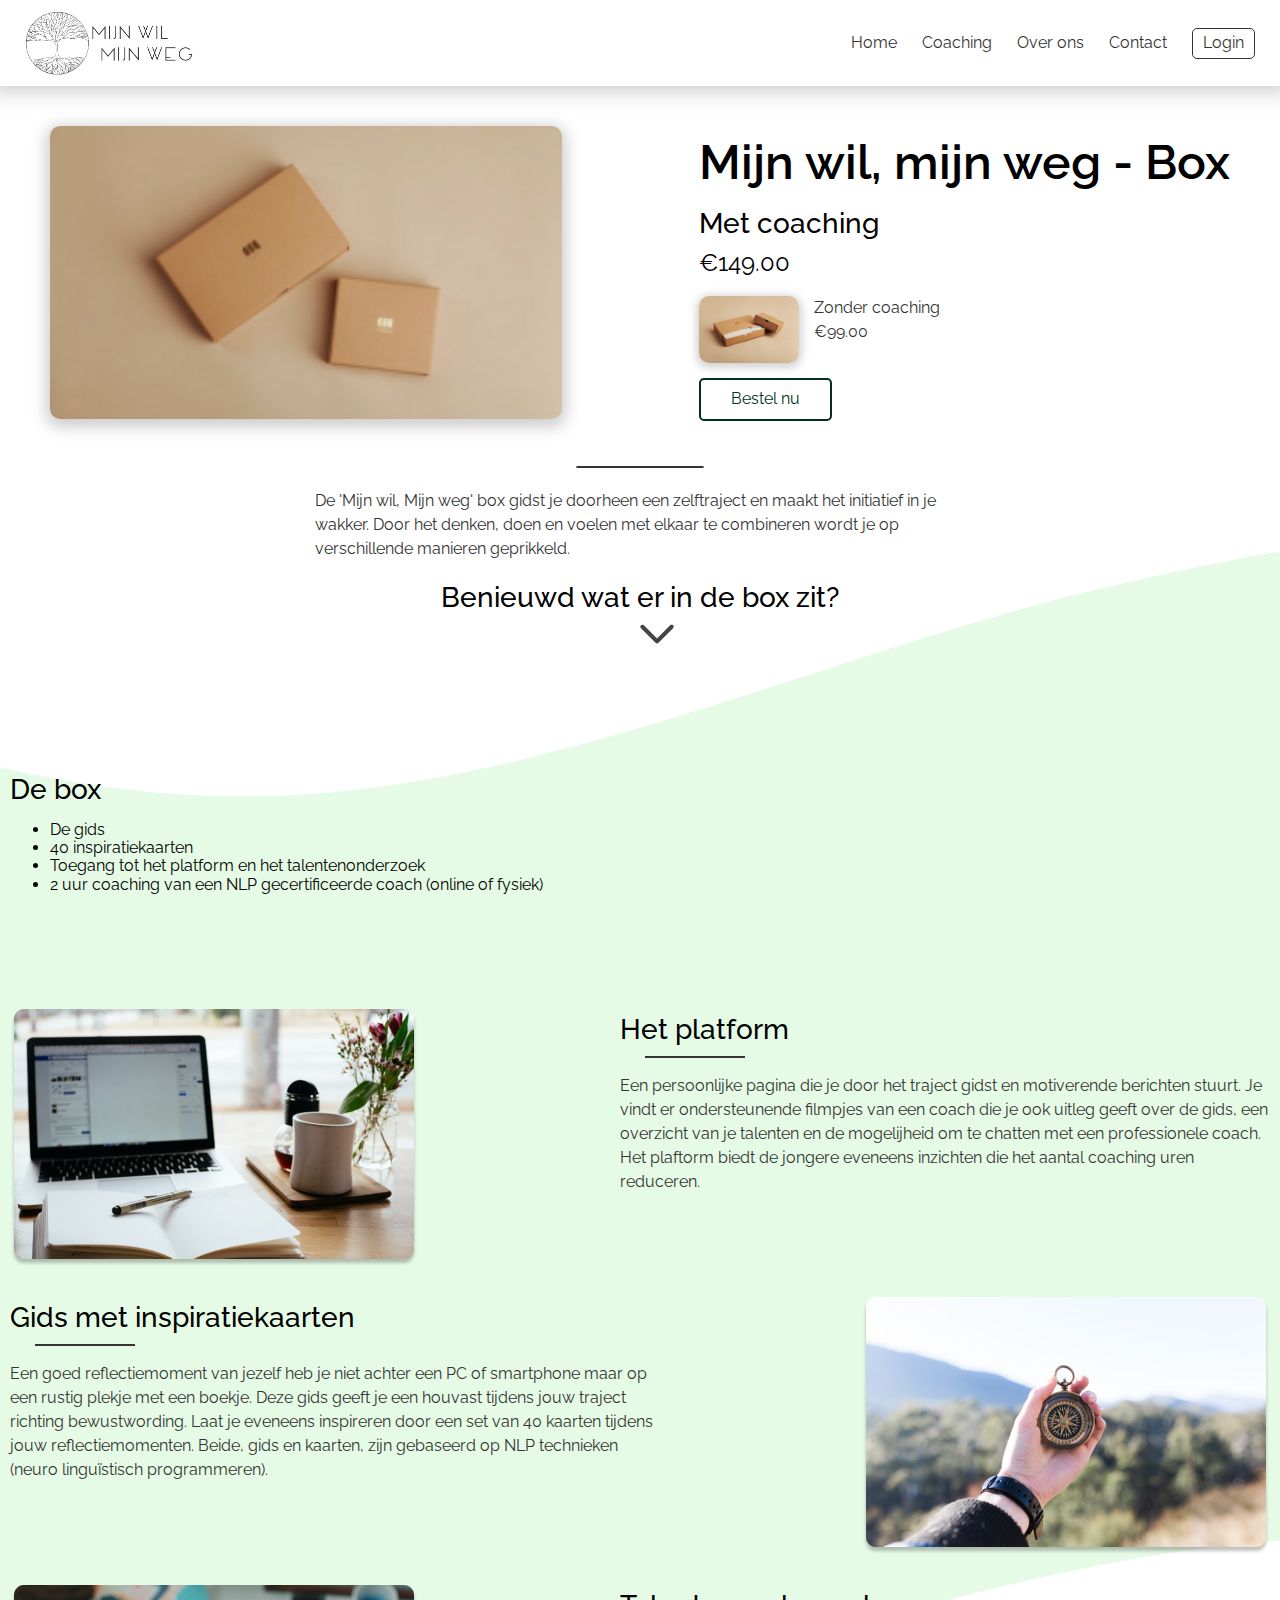
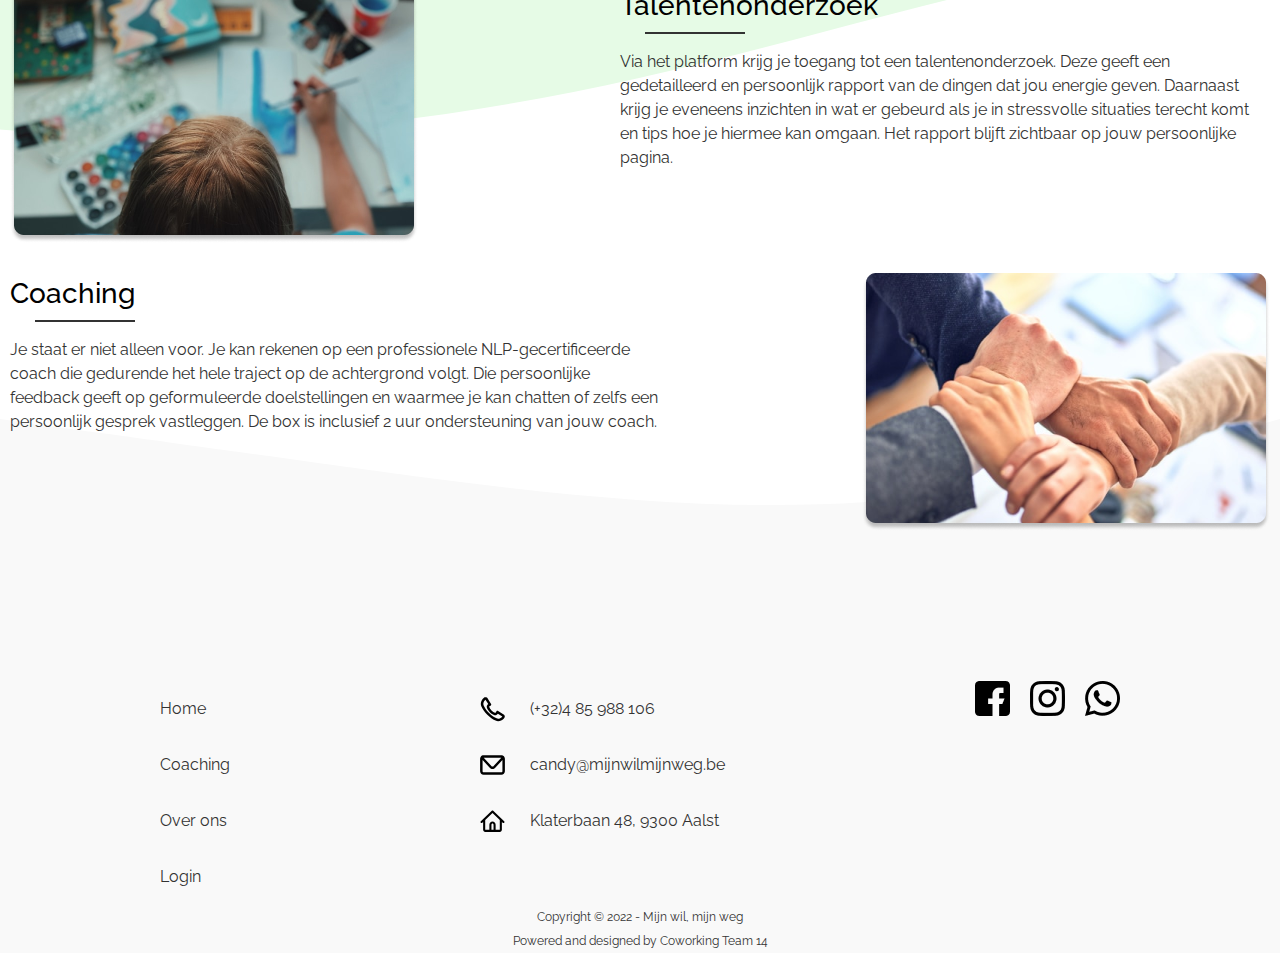
<file: pages/kooppagina-met-coach/index.html>
<!DOCTYPE html>
<html lang="en">
<head>
    <!--Stylesheet voor normalize en image replacement etc.-->
    <link rel="stylesheet" href="../../styles/normalize.css">
    <link rel="stylesheet" href="../../styles/common.css">
    <!--Hieronder hebben we de algemene stylesheet (kleurcodes, typografie etc) Bijna alles komt hier in-->
    <link rel="stylesheet" href="../../styles/stylesheet.css">
    <!--Hieronder is het de specifieke stylesheet voor de kooppagina-->
    <link rel="stylesheet" href="../../styles/kooppaginas.css">

    <!--Font voor de website-->
    <link rel="preconnect" href="https://fonts.googleapis.com">
    <link rel="preconnect" href="https://fonts.gstatic.com" crossorigin>
    <link href="https://fonts.googleapis.com/css2?family=Raleway:ital,wght@0,100;0,200;0,300;0,400;0,500;0,600;0,700;0,800;0,900;1,100;1,200;1,300;1,400;1,500;1,600;1,700;1,800;1,900&display=swap" rel="stylesheet">
    
    <link rel="icon" type="image/x-icon" href="../../assets/logo-favicon.png">
    <script src="../../scripts/index.js" defer></script>
    <title>Mijn wil mijn weg - Online Coaching Traject - Candy Junius</title>
</head>
<body>
    <!-- HTML CODE GESCHREVEN DOOR LORAN MAES -->
    <header>
        <div>
            <a href="../../" class="nav-logo-link">
                <img src="../../assets/logo-big.png" alt="logo" class="logo">
            </a>
            <div class="hamburger" id="hamburger">
                <span></span><span></span><span></span>
            </div>
            <nav>
                <a href="../../#mission-home" class="nav-link">Home</a>
                <a href="../../#coaching-home" class="nav-link">Coaching</a>
                <a href="../../#about-home" class="nav-link">Over ons</a>
                <a href="../../#contact-home" class="nav-link">Contact</a>
                <a href="" class="nav-link login">Login</a>
            </nav>
        </div>
    </header>
    

    <main>
        <div class="vector vector-one"></div>
        <div class="filling filling-one"></div>
        <div class="vector vector-two"></div>
        
        <div class="container">
            <div class="fold">
                <div class="top-fold">
                    <div class="img-big"></div>
                    <div class="info-package">
                        <h1 class="title">Mijn wil, mijn weg - Box</h1>
                        <h2>Met coaching</h2>
                        <h3>€149.00</h3>
                        <a href="../kooppagina-zonder-coach/" class="other-option">
                            <img src="../../assets/img/box-zonder-coaching.png" alt="Box zonder coaching" class="small">
                            <div>
                                <p class="title-other">Zonder coaching</p>
                                <p class="price-other">€99.00</p>
                            </div>
                        </a>
                        <a href="../koopmenu/" class="button open">Bestel nu</a>
                    </div>
                </div>
                <hr>
                <div class="bottom-fold">
                    <p class="info">De 'Mijn wil, Mijn weg' box gidst je doorheen een zelftraject en maakt het initiatief in je wakker.
                        Door het denken, doen en voelen met elkaar te combineren wordt je op verschillende manieren geprikkeld. </p>
                    <h2>Benieuwd wat er in de box zit?</h2>
                </div>
            </div>

            <div class="box-information">
                <div class="box-short">
                    <h2>De box</h2>
                    <ul>
                        <li>De gids</li>
                        <li>40 inspiratiekaarten</li>
                        <li>Toegang tot het platform en het talentenonderzoek</li>
                        <li>2 uur coaching van een NLP gecertificeerde coach (online of fysiek)</li>
                    </ul>
                </div>

                <div class="box-card">
                    <img src="../../assets/img/buying/platform.png" alt="">
                    <div class="box-card-info">
                        <h2>Het platform</h2>
                        <hr>
                        <p class="extra">Een persoonlijke pagina die je door het traject gidst en motiverende berichten stuurt. Je vindt er ondersteunende filmpjes van een coach die je ook uitleg geeft over de gids, een overzicht van je talenten en de mogelijheid om te chatten met een professionele coach. Het plaftorm biedt de jongere eveneens inzichten die het aantal coaching uren reduceren.</p>
                    </div>
                </div>
                <div class="box-card alternate">
                    <img src="../../assets/img/buying/inspiration.png" alt="">
                    <div class="box-card-info">
                        <h2>Gids met inspiratiekaarten</h2>
                        <hr>
                        <p class="extra">Een goed reflectiemoment van jezelf heb je niet achter een PC of smartphone maar op een rustig plekje met een boekje. Deze gids geeft je een houvast tijdens jouw traject richting bewustwording. Laat je eveneens inspireren door een set van 40 kaarten tijdens jouw reflectiemomenten. Beide, gids en kaarten, zijn gebaseerd op NLP technieken (neuro linguïstisch programmeren).</p>
                    </div>
                </div>
                <div class="box-card">
                    <img src="../../assets/img/buying/talent.png" alt="">
                    <div class="box-card-info">
                        <h2>Talentenonderzoek</h2>
                        <hr>
                        <p class="extra">Via het platform krijg je toegang tot een talentenonderzoek. Deze geeft een gedetailleerd en persoonlijk rapport van de dingen dat jou energie geven. Daarnaast krijg je eveneens inzichten in wat er gebeurd als je in stressvolle situaties terecht komt en tips hoe je hiermee kan omgaan. Het rapport blijft zichtbaar op jouw persoonlijke pagina.</p>
                    </div>
                </div>
                <div class="box-card alternate">
                    <img src="../../assets/img/buying/coaching.png" alt="">
                    <div class="box-card-info">
                        <h2>Coaching</h2>
                        <hr>
                        <p class="extra">Je staat er niet alleen voor. Je kan rekenen op een professionele NLP-gecertificeerde coach die gedurende het hele traject op de achtergrond volgt. Die persoonlijke feedback geeft op geformuleerde doelstellingen en waarmee je kan chatten of zelfs een persoonlijk gesprek vastleggen. De box is inclusief 2 uur ondersteuning van jouw coach. </p>
                    </div>
                </div>
            </div>

        </div>
    </main>


    <footer>
        <div class="vector-footer vector-four"></div>
        <div class="footer">
            <div class="top">
                <div class="left-footer">
                    <a href="../../#mission-home">Home</a>
                    <a href="../../#coaching-home">Coaching</a>
                    <a href="../../#about-home">Over ons</a>
                    <a href="../../#contact-home">Login</a>
                </div>
                <div class="mid-footer">
                    <div class="icons-text">
                        <img src="../../assets/icons/phone-icon.svg" alt="icon phone footer" class="icon">
                        <p class="footer-text">(+32)4 85 988 106</p>
                    </div>
                    <div class="icons-text">
                        <img src="../../assets/icons/mail-icon.svg" alt="icon mail footer" class="icon">
                        <p class="footer-text">candy@mijnwilmijnweg.be</p>
                    </div>
                    <div class="icons-text">
                        <img src="../../assets/icons/home-icon.svg" alt="icon home footer" class="icon">
                        <p class="footer-text">Klaterbaan 48, 9300 Aalst</p>
                    </div>
                </div>
                <div class="socials">
                    <a href="https://www.facebook.com/Mijn-wil-mijn-weg-111542371351988/"><img src="../../assets/icons/facebook-icon.png" alt="icon facebook footer" class="social-icon"></a>
                    <a href="https://www.instagram.com/explore/locations/111542371351988/mijn-wil-mijn-weg/"><img src="../../assets/icons/instagram-icon.png" alt="icon instagram footer" class="social-icon"></a>
                    <a href="#"><img src="../../assets/icons/whatsapp-icon.png" alt="icon whatsapp footer" class="social-icon"></a>
                </div>
            </div>
            <div class="bottom">
                <p class="light small">Copyright &copy; 2022 - Mijn wil, mijn weg</p>
                <p class="light small">Powered and designed by Coworking Team 14</p>
            </div>
        </div>
    </footer>
</body>
</html>
</file>
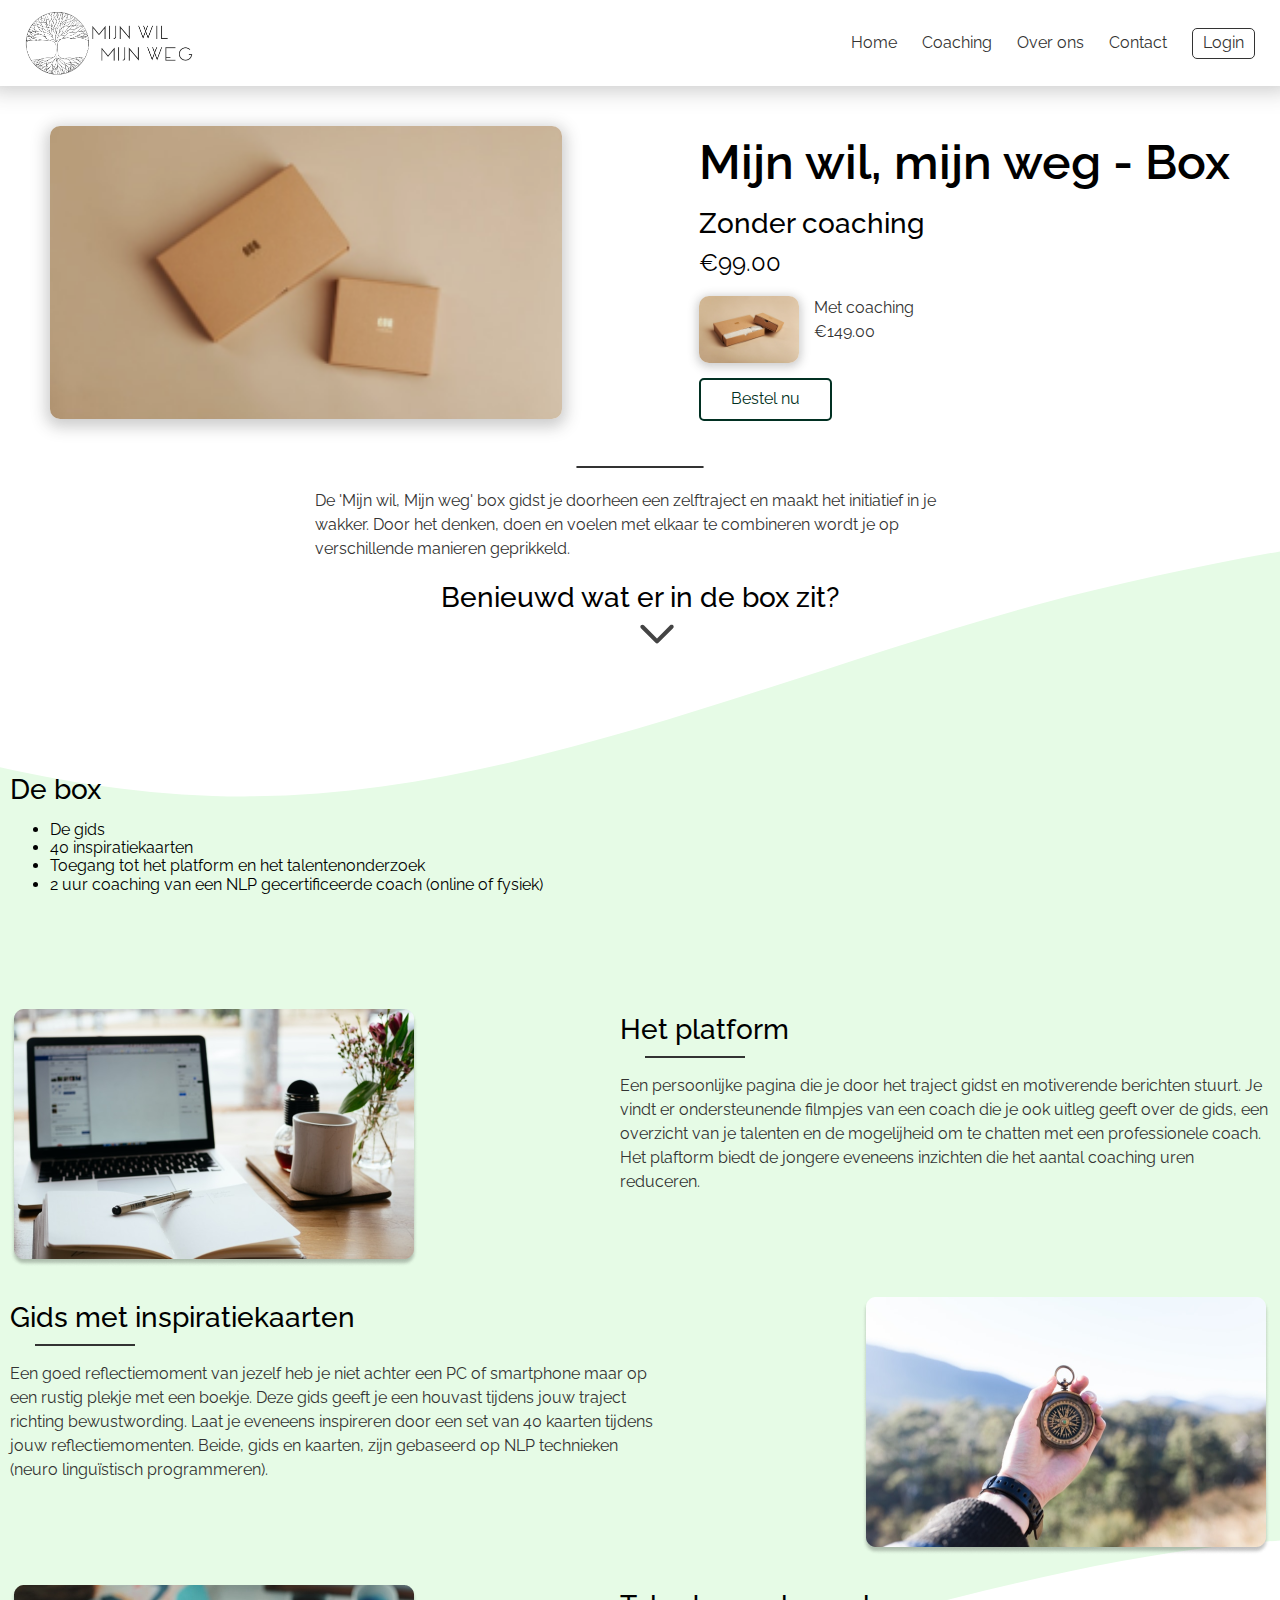
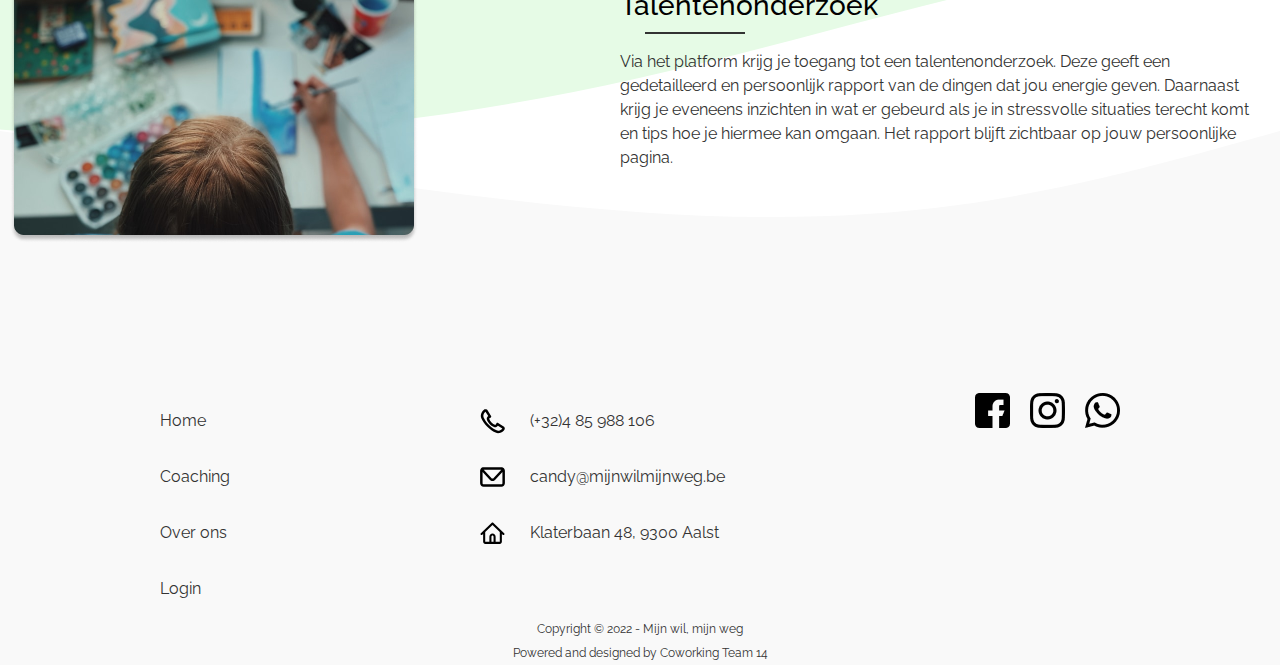
<file: pages/kooppagina-zonder-coach/index.html>
<!DOCTYPE html>
<html lang="en">
<head>
    <!--Stylesheet voor normalize en image replacement etc.-->
    <link rel="stylesheet" href="../../styles/normalize.css">
    <link rel="stylesheet" href="../../styles/common.css">
    <!--Hieronder hebben we de algemene stylesheet (kleurcodes, typografie etc) Bijna alles komt hier in-->
    <link rel="stylesheet" href="../../styles/stylesheet.css">
    <!--Hieronder is het de specifieke stylesheet voor de kooppagina-->
    <link rel="stylesheet" href="../../styles/kooppaginas.css">

    <!--Font voor de website-->
    <link rel="preconnect" href="https://fonts.googleapis.com">
    <link rel="preconnect" href="https://fonts.gstatic.com" crossorigin>
    <link href="https://fonts.googleapis.com/css2?family=Raleway:ital,wght@0,100;0,200;0,300;0,400;0,500;0,600;0,700;0,800;0,900;1,100;1,200;1,300;1,400;1,500;1,600;1,700;1,800;1,900&display=swap" rel="stylesheet">
    
    <link rel="icon" type="image/x-icon" href="../../assets/logo-favicon.png">
    <script src="../../scripts/index.js" defer></script>
    <title>Mijn wil mijn weg - Online Coaching Traject - Candy Junius</title>
</head>
<body>
    <!-- HTML CODE GESCHREVEN DOOR LORAN MAES -->
    <header>
        <div>
            <a href="../../" class="nav-logo-link">
                <img src="../../assets/logo-big.png" alt="logo" class="logo">
            </a>
            <div class="hamburger" id="hamburger">
                <span></span><span></span><span></span>
            </div>
            <nav>
                <a href="../../#mission-home" class="nav-link">Home</a>
                <a href="../../#coaching-home" class="nav-link">Coaching</a>
                <a href="../../#about-home" class="nav-link">Over ons</a>
                <a href="../../#contact-home" class="nav-link">Contact</a>
                <a href="" class="nav-link login">Login</a>
            </nav>
        </div>
    </header>
    

    <main>
        <div class="vector vector-one"></div>
        <div class="filling filling-one"></div>
        <div class="vector vector-two"></div>
        
        <div class="container">
            <div class="fold">
                <div class="top-fold">
                    <div class="img-big"></div>
                    <div class="info-package">
                        <h1 class="title">Mijn wil, mijn weg - Box</h1>
                        <h2>Zonder coaching</h2>
                        <h3>€99.00</h3>
                        <a href="../kooppagina-met-coach/" class="other-option">
                            <img src="../../assets/img/box-zonder-coaching.png" alt="Box zonder coaching" class="small">
                            <div>
                                <p class="title-other">Met coaching</p>
                                <p class="price-other">€149.00</p>
                            </div>
                        </a>
                        <a href="../koopmenu/" class="button open">Bestel nu</a>
                    </div>
                </div>
                <hr>
                <div class="bottom-fold">
                    <p class="info">De 'Mijn wil, Mijn weg' box gidst je doorheen een zelftraject en maakt het initiatief in je wakker.
                        Door het denken, doen en voelen met elkaar te combineren wordt je op verschillende manieren geprikkeld. </p>
                    <h2>Benieuwd wat er in de box zit?</h2>
                </div>
            </div>

            <div class="box-information">
                <div class="box-short">
                    <h2>De box</h2>
                    <ul>
                        <li>De gids</li>
                        <li>40 inspiratiekaarten</li>
                        <li>Toegang tot het platform en het talentenonderzoek</li>
                        <li>2 uur coaching van een NLP gecertificeerde coach (online of fysiek)</li>
                    </ul>
                </div>

                <div class="box-card">
                    <img src="../../assets/img/buying/platform.png" alt="">
                    <div class="box-card-info">
                        <h2>Het platform</h2>
                        <hr>
                        <p class="extra">Een persoonlijke pagina die je door het traject gidst en motiverende berichten stuurt. Je vindt er ondersteunende filmpjes van een coach die je ook uitleg geeft over de gids, een overzicht van je talenten en de mogelijheid om te chatten met een professionele coach. Het plaftorm biedt de jongere eveneens inzichten die het aantal coaching uren reduceren.</p>
                    </div>
                </div>
                <div class="box-card alternate">
                    <img src="../../assets/img/buying/inspiration.png" alt="">
                    <div class="box-card-info">
                        <h2>Gids met inspiratiekaarten</h2>
                        <hr>
                        <p class="extra">Een goed reflectiemoment van jezelf heb je niet achter een PC of smartphone maar op een rustig plekje met een boekje. Deze gids geeft je een houvast tijdens jouw traject richting bewustwording. Laat je eveneens inspireren door een set van 40 kaarten tijdens jouw reflectiemomenten. Beide, gids en kaarten, zijn gebaseerd op NLP technieken (neuro linguïstisch programmeren).</p>
                    </div>
                </div>
                <div class="box-card">
                    <img src="../../assets/img/buying/talent.png" alt="">
                    <div class="box-card-info">
                        <h2>Talentenonderzoek</h2>
                        <hr>
                        <p class="extra">Via het platform krijg je toegang tot een talentenonderzoek. Deze geeft een gedetailleerd en persoonlijk rapport van de dingen dat jou energie geven. Daarnaast krijg je eveneens inzichten in wat er gebeurd als je in stressvolle situaties terecht komt en tips hoe je hiermee kan omgaan. Het rapport blijft zichtbaar op jouw persoonlijke pagina.</p>
                    </div>
                </div>
            </div>

        </div>
    </main>


    <footer>
        <div class="vector-footer vector-four"></div>
        <div class="footer">
            <div class="top">
                <div class="left-footer">
                    <a href="../../#mission-home">Home</a>
                    <a href="../../#coaching-home">Coaching</a>
                    <a href="../../#about-home">Over ons</a>
                    <a href="../../#contact-home">Login</a>
                </div>
                <div class="mid-footer">
                    <div class="icons-text">
                        <img src="../../assets/icons/phone-icon.svg" alt="icon phone footer" class="icon">
                        <p class="footer-text">(+32)4 85 988 106</p>
                    </div>
                    <div class="icons-text">
                        <img src="../../assets/icons/mail-icon.svg" alt="icon mail footer" class="icon">
                        <p class="footer-text">candy@mijnwilmijnweg.be</p>
                    </div>
                    <div class="icons-text">
                        <img src="../../assets/icons/home-icon.svg" alt="icon home footer" class="icon">
                        <p class="footer-text">Klaterbaan 48, 9300 Aalst</p>
                    </div>
                </div>
                <div class="socials">
                    <a href="https://www.facebook.com/Mijn-wil-mijn-weg-111542371351988/"><img src="../../assets/icons/facebook-icon.png" alt="icon facebook footer" class="social-icon"></a>
                    <a href="https://www.instagram.com/explore/locations/111542371351988/mijn-wil-mijn-weg/"><img src="../../assets/icons/instagram-icon.png" alt="icon instagram footer" class="social-icon"></a>
                    <a href="#"><img src="../../assets/icons/whatsapp-icon.png" alt="icon whatsapp footer" class="social-icon"></a>
                </div>
            </div>
            <div class="bottom">
                <p class="light small">Copyright &copy; 2022 - Mijn wil, mijn weg</p>
                <p class="light small">Powered and designed by Coworking Team 14</p>
            </div>
        </div>
    </footer>
</body>
</html>
</file>
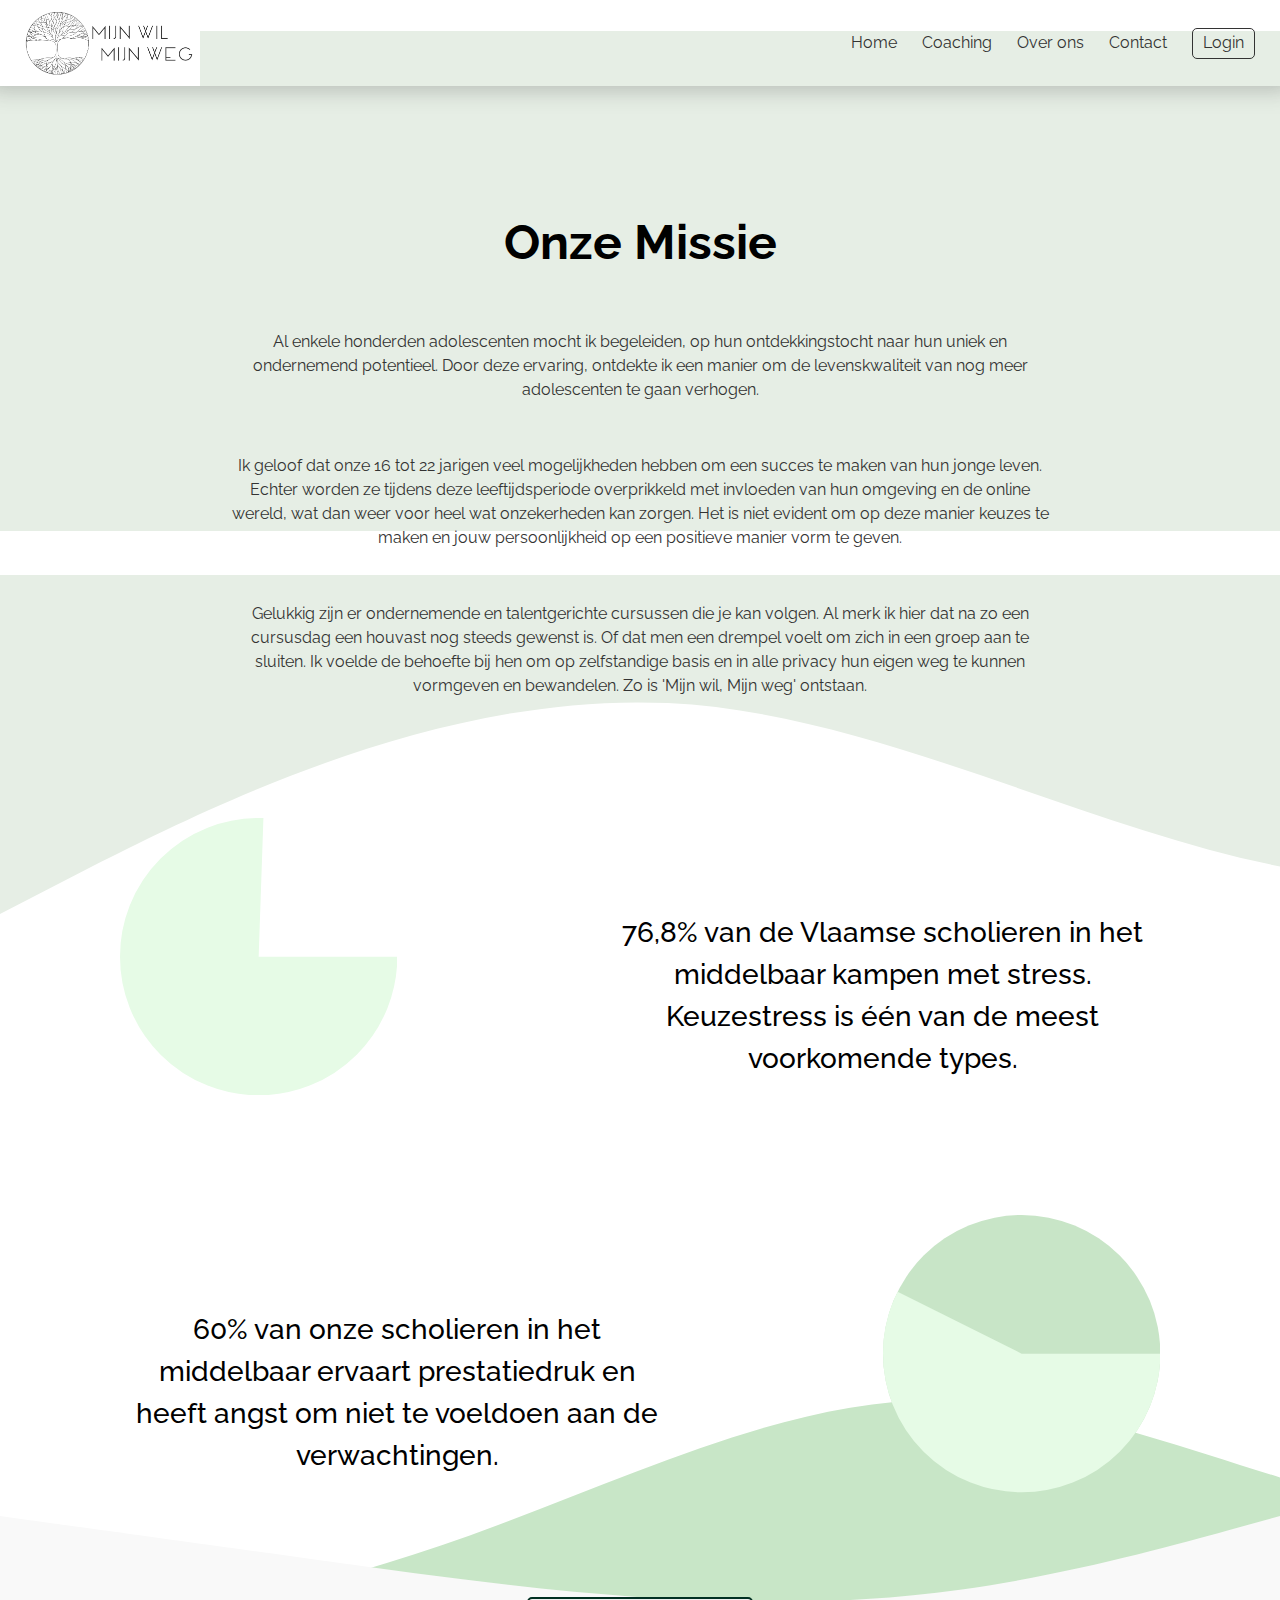
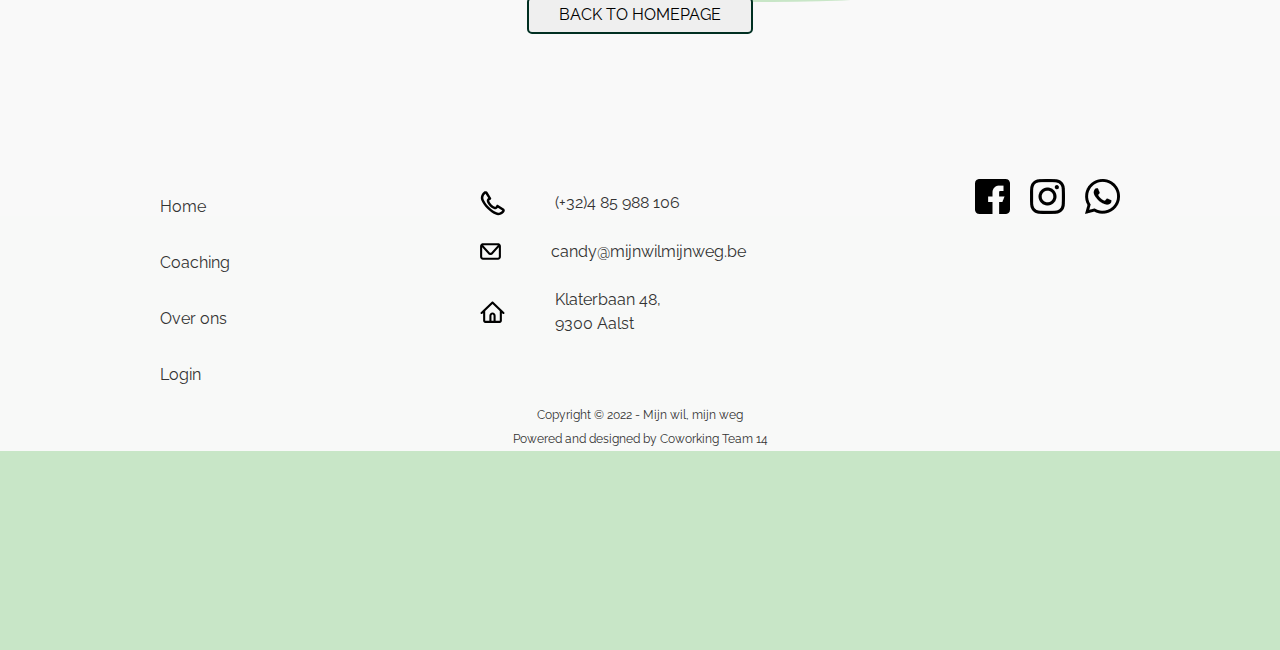
<file: missie.html>
<!--auteur Kimberley Neyt-->
<!DOCTYPE html>
<html lang="en">
<head>
    <meta charset="UTF-8">
    <meta http-equiv="X-UA-Compatible" content="IE=edge">
    <meta name="viewport" content="width=device-width, initial-scale=1.0">
    <!--Stylesheet voor normalize en image replacement etc.-->
    <link rel="stylesheet" href="styles/normalize.css">
    <link rel="stylesheet" href="styles/common.css">
    <!--Hieronder hebben we de algemene stylesheet (kleurcodes, typografie etc) Bijna alles komt hier in-->
    <link rel="stylesheet" href="styles/stylesheet.css">
    <!--Hieronder is het de specifieke stylesheet voor de homepage-->
    <link rel="stylesheet" href="styles/missie.css">
    <link href='https://fonts.googleapis.com/css?family=Raleway' rel='stylesheet'>
    <title>Mijn wil mijn weg - Online Coaching Traject - Candy Junius</title>
</head>
<body>
    
      <header>
        <div>
            <a href="#" class="nav-logo-link">
                <img src="./assets/logo-big.png" alt="logo" class="logo">
            </a>
            <nav>
                <a href="#mission-home" class="nav-link">Home</a>
                <a href="#coaching-home" class="nav-link">Coaching</a>
                <a href="#about-home" class="nav-link">Over ons</a>
                <a href="#contact-home" class="nav-link">Contact</a>
                <a href="" class="nav-link login">Login</a>
            </nav>
        </div>
        
    </header>
    <main>
      <div class="wave5"></div>
      <div class="wave3"></div> 
      <div class="wave4"></div> 
      
        <h1>Onze Missie</h1>
        <div class="text">
        <p>Al enkele honderden adolescenten mocht ik begeleiden, op hun ontdekkingstocht naar hun uniek en ondernemend potentieel. Door deze ervaring, ontdekte ik een manier om de levenskwaliteit van nog meer adolescenten te gaan verhogen.</p>

        <p>Ik geloof dat onze 16 tot 22 jarigen veel mogelijkheden hebben om een succes te maken van hun jonge leven. Echter worden ze tijdens deze leeftijdsperiode overprikkeld met invloeden van hun omgeving en de online wereld, wat dan weer voor heel wat onzekerheden kan zorgen. Het is niet evident om op deze manier keuzes te maken en jouw persoonlijkheid op een positieve manier vorm te geven.</p>
            
            
        <p>Gelukkig zijn er ondernemende en talentgerichte cursussen die je kan volgen. Al merk ik hier dat  na zo een cursusdag een houvast nog steeds gewenst is. Of dat men een drempel voelt om zich in een groep aan te sluiten. Ik voelde de behoefte bij hen om op zelfstandige basis en in alle privacy hun eigen weg te kunnen vormgeven en bewandelen.
            Zo is 'Mijn wil, Mijn weg' ontstaan.</p>
        </div>
           <section>
            <svg height="35%" width="35%" viewBox="0 0 20 20">
                <circle r="10" cx="10" cy="10" fill="white" />
                <circle r="5" cx="10" cy="10" fill="transparent"
                        stroke="#E6FBE6"
                        stroke-width="10"
                        stroke-dasharray="23.7 31.5" />
              </svg>
              <h2>76,8% van de Vlaamse scholieren in het middelbaar kampen met stress. Keuzestress is één van de meest voorkomende types.</h2>
            </section>
          <div class="wave1"></div> 
          <div class="wave2"></div>
            <section>
              <h2>60% van onze scholieren in het middelbaar ervaart prestatiedruk en heeft angst om niet te voeldoen aan de verwachtingen.</h2>
              <svg height="35%" width="35%" viewBox="0 0 20 20">
                <circle r="10" cx="10" cy="10" fill="#C8E5C7" />
                <circle r="5" cx="10" cy="10" fill="transparent"
                        stroke="#E6FBE6"
                        stroke-width="10"
                        stroke-dasharray="18 31.5" />
              </svg>
            </section>
<div class="btn-margin">
              <button class="btn" id="btn-margin">BACK TO HOMEPAGE</button>
            </div>
      
      
              
            
    </main>
    <footer>
      <div class="vector-footer vector-four"></div>
      <div class="footer">
          <div class="top">
              <div class="left-footer">
                  <a href="#mission-home">Home</a>
                  <a href="#coaching-home">Coaching</a>
                  <a href="#about-home">Over ons</a>
                  <a href="#contact-home">Login</a>
              </div>
              <div class="mid-footer">
                  <div class="icons-text">
                      <img src="./assets/icons/phone-icon.svg" alt="icon phone footer" class="icon">
                      <p class="footer-text">(+32)4 85 988 106</p>
                  </div>
                  <div class="icons-text">
                      <img src="./assets/icons/mail-icon.svg" alt="icon mail footer" class="icon">
                      <p class="footer-text">candy@mijnwilmijnweg.be</p>
                  </div>
                  <div class="icons-text">
                      <img src="./assets/icons/home-icon.svg" alt="icon home footer" class="icon">
                      <p class="footer-text">Klaterbaan 48, 9300 Aalst</p>
                  </div>
              </div>
              <div class="socials">
                  <a href="https://www.facebook.com/Mijn-wil-mijn-weg-111542371351988/"><img src="./assets/icons/facebook-icon.png" alt="icon facebook footer" class="social-icon"></a>
                  <a href="https://www.instagram.com/explore/locations/111542371351988/mijn-wil-mijn-weg/"><img src="./assets/icons/instagram-icon.png" alt="icon instagram footer" class="social-icon"></a>
                  <a href="#"><img src="./assets/icons/whatsapp-icon.png" alt="icon whatsapp footer" class="social-icon"></a>
              </div>
          </div>
          <div class="bottom">
              <p class="light small">Copyright &copy; 2022 - Mijn wil, mijn weg</p>
              <p class="light small">Powered and designed by Coworking Team 14</p>
          </div>
      </div>
  </footer>
    <script src="/scripts/index.js"></script>
</body>
</html>
</file>
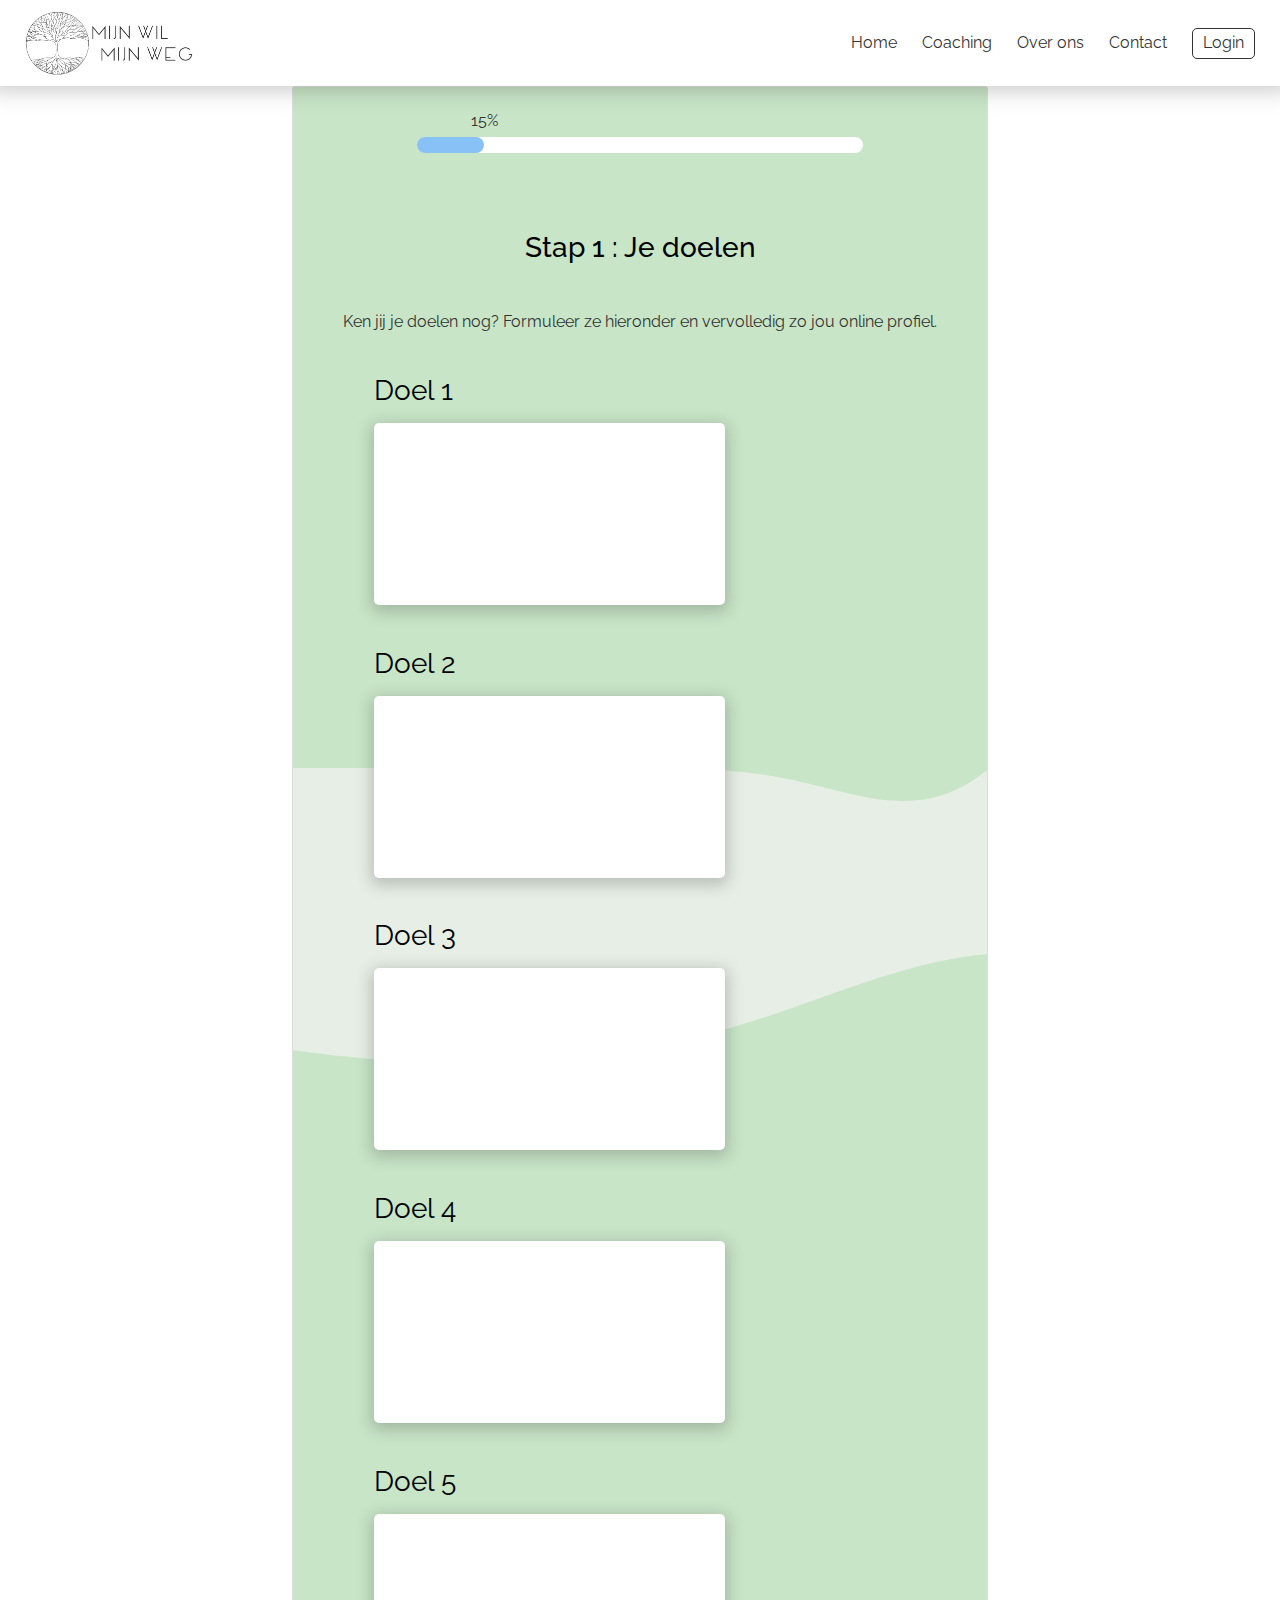
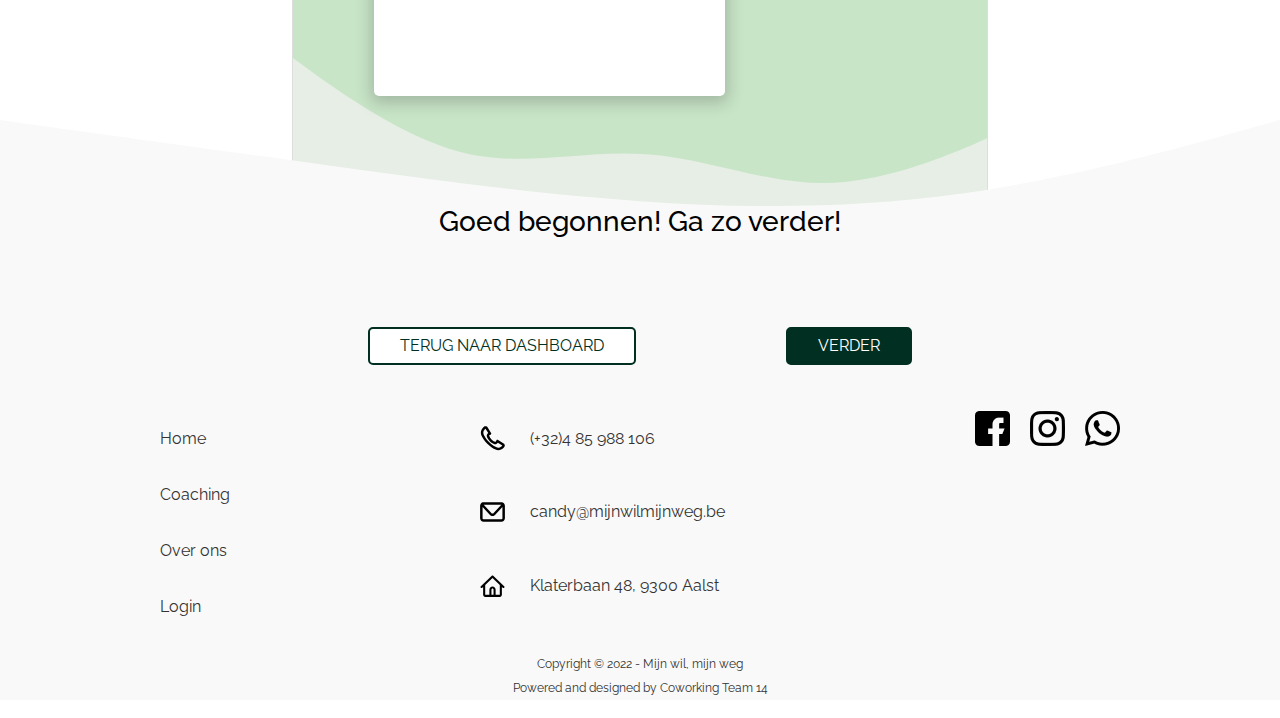
<file: vragenlijst1.html>
<!--auteur Kimberley Neyt-->
<!DOCTYPE html>
<html lang="en">
<head>
    <meta charset="UTF-8">
    <meta http-equiv="X-UA-Compatible" content="IE=edge">
    <meta name="viewport" content="width=device-width, initial-scale=1.0">
    <!--Stylesheet voor normalize en image replacement etc.-->
    <link rel="stylesheet" href="styles/normalize.css">
    <!--Hieronder hebben we de algemene stylesheet (kleurcodes, typografie etc) Bijna alles komt hier in-->
    <!--Hieronder is het de specifieke stylesheet voor de homepage-->
    <link rel="stylesheet" href="styles/vragenlijst.css">
    <link rel="stylesheet" href="styles/vragenlijst1.css">
    <link rel="stylesheet" href="styles/stylesheet.css">
    
    <link rel="preconnect" href="https://fonts.googleapis.com">
    <link rel="preconnect" href="https://fonts.gstatic.com" crossorigin>
    <link href="https://fonts.googleapis.com/css2?family=Raleway:ital,wght@0,100;0,200;0,300;0,400;0,500;0,600;0,700;0,800;0,900;1,100;1,200;1,300;1,400;1,500;1,600;1,700;1,800;1,900&display=swap" rel="stylesheet">
    <title>Mijn wil mijn weg - Online Coaching Traject - Candy Junius</title>
</head>
<body>

    <header>
        <div>
            <a href="#" class="nav-logo-link">
                <img src="./assets/logo-big.png" alt="logo" class="logo">
            </a>
            <nav>
                <a href="#mission-home" class="nav-link">Home</a>
                <a href="#coaching-home" class="nav-link">Coaching</a>
                <a href="#about-home" class="nav-link">Over ons</a>
                <a href="#contact-home" class="nav-link">Contact</a>
                <a href="" class="nav-link login">Login</a>
            </nav>
        </div>
    </header>

   <main id="main">
        <div class="progressiebar">
            <span class="progressie_background"></span>
        </div>

        <div class="wave1"></div>
        <div class="first"></div>
        <div class="wave2"></div>
        <div class="second"></div>
       <form action="#">
               <h2>Stap 1 : Je doelen</h2>
               <p>Ken jij je doelen nog? Formuleer ze hieronder en vervolledig zo jou online profiel.</p>
               <div>
                    <label for="message">Doel 1</label>
                    <textarea name="message" id="message" rows="5" cols="40"></textarea>
                    <span class="message error"></span>
                </div>
                <div>
                    <label for="message">Doel 2</label>
                    <textarea name="message" id="message2" rows="5" cols="40"></textarea>
                    <span class="message error"></span>
                </div>
            <div>
                <label for="message">Doel 3</label>
                <textarea name="message" id="message3" rows="5" cols="40"></textarea>
                <span class="message error"></span>
            </div>

            <div>
                <label for="message">Doel 4</label>
                <textarea name="message" id="message4" rows="5" cols="40"></textarea>
                <span class="message error"></span>
            </div>
            <div>
                <label for="message">Doel 5</label>
                <textarea name="message" id="message5" rows="5" cols="40"></textarea>
                <span class="message error"></span>
            </div>
            
       </form>
       <div class="wave3"></div>
       <div class="third"></div>
       <h2 class="bottomtext">Goed begonnen! Ga zo verder!</h2>
       <div class="wave4"></div>
       <div class="forth"></div>
       
       <div class="alignbtn">
           <button class="open">TERUG NAAR DASHBOARD</button>
           <button class="filled">VERDER</button>
        </div>
    </main>

    <footer>
        <div class="vector-footer vector-four"></div>
        <div class="footer">
            <div class="top">
                <div class="left-footer">
                    <a href="#mission-home">Home</a>
                    <a href="#coaching-home">Coaching</a>
                    <a href="#about-home">Over ons</a>
                    <a href="#contact-home">Login</a>
                </div>
                <div class="mid-footer">
                    <div class="icons-text">
                        <img src="./assets/icons/phone-icon.svg" alt="icon phone footer" class="icon">
                        <p class="footer-text">(+32)4 85 988 106</p>
                    </div>
                    <div class="icons-text">
                        <img src="./assets/icons/mail-icon.svg" alt="icon mail footer" class="icon">
                        <p class="footer-text">candy@mijnwilmijnweg.be</p>
                    </div>
                    <div class="icons-text">
                        <img src="./assets/icons/home-icon.svg" alt="icon home footer" class="icon">
                        <p class="footer-text">Klaterbaan 48, 9300 Aalst</p>
                    </div>
                </div>
                <div class="socials">
                    <a href="https://www.facebook.com/Mijn-wil-mijn-weg-111542371351988/"><img src="./assets/icons/facebook-icon.png" alt="icon facebook footer" class="social-icon"></a>
                    <a href="https://www.instagram.com/explore/locations/111542371351988/mijn-wil-mijn-weg/"><img src="./assets/icons/instagram-icon.png" alt="icon instagram footer" class="social-icon"></a>
                    <a href="#"><img src="./assets/icons/whatsapp-icon.png" alt="icon whatsapp footer" class="social-icon"></a>
                </div>
            </div>
            <div class="bottom">
                <p class="light small">Copyright &copy; 2022 - Mijn wil, mijn weg</p>
                <p class="light small">Powered and designed by Coworking Team 14</p>
            </div>
        </div>
    </footer>
    <script src="/scripts/index.js"></script>
</body>
</html>
</file>
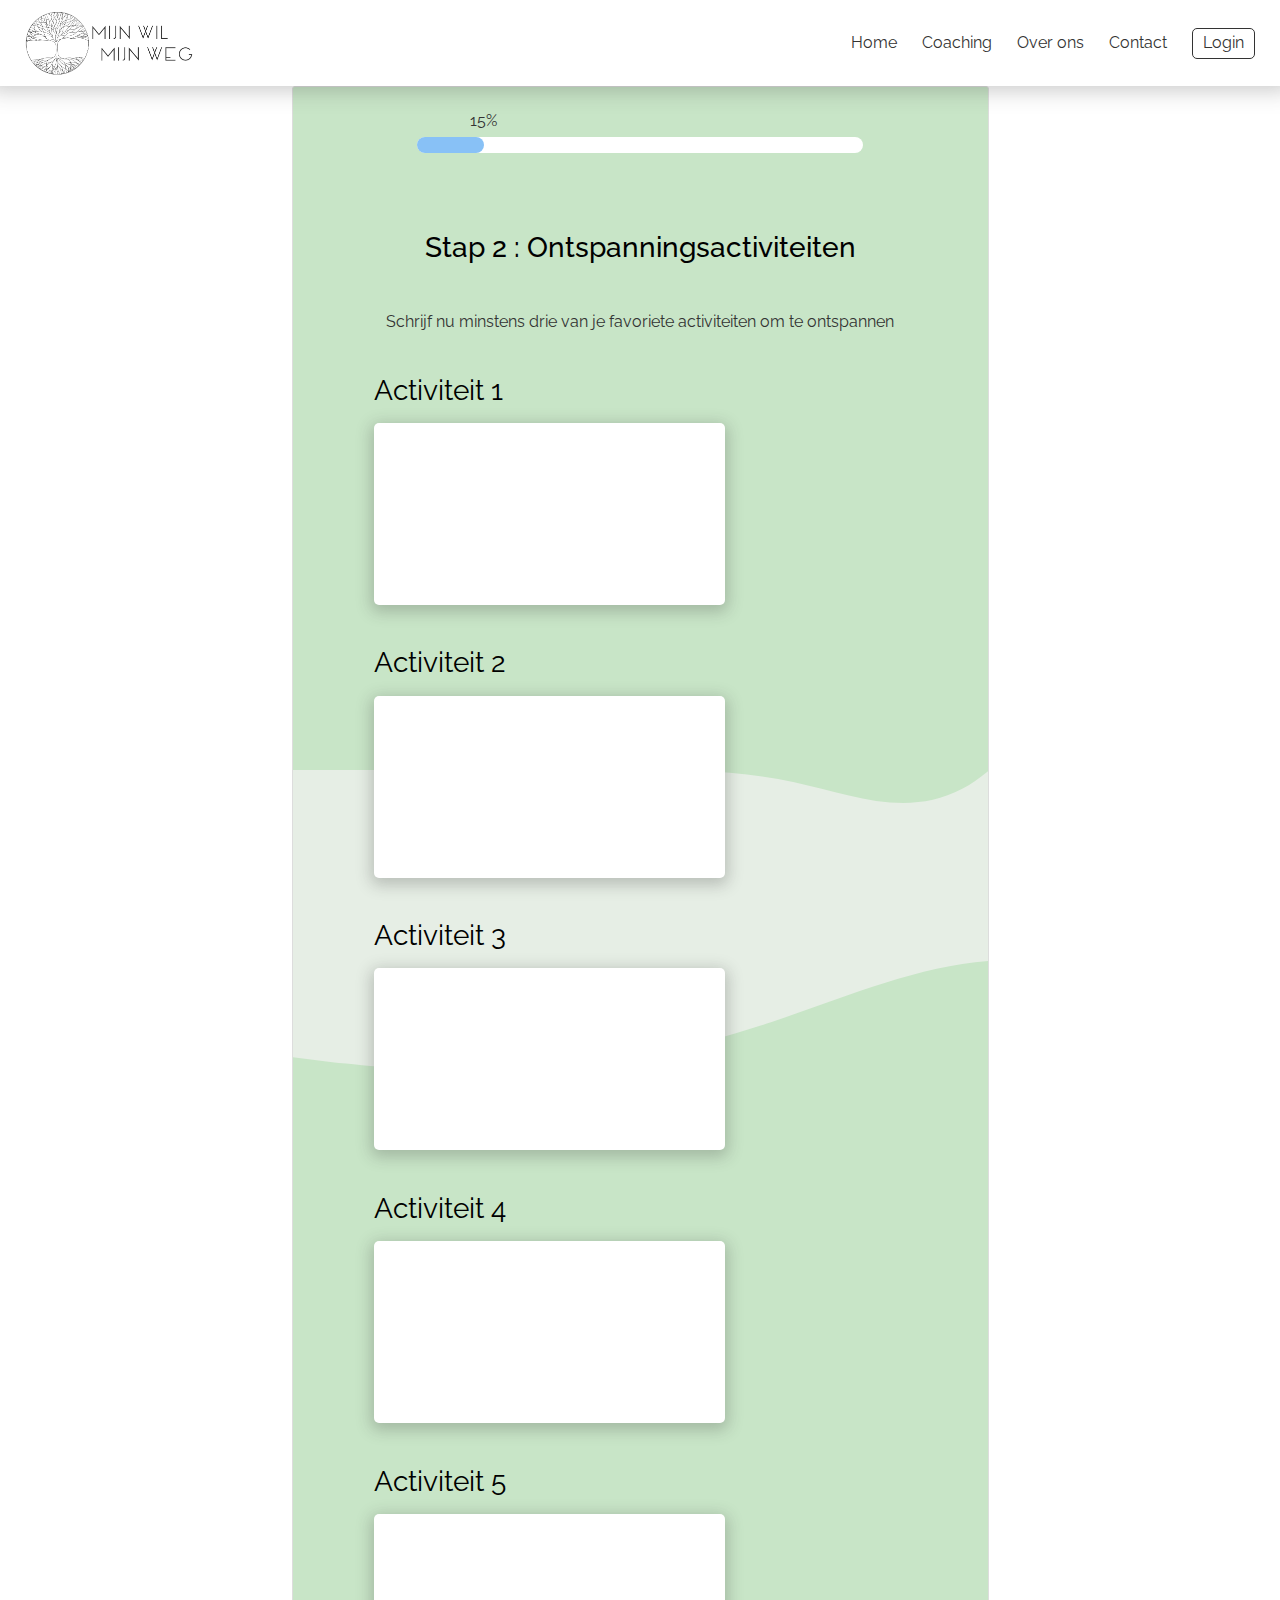
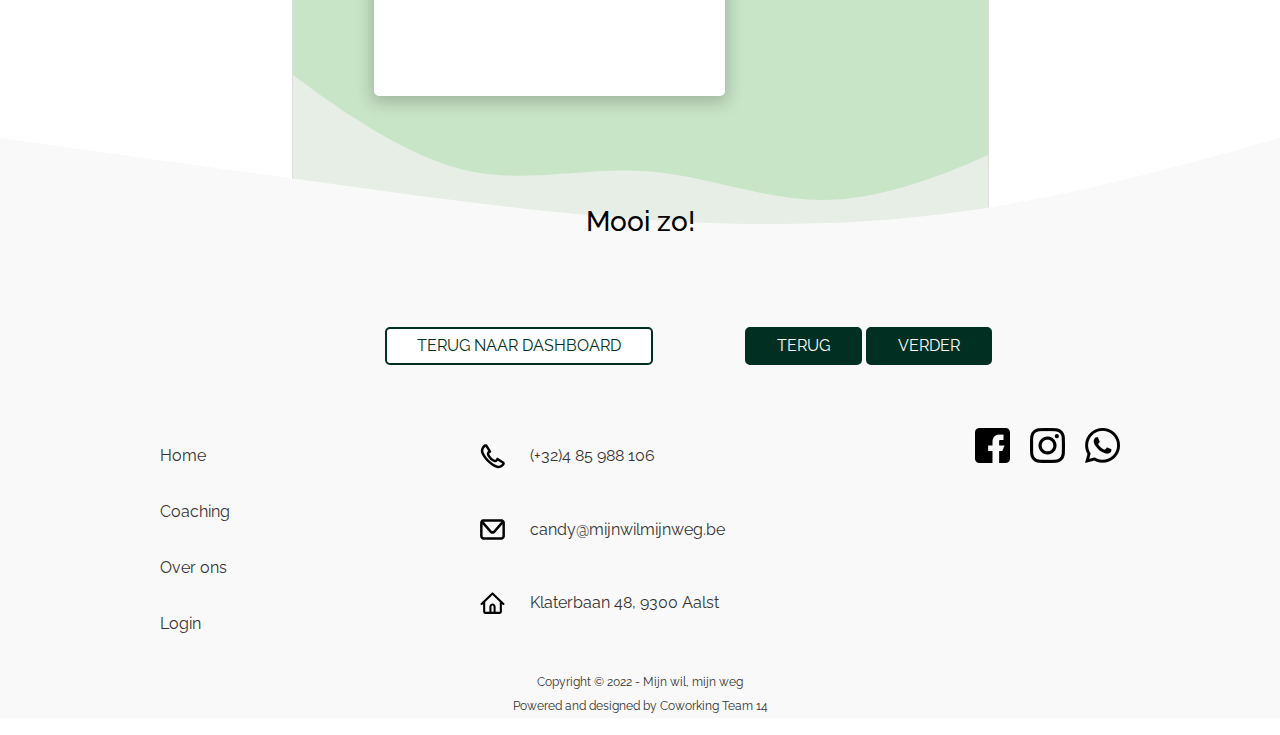
<file: vragenlijst2.html>
<!--auteur Kimberley Neyt-->
<!DOCTYPE html>
<html lang="en">
<head>
    <meta charset="UTF-8">
    <meta http-equiv="X-UA-Compatible" content="IE=edge">
    <meta name="viewport" content="width=device-width, initial-scale=1.0"> 
    <!--Stylesheet voor normalize en image replacement etc.-->
    <link rel="stylesheet" href="styles/normalize.css">
    <!--Hieronder hebben we de algemene stylesheet (kleurcodes, typografie etc) Bijna alles komt hier in-->
    <!--Hieronder is het de specifieke stylesheet voor de homepage-->
    <link rel="stylesheet" href="styles/vragenlijst.css">
    <link rel="stylesheet" href="styles/vragenlijst2.css">
    <link rel="stylesheet" href="styles/stylesheet.css">
    
    <link rel="preconnect" href="https://fonts.googleapis.com">
    <link rel="preconnect" href="https://fonts.gstatic.com" crossorigin>
    <link href="https://fonts.googleapis.com/css2?family=Raleway:ital,wght@0,100;0,200;0,300;0,400;0,500;0,600;0,700;0,800;0,900;1,100;1,200;1,300;1,400;1,500;1,600;1,700;1,800;1,900&display=swap" rel="stylesheet">
    <title>Mijn wil mijn weg - Online Coaching Traject - Candy Junius</title>
</head>
<body>

    <header>
        <div>
            <a href="#" class="nav-logo-link">
                <img src="./assets/logo-big.png" alt="logo" class="logo">
            </a>
            <nav>
                <a href="#mission-home" class="nav-link">Home</a>
                <a href="#coaching-home" class="nav-link">Coaching</a>
                <a href="#about-home" class="nav-link">Over ons</a>
                <a href="#contact-home" class="nav-link">Contact</a>
                <a href="" class="nav-link login">Login</a>
            </nav>
        </div>
    </header>

    <main id="main">
        <div class="progressiebar">
            <span class="progressie_background"></span>
        </div>

        <div class="wave1"></div>
        <div class="first"></div>
        <div class="wave2"></div>
        <div class="second"></div>

       <form action="#">
         <h2>Stap 2 : Ontspanningsactiviteiten </h2>
           <p>Schrijf nu minstens drie van je favoriete activiteiten om te ontspannen</p>
           <div>
            <label for="message">Activiteit 1</label>
            <textarea name="message" id="message" rows="5" cols="40"></textarea>
            <span class="message error"></span>
        </div>
        <div>
            <label for="message">Activiteit 2</label>
            <textarea name="message" id="message2" rows="5" cols="40"></textarea>
            <span class="message error"></span>
        </div>
        <div>
            <label for="message">Activiteit 3</label>
            <textarea name="message" id="message3" rows="5" cols="40"></textarea>
            <span class="message error"></span>
        </div>
        <div>
            <label for="message">Activiteit 4</label>
            <textarea name="message" id="message4" rows="5" cols="40"></textarea>
            <span class="message error"></span>
        </div>
        <div>
            <label for="message">Activiteit 5</label>
            <textarea name="message" id="message5" rows="5" cols="40"></textarea>
            <span class="message error"></span>
        </div>
       </form>

       <div class="wave3"></div>
       <div class="third"></div>
       <h2 class="bottomtext">Mooi zo!</h2>
       <div class="wave4"></div>
       <div class="forth"></div>

       <div class="alignbtn">
        <button class="open">TERUG NAAR DASHBOARD</button>
        <div class="alignbtn2">
            <button class="filled">TERUG</button>
            <button class="filled">VERDER</button>
        </div>
        </div>
    </main>
    <footer>
        <div class="vector-footer vector-four"></div>
        <div class="footer">
            <div class="top">
                <div class="left-footer">
                    <a href="#mission-home">Home</a>
                    <a href="#coaching-home">Coaching</a>
                    <a href="#about-home">Over ons</a>
                    <a href="#contact-home">Login</a>
                </div>
                <div class="mid-footer">
                    <div class="icons-text">
                        <img src="./assets/icons/phone-icon.svg" alt="icon phone footer" class="icon">
                        <p class="footer-text">(+32)4 85 988 106</p>
                    </div>
                    <div class="icons-text">
                        <img src="./assets/icons/mail-icon.svg" alt="icon mail footer" class="icon">
                        <p class="footer-text">candy@mijnwilmijnweg.be</p>
                    </div>
                    <div class="icons-text">
                        <img src="./assets/icons/home-icon.svg" alt="icon home footer" class="icon">
                        <p class="footer-text">Klaterbaan 48, 9300 Aalst</p>
                    </div>
                </div>
                <div class="socials">
                    <a href="https://www.facebook.com/Mijn-wil-mijn-weg-111542371351988/"><img src="./assets/icons/facebook-icon.png" alt="icon facebook footer" class="social-icon"></a>
                    <a href="https://www.instagram.com/explore/locations/111542371351988/mijn-wil-mijn-weg/"><img src="./assets/icons/instagram-icon.png" alt="icon instagram footer" class="social-icon"></a>
                    <a href="#"><img src="./assets/icons/whatsapp-icon.png" alt="icon whatsapp footer" class="social-icon"></a>
                </div>
            </div>
            <div class="bottom">
                <p class="light small">Copyright &copy; 2022 - Mijn wil, mijn weg</p>
                <p class="light small">Powered and designed by Coworking Team 14</p>
            </div>
        </div>
    </footer>
    <script src="/scripts/index.js"></script>
</body>
</html>
</file>
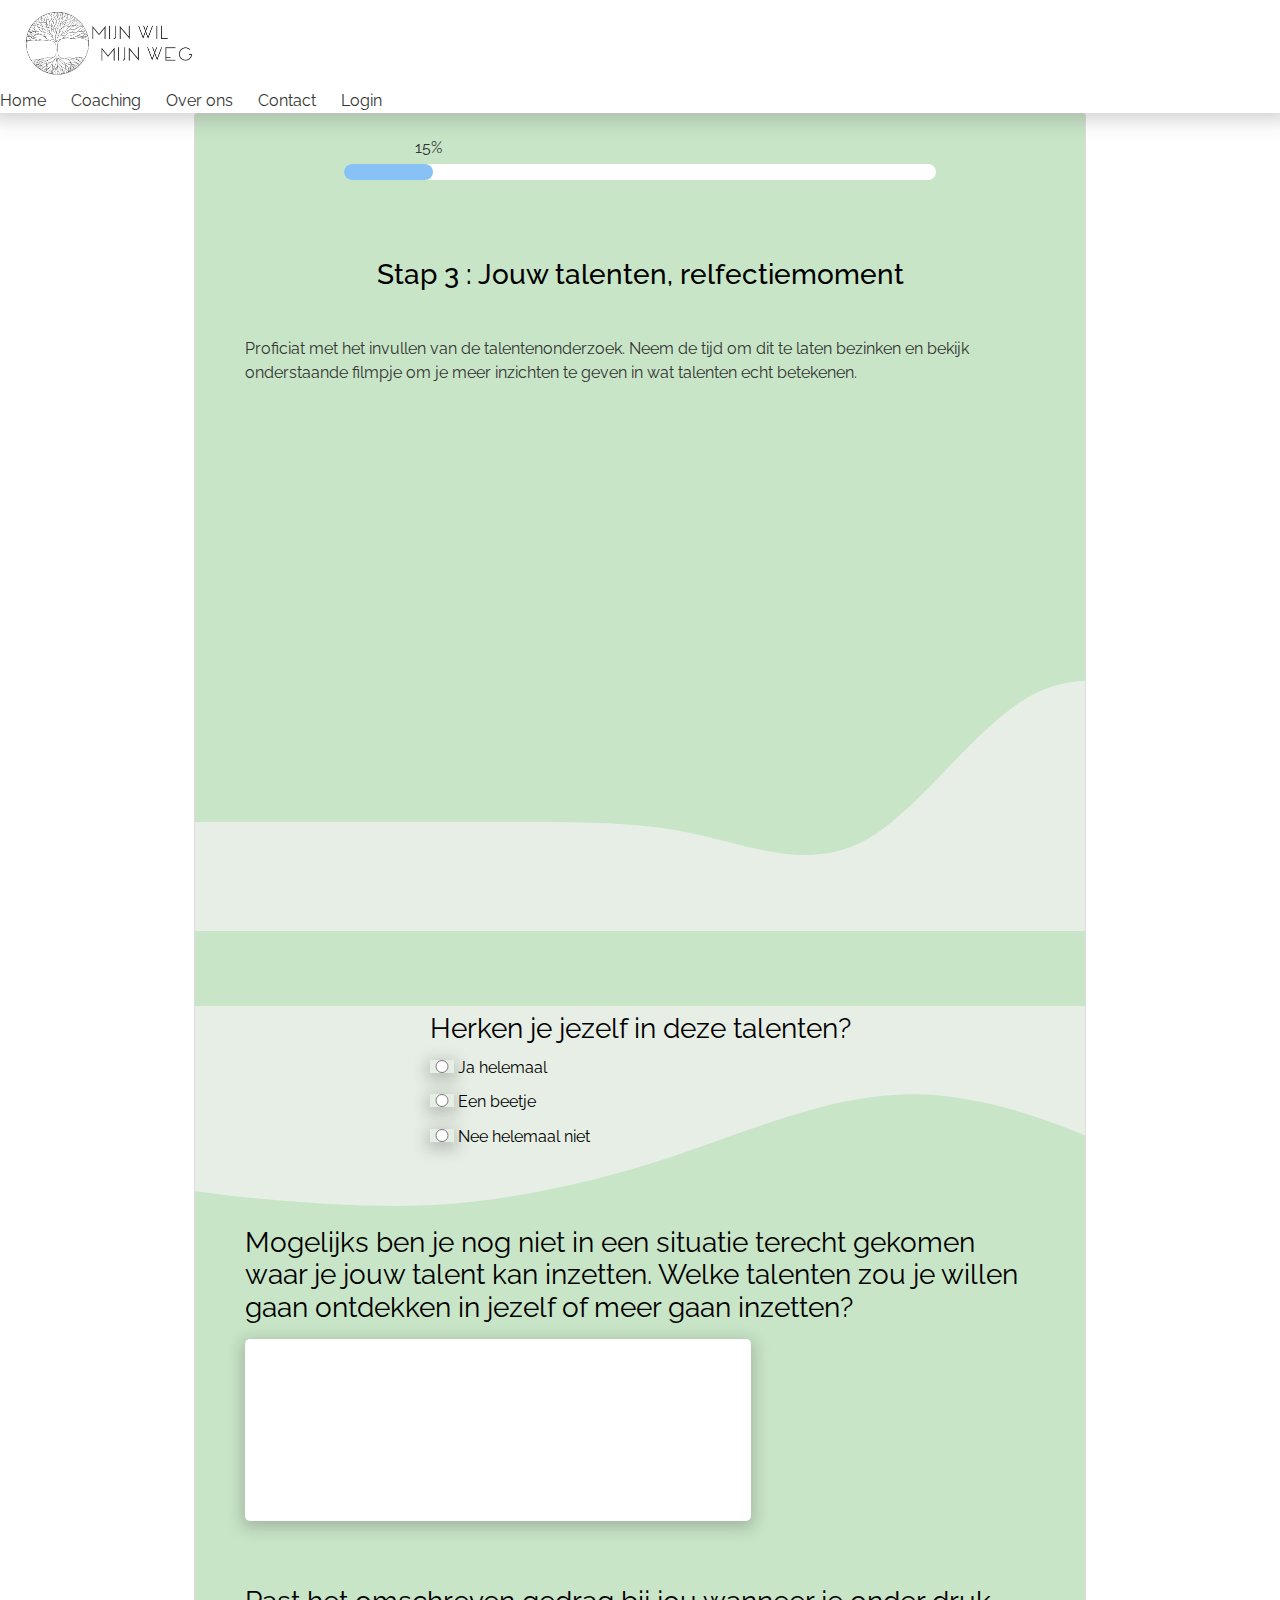
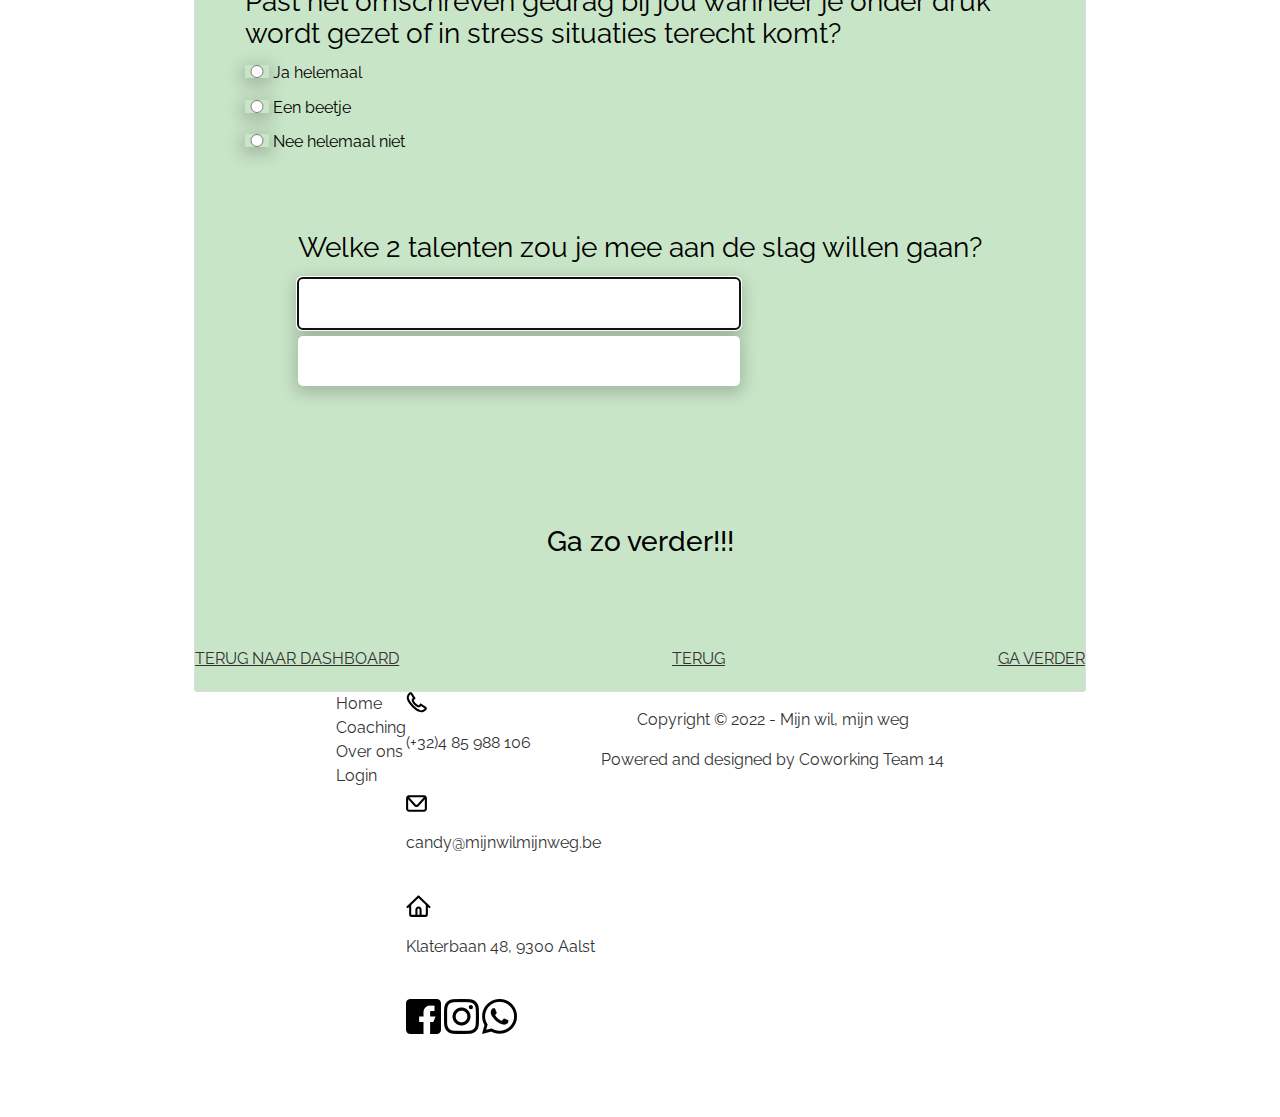
<file: vragenlijst3.html>
<!DOCTYPE html>
<html lang="en">
<head>
    <meta charset="UTF-8">
    <meta http-equiv="X-UA-Compatible" content="IE=edge">
    <meta name="viewport" content="width=device-width, initial-scale=1.0">
    <!--Stylesheet voor normalize en image replacement etc.-->
    <link rel="stylesheet" href="styles/normalize.css">
    <!--Hieronder hebben we de algemene stylesheet (kleurcodes, typografie etc) Bijna alles komt hier in-->
    <!--Hieronder is het de specifieke stylesheet voor de homepage-->
    <link rel="stylesheet" href="styles/vragenlijst.css">
    <link rel="stylesheet" href="styles/vragenlijst3.css">
    <link rel="stylesheet" href="styles/stylesheet.css">
    
    <link rel="preconnect" href="https://fonts.googleapis.com">
    <link rel="preconnect" href="https://fonts.gstatic.com" crossorigin>
    <link href="https://fonts.googleapis.com/css2?family=Raleway:ital,wght@0,100;0,200;0,300;0,400;0,500;0,600;0,700;0,800;0,900;1,100;1,200;1,300;1,400;1,500;1,600;1,700;1,800;1,900&display=swap" rel="stylesheet">
    <title>Mijn wil mijn weg - Online Coaching Traject - Candy Junius</title>
</head>
<body>

    <header>
        <img src="/assets/logo-big.png" alt="logo" class="logo">
        <nav>
            <a href="" class="nav-link">Home</a>
            <a href="" class="nav-link">Coaching</a>
            <a href="" class="nav-link">Over ons</a>
            <a href="" class="nav-link">Contact</a>
            <a href="" class="nav-link">Login</a>
        </nav>
    </header>
    <main id="main">
        <div class="progressiebar">
            <span class="progressie_background"></span>
        </div>

        <div class="wave1"></div>
        <div class="first"></div>
        <div class="wave2"></div>
        <div class="second"></div>
       <form action="#">
           <h2>Stap 3 : Jouw talenten, relfectiemoment</h2>
           <p>Proficiat met het invullen van de talentenonderzoek. 
            Neem de tijd om dit te laten bezinken en bekijk onderstaande filmpje om je meer inzichten te geven in wat talenten echt betekenen.</p>
           <iframe width="650" height="522" src="https://www.youtube.com/embed/vE19F4cAeFs" title="YouTube video player" frameborder="0" allow="accelerometer; autoplay; clipboard-write; encrypted-media; gyroscope; picture-in-picture" allowfullscreen></iframe>

           <div>
            <fieldset>
                <legend>Herken je jezelf in deze talenten?</legend>
                <ul>
                 <li>
                       <input type="radio" id="ja" name="talenten" value="ja" required > 
                       <label for="ja">Ja helemaal</label>
                </li>
                <li>
                 <input type="radio" id="beetje" name="talenten" value="beetje"> 
                 <label for="beetje">Een beetje</label>
                </li>

                <li>
                 <input type="radio" id="nee" name="talenten" value="nee"> 
                 <label for="nee">Nee helemaal niet</label>
                </li>
             </ul>
            </fieldset>
        </div>

        <div>
            <label for="message">Mogelijks ben je nog niet in een situatie terecht gekomen waar je jouw talent kan inzetten. Welke talenten zou je willen gaan ontdekken in jezelf of meer gaan inzetten?</label>
            <textarea name="message" id="message" rows="5" cols="40"></textarea>
            <span class="message error"></span>
        </div>

        <div>
            <fieldset>
                <legend>Past het omschreven gedrag bij jou wanneer je onder druk wordt gezet of in stress situaties terecht komt?</legend>
                <ul>
                 <li>
                       <input type="radio" id="ja" name="talenten" value="ja" required > 
                       <label for="ja">Ja helemaal</label>
                </li>
                <li>
                 <input type="radio" id="beetje" name="talenten" value="beetje"> 
                 <label for="beetje">Een beetje</label>
                </li>

                <li>
                 <input type="radio" id="nee" name="talenten" value="nee"> 
                 <label for="nee">Nee helemaal niet</label>
                </li>
             </ul>
            </fieldset>
        </div>

        <div>
            <label for="firstname">Welke 2 talenten zou je mee aan de slag willen gaan?</label>
            <input type="text" name="firstname" id="firstname" autocomplete="given-name" tabindex="0" required autofocus>
            <input type="text" name="firstname" id="firstname" autocomplete="given-name" tabindex="0" required autofocus>
        </div>

       </form>

       <h2 class="bottomtext">Ga zo verder!!!</h2>
       <div class="alignbtn">
        <a href="#" class="btn">TERUG NAAR DASHBOARD</a>
        <a href="#" class="btn2">TERUG</a>
        <a href="#" class="btn2">GA VERDER</a>
        </div>
    </main>
    <footer>
        <div class="left-footer">
            <a href="">Home</a>
            <a href="">Coaching</a>
            <a href="">Over ons</a>
            <a href="">Login</a>
        </div>
        <div class="mid-footer">
            <div class="icons-text">
                <img src="/assets/icons/phone-icon.svg" alt="icon phone footer" class="icon">
                <p class="footer-text">(+32)4 85 988 106</p>
            </div>
            <div class="icons-text">
                <img src="/assets/icons/mail-icon.svg" alt="icon mail footer" class="icon">
                <p class="footer-text">candy@mijnwilmijnweg.be</p>
            </div>
            <div class="icons-text">
                <img src="/assets/icons/home-icon.svg" alt="icon home footer" class="icon">
                <p class="footer-text">Klaterbaan 48, 9300 Aalst</p>
            </div>
            <div class="socials">
                <img src="/assets/icons/facebook-icon.png" alt="icon facebook footer" class="social-icon">
                <img src="/assets/icons/instagram-icon.png" alt="icon instagram footer" class="social-icon">
                <img src="/assets/icons/whatsapp-icon.png" alt="icon whatsapp footer" class="social-icon">
            </div>
        </div>
        <div class="bottom">
            <p class="light">Copyright &copy; 2022 - Mijn wil, mijn weg</p>
            <p class="light">Powered and designed by Coworking Team 14</p>
        </div>
    </footer>
    <script src="/scripts/index.js"></script>
</body>
</html>
</file>
<file: styles/common.css>
html {
   font-size: 62.5%;
}

body {
   margin: 0;
}

*, *::before, *::after {
   box-sizing: border-box;
}

.container {
   margin: 0 auto;
   padding: 0 1rem;
   max-width: 1280px;
}



/* ===========================================
   Helpers
   =========================================== */

.structural {
   position: absolute;
   left: -9999px;
}

.clearfix:after {
   content: "";
   display: table;
   clear: both;
}

.ir {
   display: block;
   background-size: 100%; 
   text-indent: 150%;
   white-space: nowrap;
   overflow: hidden;
}

.hidden {
   position: absolute !important;
   visibility: hidden !important;
   z-index: -1 !important;
}
</file>
<file: styles/stylesheet.css>
/* IN DE ROOT KAN JE VARIABELEN INSTELLEN, IS HANDIG VOOR KLEUR ETC */
/* CSS DOOR LORAN MAES */
:root{
    --primary: #333;
    --white: #ffffff;
    --darkgreen: #013022;
    --lightpastelgreen: #E6EEE5;
    --pastelgreen: #C8E5C7;
    --lightestpastelgreen: #E6FBE6;

    --linear-buy: linear-gradient(#FDFFFD, #F2F6EC);


    --white-shadow: rgba(255, 255, 255, 0.15);
    --darkgreen-shadow: rgb(1, 48, 34, 0.15);
    --dark-shadow: rgb(51, 51, 51, 0.25);
}

html{
    font-size: 62.5%;
    font-family: 'Raleway', 'Sans-Serif';
    scroll-behavior: smooth;
}

body{
    margin: 0;

    background: var(--white);
    overflow-x: hidden;

}


::-webkit-scrollbar {
    width: 1rem;
}
  
::-webkit-scrollbar-track {
    background: #f1f1f1;
}
   
::-webkit-scrollbar-thumb {
    background: #333;
    border-radius: 2.5rem; 
}
  
::-webkit-scrollbar-thumb:hover {
    background: #222; 
}

/* FONT SIZES INSTELLEN */
p, a{
    font-size: 1.6rem;
    color: var(--primary);
    line-height: 2.4rem;
}

p.small{
    font-size: 12px;
}

h3{
    font-size: 2.4rem;
    line-height: 3.6rem;
}

h2{
    font-size: 2.8rem;
    font-weight: 500;
    line-height: 4.2rem;
    margin-bottom: 0;
}

h1{
    font-size: 4.8rem;
    line-height: 7.2rem;
    margin: 0rem;
}

/* COMPONENTS */

a.button,
button{
    position: relative;
    z-index: 10;
    border: 2px solid var(--darkgreen);
    padding: 1rem 3rem;
    padding: .75rem 3rem;
    font-size: 16px;
    border-radius: .5rem;
    cursor: pointer;
    transition: 250ms;
    height: fit-content;
    width: fit-content;
    text-decoration: none;
    margin: 0 auto;
}

a.button:hover,
button:hover{
    box-shadow: 0 0 8px 8px var(--darkgreen-shadow);
    transition: 250ms;
}

a.button.filled,
button.filled{
    color: var(--white);
    background-color: var(--darkgreen);
}

button.open{
    color: var(--darkgreen);
    background-color: var(--white);
}

a.button.open,
button.open{
    color: var(--darkgreen);
}

p.subtitle{
    max-width: 500px;
}

form{
    display: flex;
    flex-direction: column;
    gap: 2.5rem;
    margin-top: 2rem;
    align-items: center;
    position: relative;
    z-index: 5;
}

form > label{
    position: relative;
    display: flex;
    justify-content: center;
    align-items: center;
    width: fit-content;
}

input, textarea{
    padding: 1.6rem;
    font-size: 1.6rem;
    border: none;
    width: 25rem;
    border-radius: .5rem;
    box-shadow: 0 4px 15px 3px var(--dark-shadow);
}

textarea{
    resize: none;
    width: 50rem;
    height: 15rem;
}

span.floating-label{
    position: absolute;
    left: 1.6rem;
    font-size: 1.6rem;
    opacity: .5;
    pointer-events: none;
    transition: 350ms all;
}

input:focus + .floating-label,
input:not(:focus):valid + .floating-label,
textarea:focus + .floating-label,
textarea:not(:focus):valid + .floating-label{
    transform: translateY(-1.4rem) translateX(-0.4rem);
    font-size: 10px;
    font-weight: 500;
    opacity: 1;
}

#message + span{
    left: 1.6rem;
    top: 1.6rem
}

/* HEADER */
header{
    box-shadow: 0 -5px 20px 10px var(--dark-shadow);
    position: relative;
    z-index: 5;
}

header > div{
    display: flex;
    align-items: center;
    justify-content: space-between;
    max-width: 1280px;
    margin: 0 auto;
}

header .logo{
    width: 20rem;
}

header nav{
    display: flex;
    gap: 2.5rem;
    align-items: center;
    padding-right: 2.5rem;
    position: relative;
}

header .nav-logo-link{
    display: flex;
    align-items: center;
}

header .nav-link:not(.nav-link.login)::after,
.left-footer a::after{
    content: '';
    position: absolute;
    left: 0;
    bottom: -.5rem;
    width: 0%;
    margin-left: 50%;
    height: 2px;
    background-color: var(--primary);
    border-radius: 5rem;
    opacity: 0;
    transition: all 250ms;
}

header .nav-link:not(.nav-link.login):hover::after,
.left-footer a:hover::after{
    width: 130%;
    margin-left: -15%;
    opacity: 1;
    transition: all 250ms;
}

header a.nav-link{
    text-decoration: none;
    position: relative;
}

header a.nav-link.login{
    border: 1px solid var(--primary);
    border-radius: .5rem;
    padding: .25rem 1rem;
    transition: 350ms;
}

header a.nav-link.login:hover{
    box-shadow: 0 0 5px 5px var(--dark-shadow);
    transition: 350ms;
}

#hamburger{
    visibility: hidden;
    position: absolute;
    z-index: -1;
}

/* FOOTER */
footer{
    display: flex;
    justify-content: center;
    position: relative;
}

.bottom{
    text-align: center;
}
.footer > div{
    max-width: 1280px;
    margin: 0 auto;
    padding: 0 1rem;
}

.footer .left-footer{
    display: flex;
}

.footer .left-footer a{
    margin-top: 1.6rem;
    margin-bottom: 1.6rem;
}

footer .footer{
    display: flex;
    justify-content: space-between;
    flex-direction: column;
    margin-top: 2.5rem;
    width: 100%;
}

.footer .top{
    display: flex;
    justify-content: space-between;
    gap: 25rem
}

.footer .top .mid-footer{
    display: flex;
    flex-direction: column;
}

.footer .top .mid-footer .icons-text{
    display: flex;
    align-items: center;
    justify-content: flex-start;
    gap: 2.5rem;
}

.footer .icons-text img{
    width: 2.5rem;
}

.footer .socials{
    display: flex;
    gap: 2rem;
    height: fit-content;
    justify-content: space-between;
}

.left-footer{
    display: flex;
    flex-direction: column;
}

.left-footer a{
    width: fit-content;
    text-decoration: none;
    position: relative;
}

.footer .bottom p{
    margin: 0;
}

/* ANIMATIONS */
.vector-footer{
    top: -80%;
    width: 100%;
    height: 30rem;
    position: absolute;
    z-index: 2;
}

.footer{
    position: relative;
    z-index: 5;
    background-color: #f9f9f9f9;
}

.vector-four{
    background-image: url(../assets/background/footer.svg);
    background-repeat: no-repeat;
    background-size: cover;
}

/* ANIMATIONS */

@media screen and (max-width: 650px) {
    /* HEADER STUFF */
    header nav{
        visibility: hidden;
        position: absolute;
        z-index: -1;
    }

    header div{
        display: flex;
        flex-direction: column;
        height: fit-content;
        align-items: center;
    }

    #hamburger.active + nav{
        position: relative;
        flex-direction: column;
        visibility: visible;

        z-index: 1;
        background-color: var(--white);
        padding-right: 0;
        margin: 0 auto;
        padding-bottom: 2rem;
    }

    #hamburger.active ~ main{
        padding-top: 20rem;
    }

    header{
        padding: 0 5rem;
        border-radius: 0 0 2rem 2rem;
    }

    #hamburger{
        height: 2.25rem;
        display: flex;
        flex-direction: column;
        justify-content: space-around; 
        visibility: visible;
        position: relative;
        z-index: 1;   
        margin-top: 2rem;
        margin-bottom: 2rem;
    }

    #hamburger span{
        background-color: var(--primary);
        width: 25px;
        height: 3px;
        border-radius: 1rem;
    }
}
</file>
<file: styles/homepage.css>
/* CSS DOOR LORAN MAES */

.container{
    display: flex;
    flex-direction: column;
    align-items: center;
}

#mission-home .subtitle{
    background: var(--white-shadow);
    padding: 1rem 4rem;
    border-radius: 1.5rem;
    box-shadow: 0 5px 12px 4px var(--dark-shadow);
}

.container.missie{
    height: 100%;
    justify-content: center;
}

.the-fold{
    background: url(../assets/img/homepage/background.png);
    background-size: cover;
    background-position: center;
    height: calc(100vh - 86.5px);
}

.the-fold, .second, .third{
    position: relative;
}

.second{
    height: 75rem;
}

.fourth{
    height: 50rem;
}

.third{
    height: 80rem;
}

.vector{
    bottom: -1rem;
    width: 100%;
    height: 45rem;
    position: absolute;
    z-index: 2;
}

.vector-one{
    background-image: url(../assets/background/homepage1.svg);
    background-repeat: no-repeat;
    background-size: cover;
}

.vector-two{
    background-image: url(../assets/background/homepage2.svg);
    background-repeat: no-repeat;
    background-size: cover;
    background-position: center;
}

.vector-three{
    background-image: url(../assets/background/homepage3.svg);
    background-repeat: no-repeat;
    background-size: cover;
}

.second{
    background-color: var(--lightpastelgreen);
    background-repeat: no-repeat;
}

.third{
    background-color: var(--pastelgreen);
    background-repeat: no-repeat;
}

.fourth{
    background-color: var(--lightestpastelgreen);
    background-repeat: no-repeat;
}

.container hr{
    height: 2px;
    width: 10rem;
    background: var(--primary);
    border: none;
}

.container#coaching-home,
.container#about-home{
    position: relative;
    z-index: 5;
}

.card-container{
    display: flex;
    max-width: 960px;
    width: 100%;
    margin-top: 2.5rem;
    justify-content: center;
    gap: 2.5rem;
}

.card{
    display: flex;
    flex-direction: column;
    justify-content: space-between;
    background-color: #ffffff;
    padding: 1.5rem;
    height: 40rem;
    width: fit-content;
    box-shadow: 0 5px 10px 3px var(--dark-shadow);
    border-radius: 1rem;
}

.card > ul{
    list-style: none;
    padding: 0;
}

.card button{
    margin-top: 1.5rem;
    align-self: center;
}

.card > ul > li{
    font-size: 14px;
    line-height: 25px;
}

.card .img-box{
    width: 25rem;
    height: 15rem;
    overflow: hidden;
    border-radius: 1rem;
}

.card .img-box img{
    width: 100%;
}

#about-home .card-container{
    margin-top: 6.5rem;
}

.card.card-coach > .img{
    display: flex;
    justify-content: center;
    width: 100%;
    border-radius: 50%;
}

.card.card-coach > .img > img{
    border-radius: 50%;
    width: 65%;
    box-shadow: 0 0 15px 3px var(--darkgreen-shadow);
}

.card-coach p.name{
    font-weight: 600;
    font-size: 2.4rem;
    width: fit-content;
    margin: 0 auto;
    margin-top: 0;
}

.card-coach.mid{
    transform: scale(1.2);
}

.card-coach.mid li:nth-last-child(1){
    font-weight: 500;
    text-shadow: var(--darkgreen-shadow);
    font-style: oblique;
}

@media screen and (max-width: 650px) {
    .card-container{
        flex-direction: column;
        align-items: center;
    }
    footer .footer{
        margin-top: 0;
        z-index: 1;
        padding: 0 4rem;
    }
    .second, .third, .fourth{
        height: fit-content;
    }
    .container.missie{
        height: fit-content;
    }
    .vector-one, .vector-four{
        visibility: hidden;
    }
    form{
        margin-bottom: 2.5rem;
    }
    .the-fold{
        z-index: 5;
        height: 30rem;
    }
    .footer .top{
        flex-direction: column;
        gap: 2.5rem;
        margin-bottom: 2.5rem;
    }
    .left-footer{
        flex-direction: row;
        justify-content: space-between;
    }
}
</file>
<file: styles/dashboard.css>
.svg {
    display: inline-block;
    position: absolute;
    top: 0;
    left: 0;
    z-index: -1;
}
.wave {
    display: inline-block;
    position: absolute;
    width: 100%;
    padding-bottom: 100%;
    vertical-align: middle;
    overflow: hidden;
    top: 0;
    left: 0;
}

.container-volbracht {
    background-color: #E6EEE5 ;
    padding: 10px ;
    border: 1px solid #013022;
  }

.container koptekst{
    text-align: center
}

.mid-main{
    text-align: center;
    position: relative;
    z-index: 5;
}

.right-main{
    text-align: right;
}

.container-gebleven{
    align-items: center;
    outline-style: solid;
    outline-width: .5em;
    color: #013022;
    
}

.p-gebleven{
    text-align: right;

.container{
    display: flex;
}
</file>
<file: styles/afrekenen.css>
/* CSS DOOR LORAN MAES */
main{
    position: relative;
    z-index: 5;
    margin-bottom: 10rem;
    background-color: var(--linear-buy);
}

main .container{
    display: flex;
    justify-content: space-evenly;
    gap: 2.5rem;
}

main .right{
    position: relative;
}

main .card{
    background-image: url(../assets/img/buying/undraw_credit_card_re_blml.svg);
    background-size: 75%;
    background-repeat: no-repeat;
    background-position: center;
    background-position-y: 15rem;
    margin-top: 10rem;
    background-color: var(--white);
    padding: 1rem;
    height: 25rem;
    box-shadow: 0 5px 15px 4px var(--dark-shadow);
    border-radius: 1.2rem;
}

main .card hr{
    width: 25%;
    border: 1px solid var(--primary);
    margin-bottom: 2.5rem;
}

main .card li{
    font-size: 16px;
}

main .card ul{
    margin: 0;
    padding: 0;
    list-style: inside;
}

main .card p.bold.total{
    font-weight: 700;
}

main h2{
    font-weight: 600;
    margin-bottom: 0;
}

main .left h2 + p {
    margin: 0;
}

form{
    align-items: flex-start;
}

form div{
    display: flex;
    flex-direction: column;
}

form fieldset{
    border: none;
    display: flex;
    flex-direction: column;
    gap: 1rem;
    padding-left: 0;
    margin-left: 0;
    margin-bottom: 2.5rem;
}

fieldset legend{
    margin-bottom: 1rem;
    font-size: 1.8rem;
    font-weight: 500;
}

label{
    font-size: 1.6rem;
    font-weight: 500;
}

fieldset label[for=man],
fieldset label[for=vrouw]{
    display: flex;
    flex-direction: row-reverse;
    justify-content: flex-end;
    gap: 1.5rem;
}
fieldset label{
    font-size: 1.4rem;
}

fieldset input[type=radio]{
    box-shadow: none;
    width: fit-content;
}

@media screen and (max-width: 650px){
    main .container{
        flex-direction: column;
    }

    .card{
        width: 25rem;
    }

    form a.button{
        margin: 0;
    }
    /* HEADER STUFF */
    header nav{
        visibility: hidden;
        position: absolute;
        z-index: -1;
    }

    header div{
        display: flex;
        flex-direction: column;
        height: fit-content;
        align-items: center;
    }

    #hamburger.active + nav{
        position: relative;
        flex-direction: column;
        visibility: visible;

        z-index: 1;
        background-color: var(--white);
        padding-right: 0;
        margin: 0 auto;
        padding-bottom: 2rem;
    }

    #hamburger.active ~ main{
        padding-top: 20rem;
    }

    header{
        padding: 0 5rem;
        border-radius: 0 0 2rem 2rem;
    }

    #hamburger{
        height: 2.25rem;
        display: flex;
        flex-direction: column;
        justify-content: space-around; 
        visibility: visible;
        position: relative;
        z-index: 1;   
        margin-top: 2rem;
        margin-bottom: 2rem;
    }

    #hamburger span{
        background-color: var(--primary);
        width: 25px;
        height: 3px;
        border-radius: 1rem;
    }
}
</file>
<file: styles/kooppaginas.css>
/* CSS DOOR LORAN MAES */
main{
    position: relative;
    background-color: var(--linear-buy);
}

.container{
    display: flex;
    flex-direction: column;
    gap: 15rem
}

.vector{
    width: 100%;
    height: 50rem;
    position: absolute;
    z-index: 2;
    background-repeat: no-repeat;
    background-size: cover;
    background-position: center;
}

footer{
    z-index: 2;
}

.vector-one{
    top: 40rem;
    background-image: url(../assets/background/kooppagina/first.svg);
}
.vector-two{
    top: 115rem;
    background-image: url(../assets/background/kooppagina/second.svg);
}

.filling{
    position: absolute;
    width: 100%;
}

.filling-one{
    background-color: var(--lightestpastelgreen);
    top: 80rem;
    height: 40rem;
}

.fold, .box-information{
    position: relative;
    z-index: 5;
    display: flex;
    flex-direction: column;
}

.box-information{
    margin-bottom: 12.5rem;
}

.fold h1{
    font-weight: 600;
    margin-bottom: .5rem;
}

.fold h2{
    margin-top: 0rem;
}

.fold h3{
    font-weight: 400;
    margin-bottom: 1.5rem;
    margin-top: 0;
}

.top-fold{
    display: flex;
    justify-content: space-between;
    gap: 5vw;
    padding: clamp(1rem, 8vw, 4rem)
}

.container .fold hr{
    width: 10%;
    border: 1px solid var(--primary);
    border-radius: 5rem;
}

.top-fold .img-big{
    background-image: url(../assets/img/box-coaching.png);
    background-size: cover;
    background-position: center;
    width: 40vw;
    height: 32.5vh;
    border-radius: 1rem;
    box-shadow: 0 4px 15px 4px var(--dark-shadow);
}

.info-package .other-option{
    display: flex;
    gap: 1.5rem;
    align-items: flex-start;
    text-decoration: none;
}

.info-package .other-option img,
.info-package .other-option div>p{
    transition: all 250ms;
}

.info-package .other-option:hover img{
    box-shadow: 0 0 10px 5px var(--dark-shadow);
    transition: 250ms;
}

.info-package .other-option:hover div>p{
    text-decoration: underline;
    transition: 250ms;
}

.other-option + a.button{
    display: block;
    margin: 0;
    margin-top: 1.5rem
}

.info-package .other-option p.title-other{
    margin-top: 0;
    margin-bottom: 0;
}

.info-package .other-option p.price-other{
    margin-top: 0;
}

.info-package .other-option img{
    width: 10rem;
    height: min-content;
    border-radius: 1rem;
    box-shadow: 0 2px 10px 2px var(--dark-shadow);
}

.fold .bottom-fold{
    max-width: 650px;
    margin: 0 auto;
}

.bottom-fold h2{
    text-align: center;
    display: block;
    position: relative;
}

.bottom-fold h2::after{
    position: absolute;
    content: '';
    background-image: url(../assets/icons/arrow.svg);
    width: 3.5rem;
    height: 2rem;
    bottom: -2.5rem;
    left: 50%;
    background-repeat: no-repeat;
}

.box-information .box-short ul li{
    font-size: 1.6rem;
}

.box-short{
    margin-bottom: 7.5rem;
}

.box-information{
    gap: 3rem
}

.box-information .box-card{
    display: flex;
    gap: 2.5rem;
    justify-content: space-between;
}

.box-information .box-card.alternate{
    display: flex;
    flex-direction: row-reverse;
}

.box-card hr{
    width: 15%;
    border: 1px solid var(--primary);
    margin-left: 2.5rem;
}

.box-information .box-card p.extra{
    max-width: 650px;
}

.box-information h2{
    margin-top: 0;
}

@media screen and (max-width: 650px){
    .top-fold{
        flex-direction: column;
        align-items: center;
    }
    .top-fold .img-big{
        height: 12rem;
    }
    h1{
        font-size: 42px;
    }
    .box-card, .box-information .box-card.alternate{
        flex-direction: column;
    }
    .vector-footer{
        top: -30%
    }
    footer .footer{
        margin-top: 0;
        z-index: 1;
        padding: 0 4rem;
        z-index: 5;
    }
    .footer .top{
        flex-direction: column;
        gap: 2.5rem;
        margin-bottom: 2.5rem;
    }
    .left-footer{
        flex-direction: row;
        justify-content: space-between;
    }
}
</file>
<file: styles/missie.css>
main{
    text-align: center;
    margin: 12rem;
}

body{
    background-color: white;
    
}

section{
    display: flex;
    margin-top: 12rem;
    gap : 20%;
}

h1{
    text-align: center;
}
h2{
    margin-top: 9%;
    width: 70%;
}

p{
    margin: 5% 10%;
   
}
.btn-margin{
    margin-top: 10%;
}

.wave1{
    position: absolute;
    background-image: url(../assets/background/vectormissie.svg);
    background-size: cover;
    background-repeat: no-repeat;
    background-position: left;
    height: 40rem;
    width: 100%;
    bottom: -100%;
    z-index: -1;
    margin-left: -12rem;
}
.wave2{
    position: absolute;
    background-image: url(../assets/background/vectormissie2.svg);
    background-size: cover;
    background-repeat: no-repeat;
    background-position: left;
    height: 50rem;
    width: 100%;
    margin-top: 35rem;
    bottom: -150%;
    z-index: -1;
    margin-left: -12rem;

}

.wave3{
    position: absolute;
    background-image: url(../assets/background/vectormissie4.svg);
    background-size: cover;
    background-repeat: no-repeat;
    background-position: left;
    height: 50rem;
    width: 100%;
    margin-top: 35rem;
    top: -35.5%;
    z-index: -1;
    margin-left: -12rem;

}

.wave4{
    position: absolute;
    background-image: url(../assets/background/missievector3.svg);
    background-size: cover;
    background-repeat: no-repeat;
    background-position: left;
    height: 35rem;
    width: 100%;
    margin-top: 35rem;
    top: 25%;
    z-index: -3;
    margin-left: -12rem;
}



footer{
    z-index: 2;
}
</file>
<file: styles/vragenlijst.css>
:root{
    --color-section: #C8E5C7;
    --button-color: #013022;
    --border-radius: 3px;
    --progressie: #88C1F6;
    --first: #E6EEE5;
}

main#main{
    background-color: var(--color-section);
    margin : 0 auto;
    width: fit-content;
    border: 1px solid #ddd;
    border-radius: var(--border-radius);
    position: relative;
}

.progressiebar{
    display: flex;
    justify-content: center;
    height: 1.6rem;
    margin-bottom: -10%;
}


.progressiebar span.progressie_background{
    position: relative;
    height: 100%;
    width: 75%;
    background-color: rgb(255, 255, 255);
    border-radius: 5rem;
}

span.progressie_background::before{
    position: absolute;
    content: '15%';
    width: fit-content;
    height: fit-content;
    color: #333;
    font-size: 16px;
    margin-top: -2.5rem;
    margin-left: 12%;
}

span.progressie_background::after{
    position: absolute;
    content: "";
    background-color: var(--progressie);
    height: 100%;
    border-radius: 5rem;
    width: 15%;
}

h2{
    font-size: 2.8rem;
    font-weight: 500;
    margin-bottom: 1.25em;
}

label{
    display: block;
    font-size: 2.8rem;
    margin-bottom: 0.5em;
}

input{
    border: 1px solid #ccc;
    font-size : 1.6rem;
    padding: 0.75em;
    width: 90%;
    width: calc(100% - 1.5em);
    }


div{
    margin-bottom: 1.75em;
}

textarea{
    resize: none;
}

form{
    z-index: 5;
}

form, .progressiebar{
    position: relative;
    padding: clamp(2rem, 12vw, 5rem)
}

.alignbtn{
    margin-top: 4em;
    display: flex;
    justify-content: space-between;
    margin-bottom: 2rem;
}

.bottomtext{
    text-align: center;
    margin-top: 3.8rem;
    margin-bottom: 3em;
}

main > .wave1{
    position: absolute;
    background-image: url(../assets/background/vraaglijstwave1.svg);
    background-size: cover;
    background-repeat: no-repeat;
    background-position: left;
    height: 25rem;
    width: 100% ;
    margin-top: 35rem;
    top: 10%;
}


main > .wave2{
    position: absolute;
    background-image: url(../assets/background/vraaglijstwave2.svg);
    background-size: cover;
    background-repeat: no-repeat;
    background-position: left;
    height: 20rem;
    width: 100% ;
    top: 41%;
}

main > .wave3{
    position: absolute;
    background-image: url(../assets/background/vraaglijstwave3.svg);
    background-size: cover;
    background-repeat: no-repeat;
    background-position: left;
    height: 15rem;
    width: 100% ;
    margin-bottom: 20%;
    bottom: 2%;

}

main > .wave4{
    position: absolute;
    background-image: url(../assets/background/vraaglijstwave4.svg);
    background-size: cover;
    background-repeat: no-repeat;
    background-position: left;
    
    height: 16rem;
    width: 100% ;
    margin-bottom: 10%;
    bottom: -2.5%;

}

@media(max-width:990px){
    body{
        width: max-content;
    }
}
</file>
<file: styles/vragenlijst1.css>
body{
    background-image: url("https://static.vecteezy.com/system/resources/previews/002/073/831/large_2x/blurred-nature-park-background-free-photo.jpg");
    background-repeat: no-repeat;
    background-position: center center;
    background-attachment: fixed;
}


textarea {
    display: block;
    width: 100%;
    max-width: 60%;
    height: 15rem;
    border: none;
    padding: 1.6rem;
    border-radius: .3rem;
    margin-top: 1.6rem;
    font-size: 16px;
}


h2.bottomtext, .alignbtn{
    position: relative;
    z-index: 5;
}

@media (max-width:990px) {
    body{
        max-width: 100%;
    }

    header,footer{
        max-width: 100%;
    }

    footer{
        position: absolute;
        height:auto;
    }

    main#main{
        margin:0%;
        width:100%;
    }
    
}
</file>
<file: styles/vragenlijst2.css>
body{
    background-image: url("https://static.vecteezy.com/system/resources/previews/002/073/831/large_2x/blurred-nature-park-background-free-photo.jpg");
    background-repeat: no-repeat;
    background-position: center center;
    background-attachment: fixed;
    
}

textarea {
    display: block;
    width: 100%;
    max-width: 60%;
    height: 15rem;
    border: none;
    padding: 1.6rem;
    border-radius: .3rem;
    margin-top: 1.6rem;
    font-size: 16px;

}

main#main{
    width: 69.5rem;
}

.alignbtn2{
    display: flex;
    flex-direction: row;
    align-items: center;
    justify-content: space-evenly;
    
}

.filled{
    margin-right: 2%;
}

h2.bottomtext, .alignbtn{
    position: relative;
    z-index: 5;
}
</file>
<file: styles/vragenlijst3.css>
body{
    background-image: url("https://static.vecteezy.com/system/resources/previews/002/073/831/large_2x/blurred-nature-park-background-free-photo.jpg");
    background-repeat: no-repeat;
    background-position: center center;
    background-attachment: fixed;

}

fieldset > ul{
    padding: 0;
    list-style: none;
    margin: 0;
    font-size: 1.6rem;

}

main#main{
    width: 69.5%;
}




div{
    margin-bottom: 4em;
}

fieldset{
    border: 0;
    margin: 0;
    padding: 0;

}

label, legend{
    display: block;
    font-size: 2.8rem;
    margin-bottom: 0.5em;
}

input[type=radio]{
    width:1.5em;
    cursor: pointer;
}

input[type=radio] + label{
    display: inline;
    font-size: 1em;
    font-weight: normal;
    cursor: pointer;
}


fieldset ul li {
    margin-bottom: 1em;
}

textarea {
    display: block;
    width: 100%;
    max-width: 60%;
    height: 15rem;
    padding: .75em;
    border: 2px solid #E6EEE5;
    border-radius: .3rem;
    margin-top: 1.5rem;
    font-size: 16px;
}

input[type=text]{
    width: 100%;
    max-width: 60%;
    margin-bottom: 1%;
}

iframe{
    margin-bottom: 4em;
}
</file>
